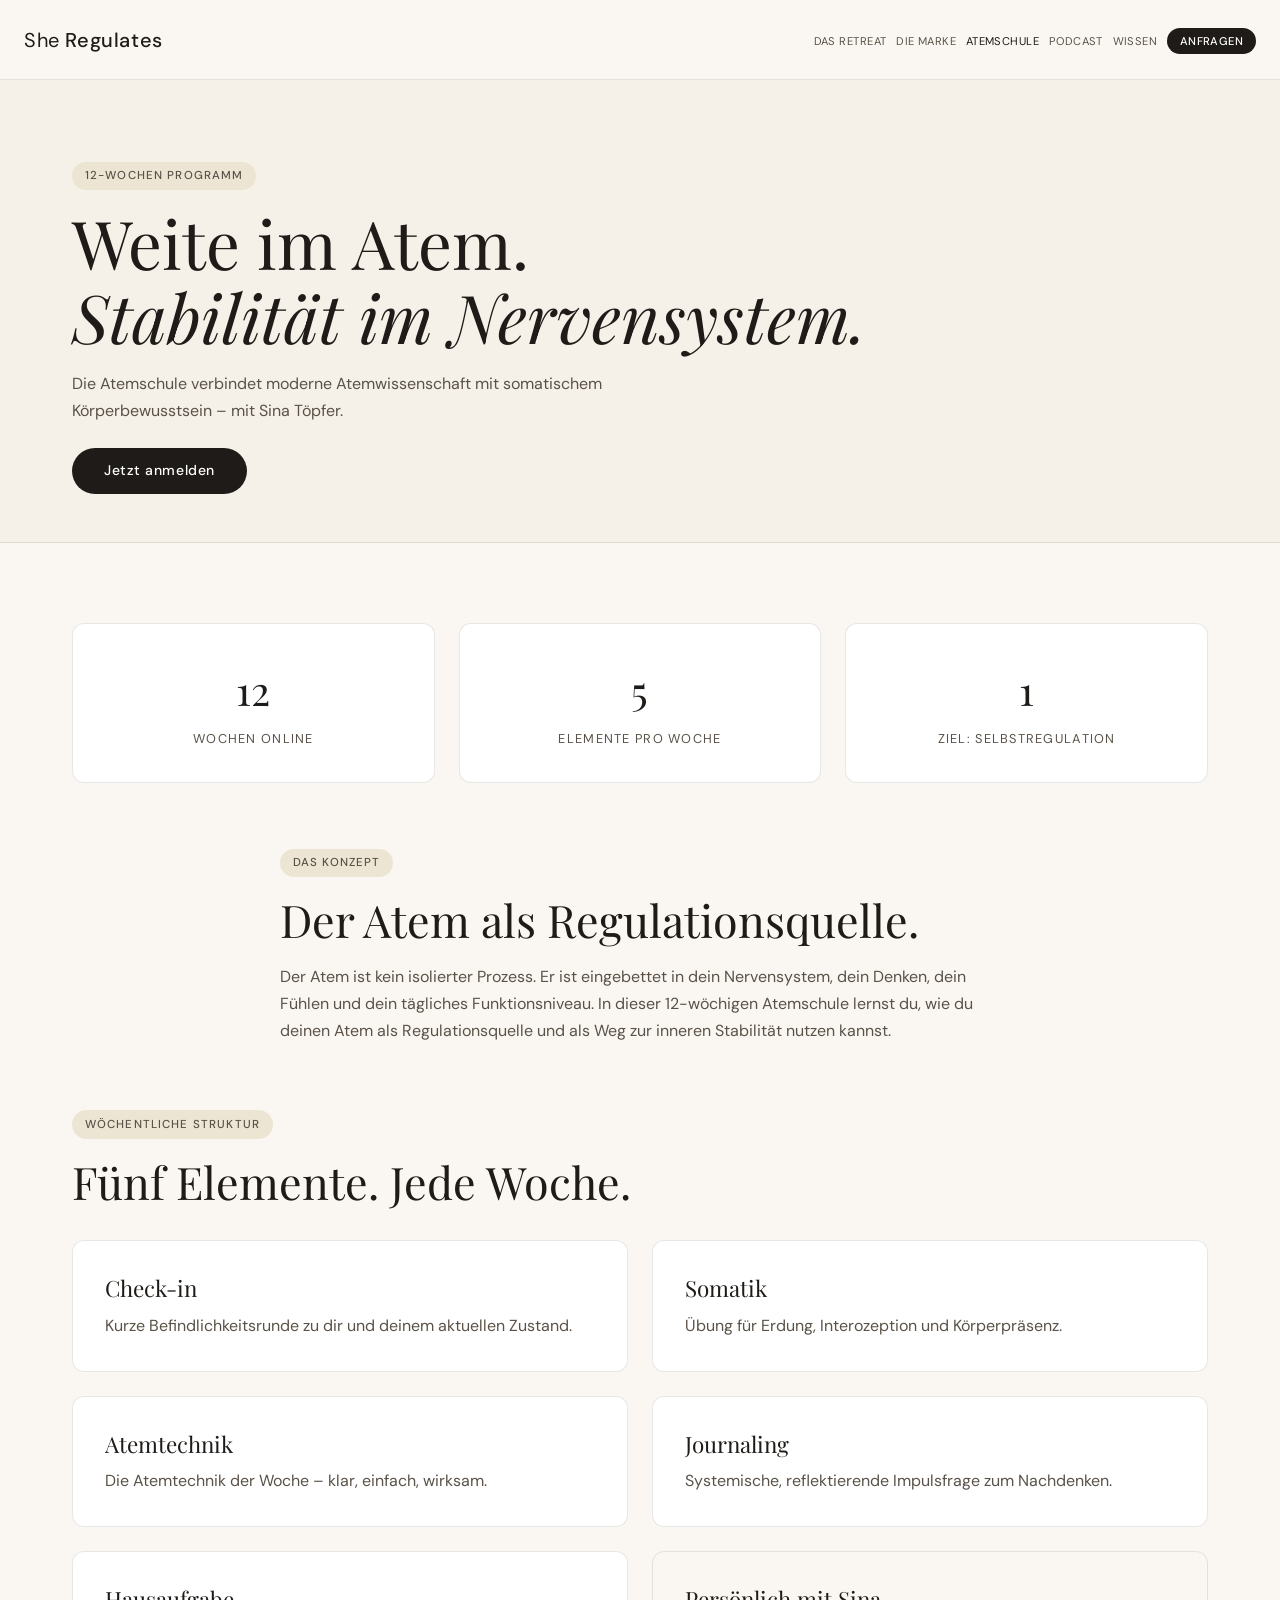
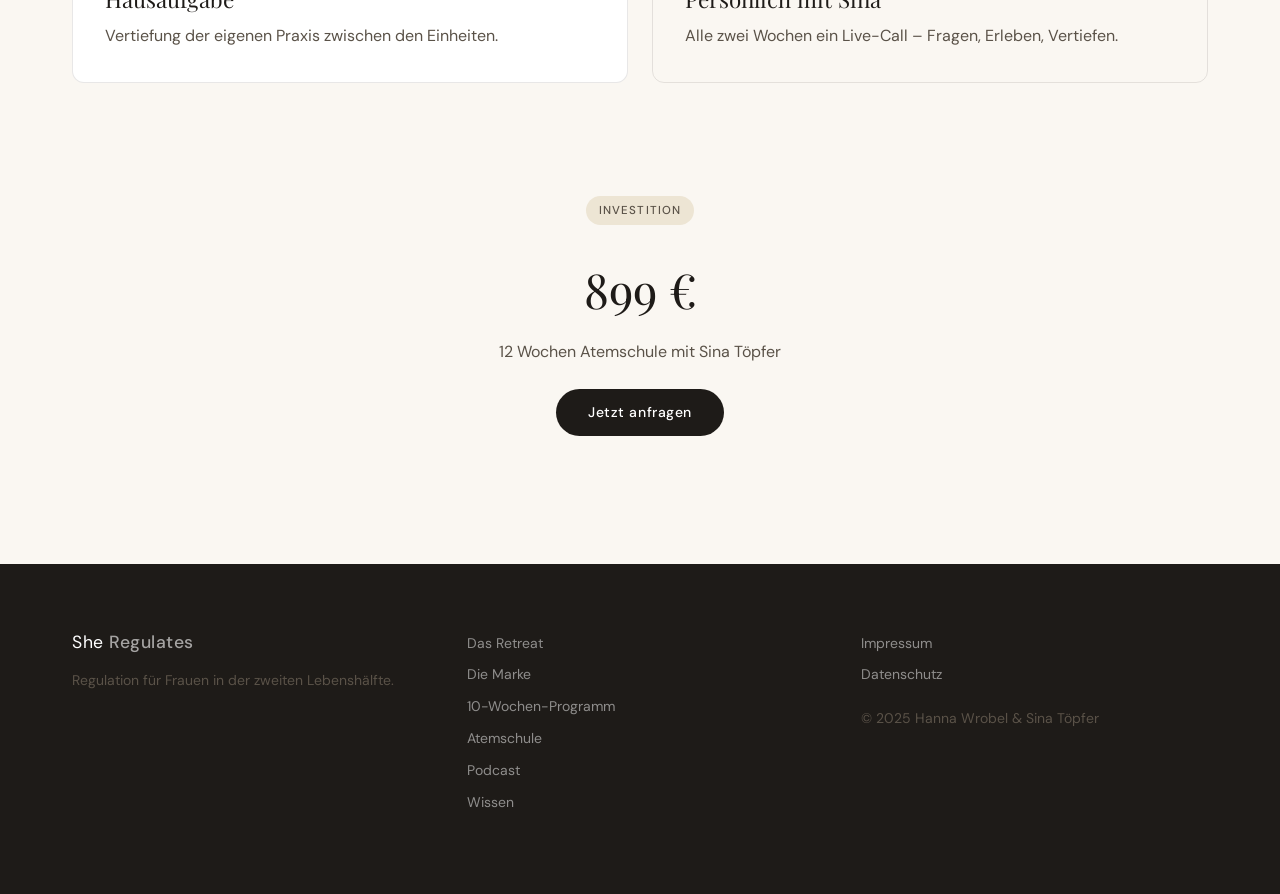
<file: atemschule.html>
<!DOCTYPE html>
<html lang="de">
<head>
<meta charset="UTF-8">
<meta name="viewport" content="width=device-width, initial-scale=1.0">
<title>Atemschule – She Regulates</title>
<link rel="preconnect" href="https://fonts.googleapis.com">
<link href="https://fonts.googleapis.com/css2?family=Playfair+Display:ital,wght@0,300;0,400;0,500;1,300;1,400&family=DM+Sans:wght@300;400;500&display=swap" rel="stylesheet">
<link rel="stylesheet" href="style.css">
</head>
<body>
<nav id="navbar">
  <div class="nav-inner">
    <a href="index.html" class="logo">She <span>Regulates</span></a>
    <ul class="nav-links">
      <li><a href="index.html">Das Retreat</a></li>
      <li><a href="marke.html">Die Marke</a></li>
      <li><a href="atemschule.html" class="active">Atemschule</a></li>
      <li><a href="podcast.html">Podcast</a></li>
      <li><a href="wissen.html">Wissen</a></li>
      <li><a href="index.html#anfragen" class="nav-cta">Anfragen</a></li>
    </ul>
    <button class="hamburger" id="hamburger" aria-label="Menü"><span></span><span></span><span></span></button>
  </div>
</nav>
<div class="mobile-menu" id="mobileMenu">  <a href="index.html">Das Retreat</a>  <a href="marke.html">Die Marke</a>  <a href="retreat-programm.html">Programm</a>  <a href="body-reset.html">Body Reset Code</a>  <a href="atemschule.html">Atemschule</a>  <a href="team.html">Das Team</a>  <a href="podcast.html">Podcast</a>  <a href="wissen.html">Wissen</a>  <a href="index.html#anfragen" class="btn btn-primary" style="margin-top:1rem">Anfragen</a></div>
<div class="page-hero"><div class="container"><span class="tag">12-Wochen Programm</span><h1>Weite im Atem.<br><em>Stabilität im Nervensystem.</em></h1><p style="max-width:560px;margin-top:1rem">Die Atemschule verbindet moderne Atemwissenschaft mit somatischem Körperbewusstsein – mit Sina Töpfer.</p><a href="index.html#anfragen" class="btn btn-primary" style="margin-top:1.5rem">Jetzt anmelden</a></div></div>
<section class="section"><div class="container">
  <div style="display:grid;grid-template-columns:1fr 1fr 1fr;gap:1.5rem;margin-bottom:4rem">
    <div class="card" style="text-align:center"><div style="font-size:2.5rem;font-family:var(--heading);font-weight:300;color:var(--text)">12</div><div style="font-size:.8rem;text-transform:uppercase;letter-spacing:.1em;color:var(--text-mid);margin-top:.25rem">Wochen Online</div></div>
    <div class="card" style="text-align:center"><div style="font-size:2.5rem;font-family:var(--heading);font-weight:300;color:var(--text)">5</div><div style="font-size:.8rem;text-transform:uppercase;letter-spacing:.1em;color:var(--text-mid);margin-top:.25rem">Elemente pro Woche</div></div>
    <div class="card" style="text-align:center"><div style="font-size:2.5rem;font-family:var(--heading);font-weight:300;color:var(--text)">1</div><div style="font-size:.8rem;text-transform:uppercase;letter-spacing:.1em;color:var(--text-mid);margin-top:.25rem">Ziel: Selbstregulation</div></div>
  </div>
  <div style="max-width:720px;margin:0 auto 4rem"><span class="tag">Das Konzept</span><h2>Der Atem als Regulationsquelle.</h2><p style="margin-top:1rem">Der Atem ist kein isolierter Prozess. Er ist eingebettet in dein Nervensystem, dein Denken, dein Fühlen und dein tägliches Funktionsniveau. In dieser 12-wöchigen Atemschule lernst du, wie du deinen Atem als Regulationsquelle und als Weg zur inneren Stabilität nutzen kannst.</p></div>
  <span class="tag">Wöchentliche Struktur</span><h2 style="margin-bottom:2rem">Fünf Elemente. Jede Woche.</h2>
  <div class="card-grid card-grid-2" style="margin-bottom:4rem">
    <div class="card"><h3>Check-in</h3><p style="margin-top:.5rem">Kurze Befindlichkeitsrunde zu dir und deinem aktuellen Zustand.</p></div>
    <div class="card"><h3>Somatik</h3><p style="margin-top:.5rem">Übung für Erdung, Interozeption und Körperpräsenz.</p></div>
    <div class="card"><h3>Atemtechnik</h3><p style="margin-top:.5rem">Die Atemtechnik der Woche – klar, einfach, wirksam.</p></div>
    <div class="card"><h3>Journaling</h3><p style="margin-top:.5rem">Systemische, reflektierende Impulsfrage zum Nachdenken.</p></div>
    <div class="card"><h3>Hausaufgabe</h3><p style="margin-top:.5rem">Vertiefung der eigenen Praxis zwischen den Einheiten.</p></div>
    <div class="card" style="background:var(--cream-dark)"><h3>Persönlich mit Sina</h3><p style="margin-top:.5rem">Alle zwei Wochen ein Live-Call – Fragen, Erleben, Vertiefen.</p></div>
  </div>
  <div style="text-align:center;background:var(--cream-dark);padding:3rem;border-radius:var(--radius)">
    <span class="tag">Investition</span>
    <div style="font-size:3rem;font-family:var(--heading);font-weight:300;margin:.5rem 0">899 €</div>
    <p>12 Wochen Atemschule mit Sina Töpfer</p>
    <a href="index.html#anfragen" class="btn btn-primary" style="margin-top:1.5rem">Jetzt anfragen</a>
  </div>
</div></section>
<footer><div class="container"><div class="footer-inner"><div><a href="index.html" class="logo">She <span>Regulates</span></a><p>Regulation für Frauen in der zweiten Lebenshälfte.</p></div><div class="footer-links"><a href="index.html">Das Retreat</a><a href="marke.html">Die Marke</a><a href="programm.html">10-Wochen-Programm</a><a href="atemschule.html">Atemschule</a><a href="podcast.html">Podcast</a><a href="wissen.html">Wissen</a></div><div class="footer-legal"><a href="impressum.html">Impressum</a><a href="datenschutz.html">Datenschutz</a><p style="margin-top:.75rem">© 2025 Hanna Wrobel &amp; Sina Töpfer</p></div></div></div></footer>
<script>
  const nb=document.getElementById('navbar');
  window.addEventListener('scroll',()=>nb.classList.toggle('scrolled',window.scrollY>40));
  const hb=document.getElementById('hamburger'),mm=document.getElementById('mobileMenu');
  hb.addEventListener('click',()=>{mm.classList.toggle('open');hb.classList.toggle('open');});
  mm.querySelectorAll('a').forEach(a=>a.addEventListener('click',()=>{mm.classList.remove('open');hb.classList.remove('open');}));
  
</script></body></html>
</file>
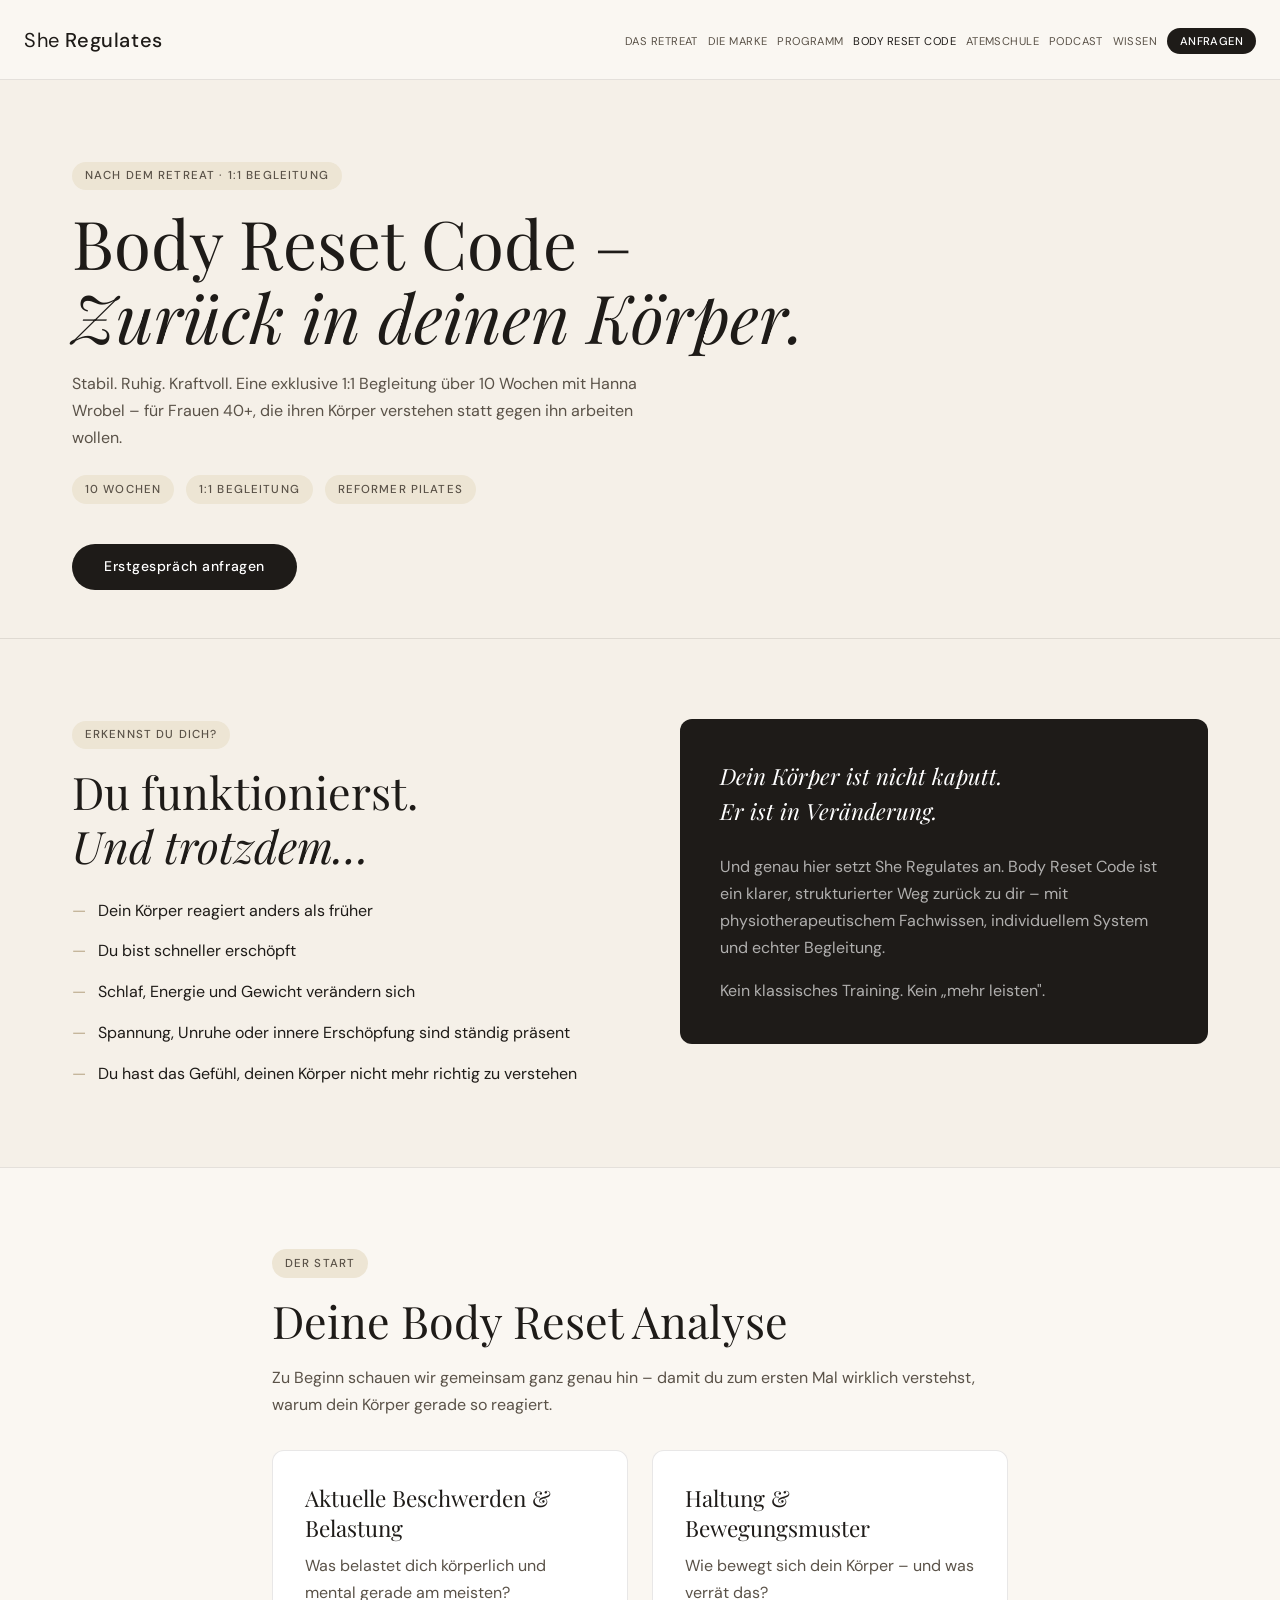
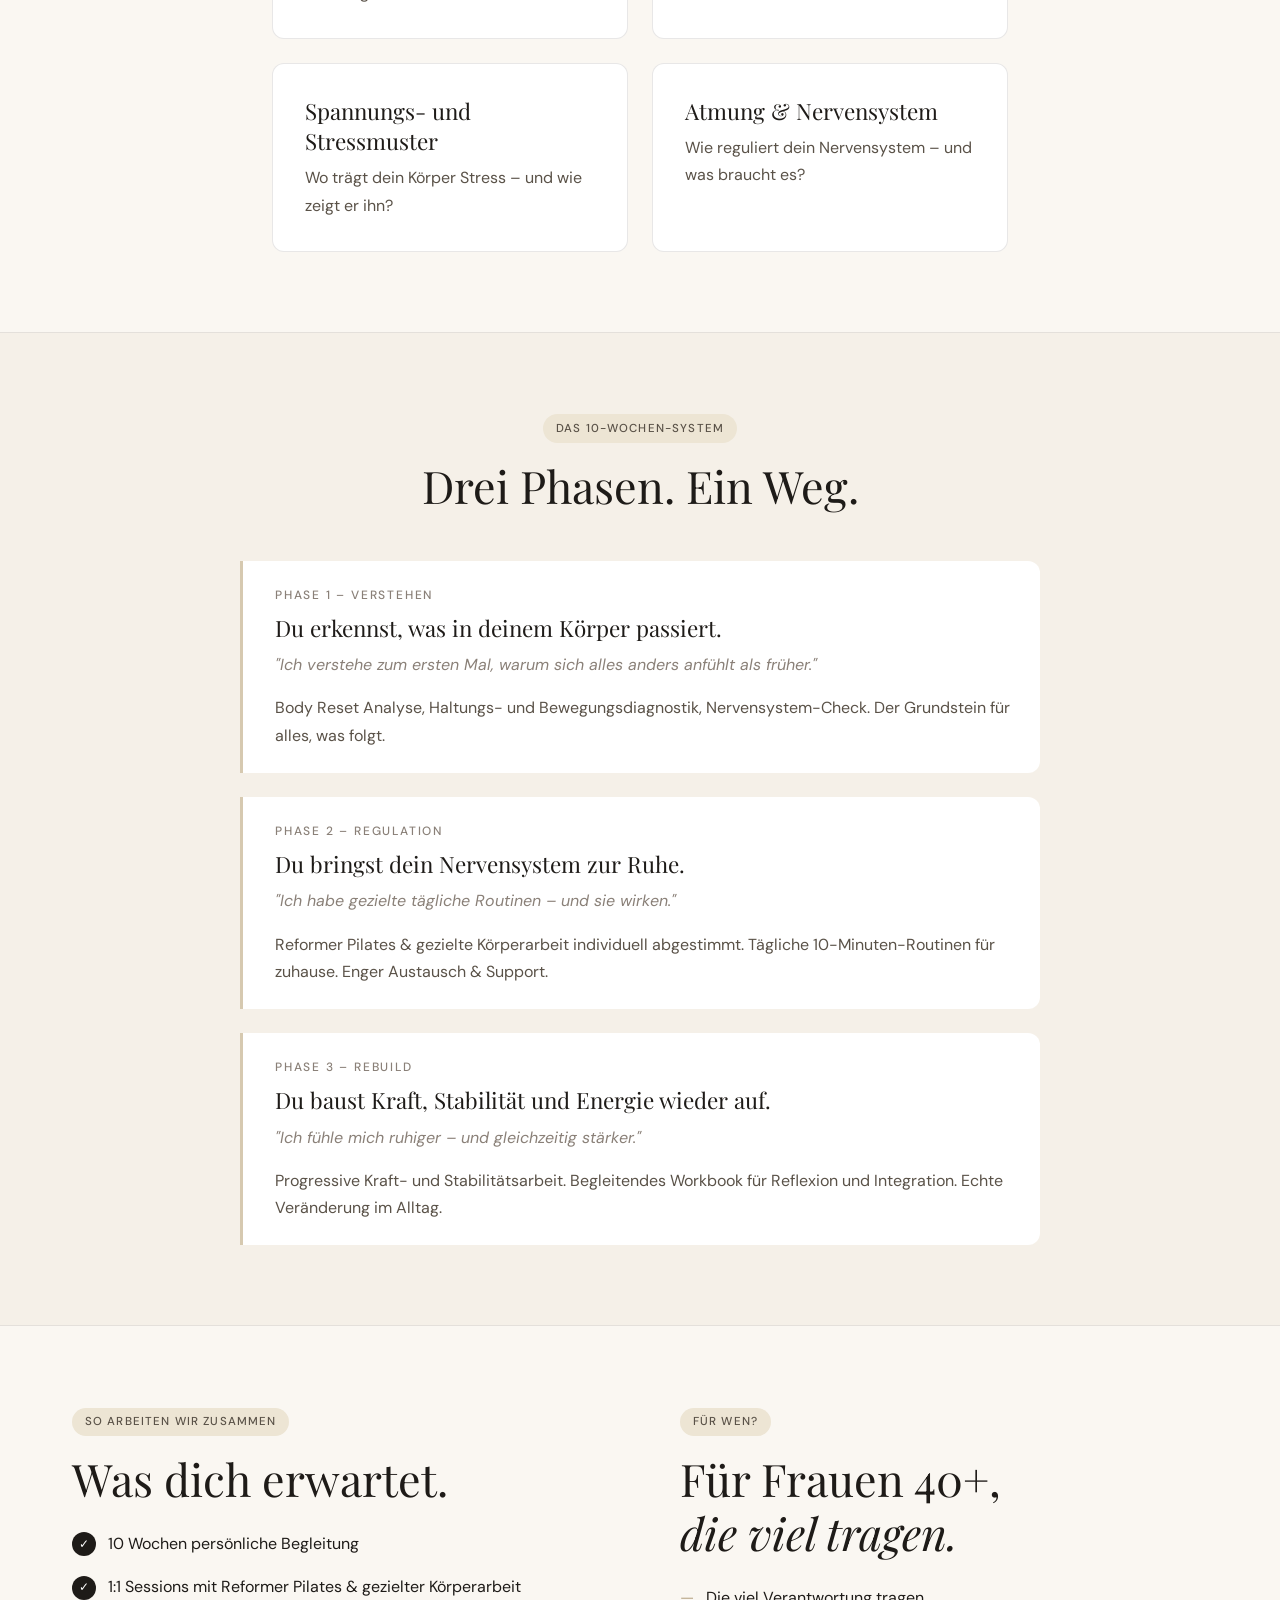
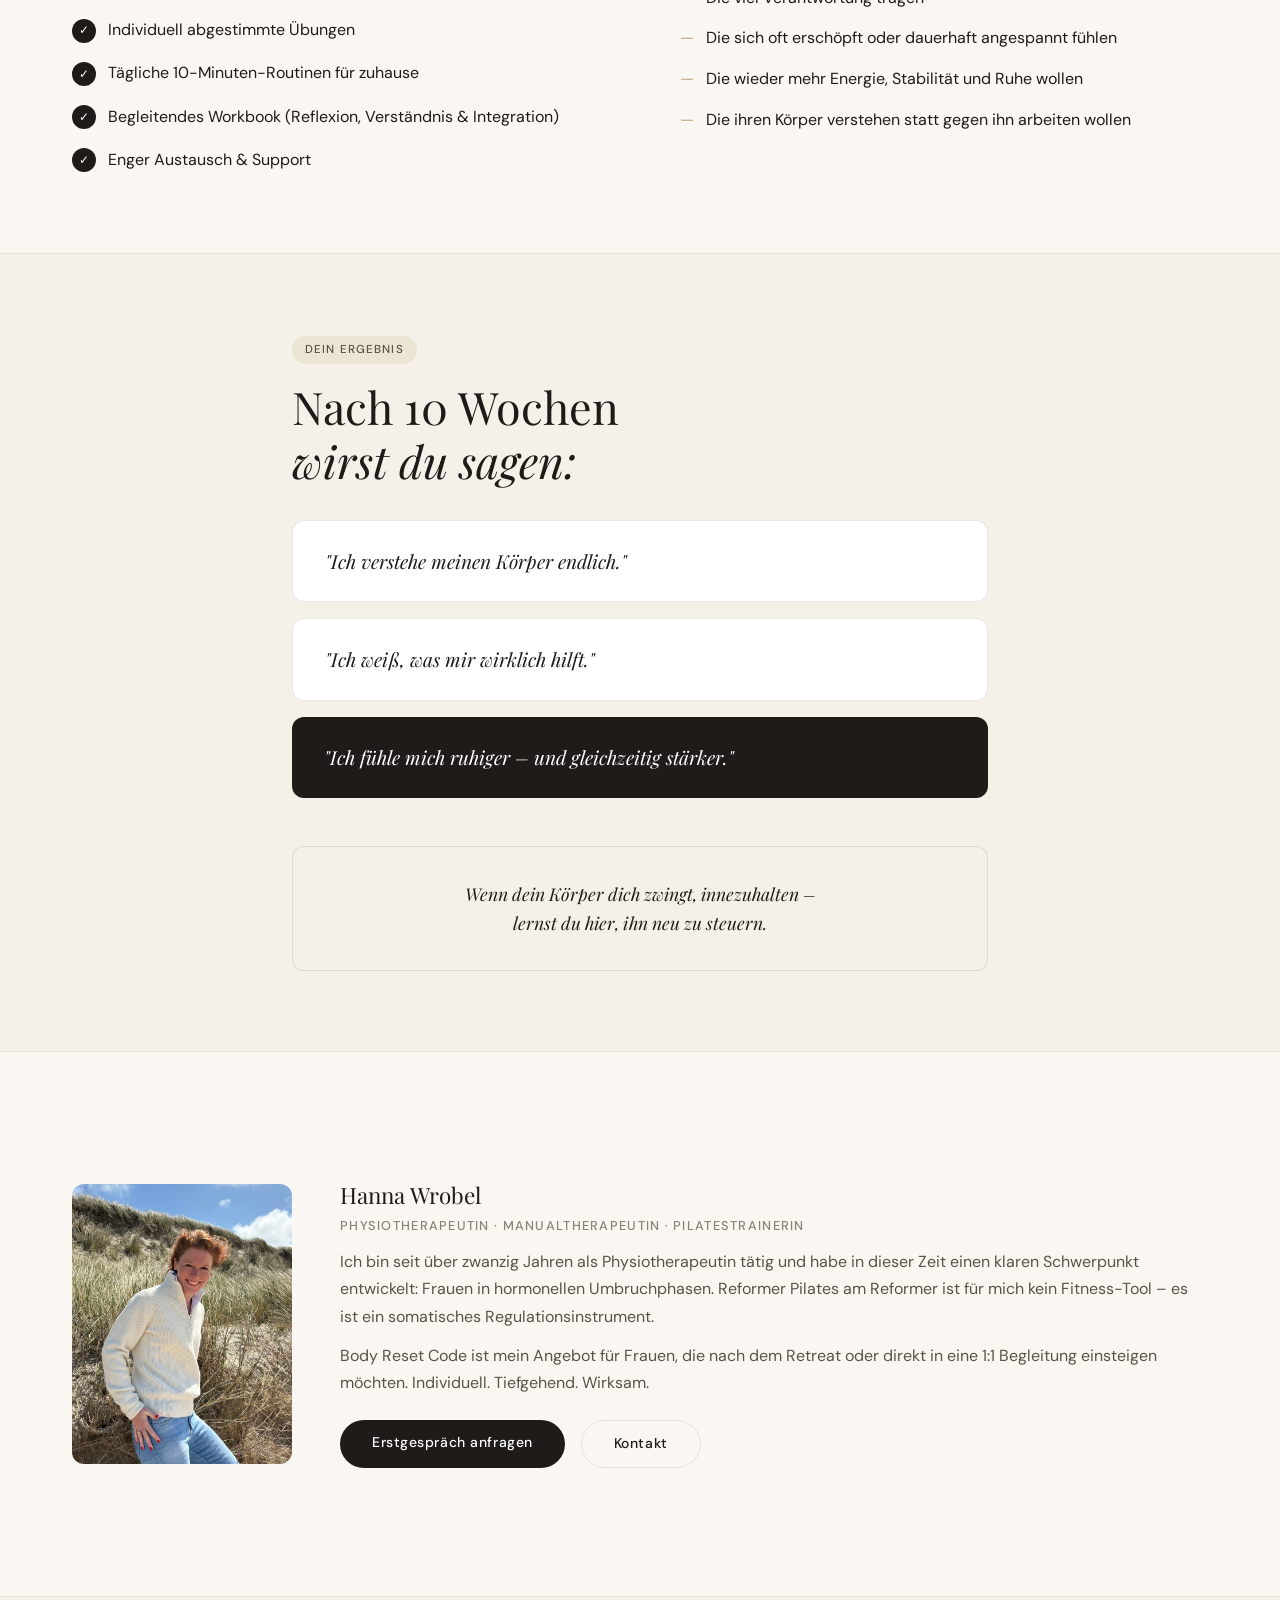
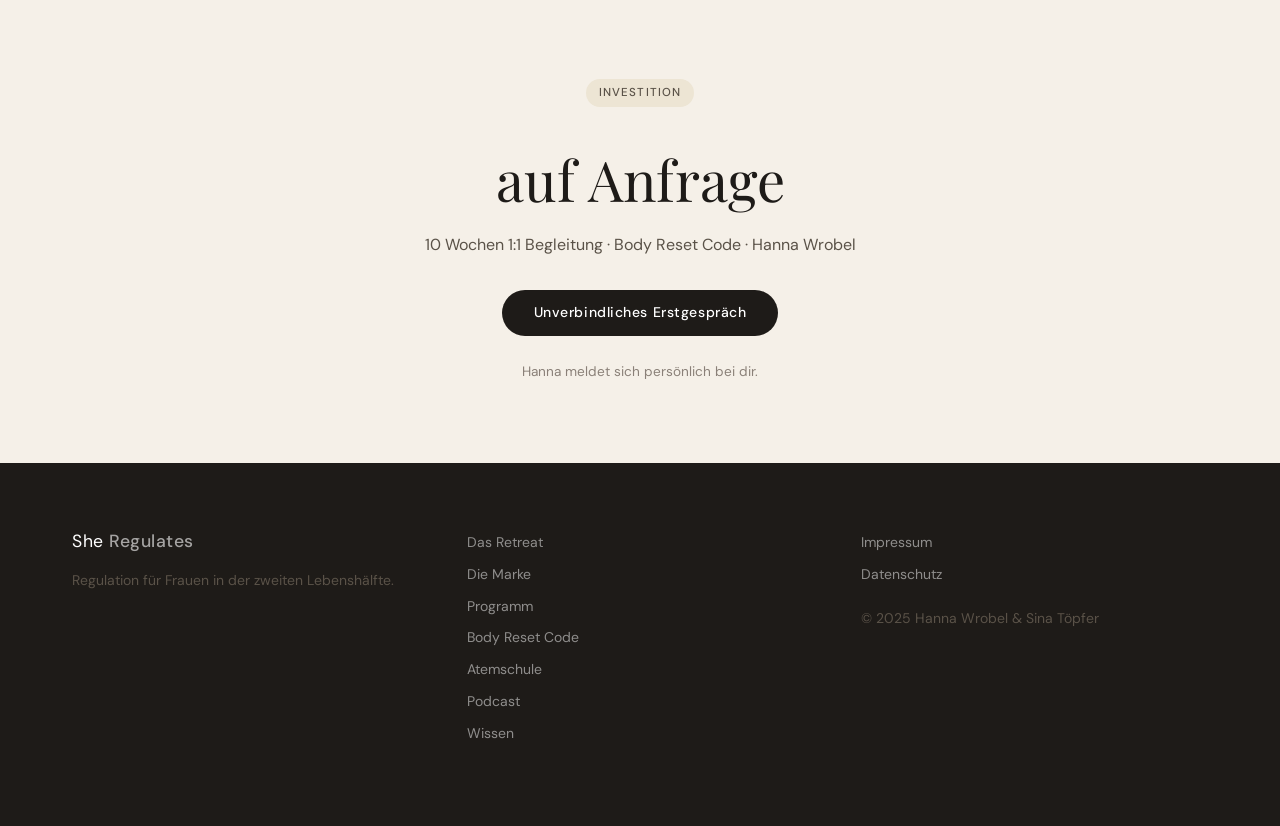
<file: body-reset.html>
<!DOCTYPE html>
<html lang="de">
<head>
<meta charset="UTF-8">
<meta name="viewport" content="width=device-width, initial-scale=1.0">
<title>Body Reset Code – She Regulates</title>
<link rel="preconnect" href="https://fonts.googleapis.com">
<link href="https://fonts.googleapis.com/css2?family=Playfair+Display:ital,wght@0,300;0,400;0,500;1,300;1,400&family=DM+Sans:wght@300;400;500&display=swap" rel="stylesheet">
<link rel="stylesheet" href="style.css">
</head>
<body>
<nav id="navbar">
  <div class="nav-inner">
    <a href="index.html" class="logo">She <span>Regulates</span></a>
    <ul class="nav-links">
      <li><a href="index.html">Das Retreat</a></li>
      <li><a href="marke.html">Die Marke</a></li>
      <li><a href="retreat-programm.html">Programm</a></li>
      <li><a href="body-reset.html" class="active">Body Reset Code</a></li>
      <li><a href="atemschule.html">Atemschule</a></li>
      <li><a href="podcast.html">Podcast</a></li>
      <li><a href="wissen.html">Wissen</a></li>
      <li><a href="index.html#anfragen" class="nav-cta">Anfragen</a></li>
    </ul>
    <button class="hamburger" id="hamburger" aria-label="Menü"><span></span><span></span><span></span></button>
  </div>
</nav>
<div class="mobile-menu" id="mobileMenu">  <a href="index.html">Das Retreat</a>  <a href="marke.html">Die Marke</a>  <a href="retreat-programm.html">Programm</a>  <a href="body-reset.html">Body Reset Code</a>  <a href="atemschule.html">Atemschule</a>  <a href="team.html">Das Team</a>  <a href="podcast.html">Podcast</a>  <a href="wissen.html">Wissen</a>  <a href="index.html#anfragen" class="btn btn-primary" style="margin-top:1rem">Anfragen</a></div>
<div class="page-hero">
  <div class="container">
    <span class="tag">Nach dem Retreat · 1:1 Begleitung</span>
    <h1>Body Reset Code –<br><em>Zurück in deinen Körper.</em></h1>
    <p style="max-width:600px;margin-top:1rem">Stabil. Ruhig. Kraftvoll. Eine exklusive 1:1 Begleitung über 10 Wochen mit Hanna Wrobel – für Frauen 40+, die ihren Körper verstehen statt gegen ihn arbeiten wollen.</p>
    <div style="display:flex;gap:.75rem;flex-wrap:wrap;margin-top:1.5rem">
      <span class="tag">10 Wochen</span>
      <span class="tag">1:1 Begleitung</span>
      <span class="tag">Reformer Pilates</span>
    </div>
    <a href="index.html#anfragen" class="btn btn-primary" style="margin-top:1.5rem">Erstgespräch anfragen</a>
  </div>
</div>

<!-- FÜHLT ES SICH SO AN -->
<section class="section" style="background:var(--beige-light)">
  <div class="container">
    <div style="display:grid;grid-template-columns:1fr 1fr;gap:5rem;align-items:start" class="vision-grid">
      <div>
        <span class="tag">Erkennst du dich?</span>
        <h2>Du funktionierst.<br><em>Und trotzdem…</em></h2>
        <ul style="list-style:none;margin-top:1.5rem;display:flex;flex-direction:column;gap:.85rem">
          <li style="display:flex;gap:.75rem"><span style="color:var(--beige-deep);font-weight:500;flex-shrink:0">—</span><span>Dein Körper reagiert anders als früher</span></li>
          <li style="display:flex;gap:.75rem"><span style="color:var(--beige-deep);font-weight:500;flex-shrink:0">—</span><span>Du bist schneller erschöpft</span></li>
          <li style="display:flex;gap:.75rem"><span style="color:var(--beige-deep);font-weight:500;flex-shrink:0">—</span><span>Schlaf, Energie und Gewicht verändern sich</span></li>
          <li style="display:flex;gap:.75rem"><span style="color:var(--beige-deep);font-weight:500;flex-shrink:0">—</span><span>Spannung, Unruhe oder innere Erschöpfung sind ständig präsent</span></li>
          <li style="display:flex;gap:.75rem"><span style="color:var(--beige-deep);font-weight:500;flex-shrink:0">—</span><span>Du hast das Gefühl, deinen Körper nicht mehr richtig zu verstehen</span></li>
        </ul>
      </div>
      <div style="background:var(--black);border-radius:var(--radius);padding:2.5rem">
        <p style="font-family:var(--heading);font-size:1.4rem;font-style:italic;color:#fff;line-height:1.55;margin-bottom:1.5rem">Dein Körper ist nicht kaputt.<br>Er ist in Veränderung.</p>
        <p style="color:rgba(255,255,255,.65);line-height:1.7">Und genau hier setzt She Regulates an. Body Reset Code ist ein klarer, strukturierter Weg zurück zu dir – mit physiotherapeutischem Fachwissen, individuellem System und echter Begleitung.</p>
        <p style="color:rgba(255,255,255,.65);margin-top:1rem">Kein klassisches Training. Kein „mehr leisten".</p>
      </div>
    </div>
  </div>
</section>

<div class="divider"></div>

<!-- START: ANALYSE -->
<section class="section">
  <div class="container" style="max-width:800px">
    <span class="tag">Der Start</span>
    <h2>Deine Body Reset Analyse</h2>
    <p style="margin-top:1rem">Zu Beginn schauen wir gemeinsam ganz genau hin – damit du zum ersten Mal wirklich verstehst, warum dein Körper gerade so reagiert.</p>
    <div class="card-grid card-grid-2" style="margin-top:2rem">
      <div class="card"><h3>Aktuelle Beschwerden &amp; Belastung</h3><p style="margin-top:.5rem">Was belastet dich körperlich und mental gerade am meisten?</p></div>
      <div class="card"><h3>Haltung &amp; Bewegungsmuster</h3><p style="margin-top:.5rem">Wie bewegt sich dein Körper – und was verrät das?</p></div>
      <div class="card"><h3>Spannungs- und Stressmuster</h3><p style="margin-top:.5rem">Wo trägt dein Körper Stress – und wie zeigt er ihn?</p></div>
      <div class="card"><h3>Atmung &amp; Nervensystem</h3><p style="margin-top:.5rem">Wie reguliert dein Nervensystem – und was braucht es?</p></div>
    </div>
  </div>
</section>

<div class="divider"></div>

<!-- 3 PHASEN -->
<section class="section" style="background:var(--beige-light)">
  <div class="container">
    <div style="text-align:center;margin-bottom:3rem">
      <span class="tag">Das 10-Wochen-System</span>
      <h2>Drei Phasen. Ein Weg.</h2>
    </div>
    <div style="display:flex;flex-direction:column;gap:1.5rem;max-width:800px;margin:0 auto">
      <div class="phase-card">
        <div class="phase-num">Phase 1 – Verstehen</div>
        <h3>Du erkennst, was in deinem Körper passiert.</h3>
        <p style="font-style:italic;margin:.5rem 0 1rem;color:var(--text-light)">"Ich verstehe zum ersten Mal, warum sich alles anders anfühlt als früher."</p>
        <p>Body Reset Analyse, Haltungs- und Bewegungsdiagnostik, Nervensystem-Check. Der Grundstein für alles, was folgt.</p>
      </div>
      <div class="phase-card">
        <div class="phase-num">Phase 2 – Regulation</div>
        <h3>Du bringst dein Nervensystem zur Ruhe.</h3>
        <p style="font-style:italic;margin:.5rem 0 1rem;color:var(--text-light)">"Ich habe gezielte tägliche Routinen – und sie wirken."</p>
        <p>Reformer Pilates &amp; gezielte Körperarbeit individuell abgestimmt. Tägliche 10-Minuten-Routinen für zuhause. Enger Austausch &amp; Support.</p>
      </div>
      <div class="phase-card">
        <div class="phase-num">Phase 3 – Rebuild</div>
        <h3>Du baust Kraft, Stabilität und Energie wieder auf.</h3>
        <p style="font-style:italic;margin:.5rem 0 1rem;color:var(--text-light)">"Ich fühle mich ruhiger – und gleichzeitig stärker."</p>
        <p>Progressive Kraft- und Stabilitätsarbeit. Begleitendes Workbook für Reflexion und Integration. Echte Veränderung im Alltag.</p>
      </div>
    </div>
  </div>
</section>

<div class="divider"></div>

<!-- SO ARBEITEN WIR -->
<section class="section">
  <div class="container">
    <div style="display:grid;grid-template-columns:1fr 1fr;gap:5rem;align-items:start" class="vision-grid">
      <div>
        <span class="tag">So arbeiten wir zusammen</span>
        <h2>Was dich erwartet.</h2>
        <ul style="list-style:none;margin-top:1.5rem;display:flex;flex-direction:column;gap:1rem">
          <li style="display:flex;gap:.75rem;align-items:flex-start"><span style="background:var(--black);color:#fff;border-radius:50%;width:24px;height:24px;display:flex;align-items:center;justify-content:center;font-size:.75rem;flex-shrink:0;margin-top:.15rem">✓</span><span>10 Wochen persönliche Begleitung</span></li>
          <li style="display:flex;gap:.75rem;align-items:flex-start"><span style="background:var(--black);color:#fff;border-radius:50%;width:24px;height:24px;display:flex;align-items:center;justify-content:center;font-size:.75rem;flex-shrink:0;margin-top:.15rem">✓</span><span>1:1 Sessions mit Reformer Pilates &amp; gezielter Körperarbeit</span></li>
          <li style="display:flex;gap:.75rem;align-items:flex-start"><span style="background:var(--black);color:#fff;border-radius:50%;width:24px;height:24px;display:flex;align-items:center;justify-content:center;font-size:.75rem;flex-shrink:0;margin-top:.15rem">✓</span><span>Individuell abgestimmte Übungen</span></li>
          <li style="display:flex;gap:.75rem;align-items:flex-start"><span style="background:var(--black);color:#fff;border-radius:50%;width:24px;height:24px;display:flex;align-items:center;justify-content:center;font-size:.75rem;flex-shrink:0;margin-top:.15rem">✓</span><span>Tägliche 10-Minuten-Routinen für zuhause</span></li>
          <li style="display:flex;gap:.75rem;align-items:flex-start"><span style="background:var(--black);color:#fff;border-radius:50%;width:24px;height:24px;display:flex;align-items:center;justify-content:center;font-size:.75rem;flex-shrink:0;margin-top:.15rem">✓</span><span>Begleitendes Workbook (Reflexion, Verständnis &amp; Integration)</span></li>
          <li style="display:flex;gap:.75rem;align-items:flex-start"><span style="background:var(--black);color:#fff;border-radius:50%;width:24px;height:24px;display:flex;align-items:center;justify-content:center;font-size:.75rem;flex-shrink:0;margin-top:.15rem">✓</span><span>Enger Austausch &amp; Support</span></li>
        </ul>
      </div>
      <div>
        <span class="tag">Für wen?</span>
        <h2>Für Frauen 40+,<br><em>die viel tragen.</em></h2>
        <ul style="list-style:none;margin-top:1.5rem;display:flex;flex-direction:column;gap:.85rem">
          <li style="display:flex;gap:.75rem"><span style="color:var(--beige-deep);font-weight:500;flex-shrink:0">—</span><span>Die viel Verantwortung tragen</span></li>
          <li style="display:flex;gap:.75rem"><span style="color:var(--beige-deep);font-weight:500;flex-shrink:0">—</span><span>Die sich oft erschöpft oder dauerhaft angespannt fühlen</span></li>
          <li style="display:flex;gap:.75rem"><span style="color:var(--beige-deep);font-weight:500;flex-shrink:0">—</span><span>Die wieder mehr Energie, Stabilität und Ruhe wollen</span></li>
          <li style="display:flex;gap:.75rem"><span style="color:var(--beige-deep);font-weight:500;flex-shrink:0">—</span><span>Die ihren Körper verstehen statt gegen ihn arbeiten wollen</span></li>
        </ul>
      </div>
    </div>
  </div>
</section>

<div class="divider"></div>

<!-- ERGEBNIS -->
<section class="section" style="background:var(--beige-light)">
  <div class="container" style="max-width:760px;margin:0 auto">
    <span class="tag">Dein Ergebnis</span>
    <h2>Nach 10 Wochen<br><em>wirst du sagen:</em></h2>
    <div style="display:flex;flex-direction:column;gap:1rem;margin-top:2rem">
      <div style="background:#fff;border-radius:var(--radius);padding:1.5rem 2rem;border:1px solid var(--border)">
        <p style="font-family:var(--heading);font-size:1.2rem;font-style:italic;color:var(--text)">"Ich verstehe meinen Körper endlich."</p>
      </div>
      <div style="background:#fff;border-radius:var(--radius);padding:1.5rem 2rem;border:1px solid var(--border)">
        <p style="font-family:var(--heading);font-size:1.2rem;font-style:italic;color:var(--text)">"Ich weiß, was mir wirklich hilft."</p>
      </div>
      <div style="background:var(--black);border-radius:var(--radius);padding:1.5rem 2rem">
        <p style="font-family:var(--heading);font-size:1.2rem;font-style:italic;color:#fff">"Ich fühle mich ruhiger – und gleichzeitig stärker."</p>
      </div>
    </div>
    <div style="margin-top:3rem;padding:2rem;background:var(--beige-light);border:1px solid var(--border);border-radius:var(--radius);text-align:center">
      <p style="font-family:var(--heading);font-size:1.1rem;color:var(--text);font-style:italic">Wenn dein Körper dich zwingt, innezuhalten –<br>lernst du hier, ihn neu zu steuern.</p>
    </div>
  </div>
</section>

<div class="divider"></div>

<!-- HANNA -->
<section class="section">
  <div class="container">
    <div class="person-card">
      <img src="hanna-team.jpg" alt="Hanna Wrobel" class="person-img" style="object-position:center 20%">
      <div class="person-info">
        <h3>Hanna Wrobel</h3>
        <p class="person-role">Physiotherapeutin · Manualtherapeutin · Pilatestrainerin</p>
        <p>Ich bin seit über zwanzig Jahren als Physiotherapeutin tätig und habe in dieser Zeit einen klaren Schwerpunkt entwickelt: Frauen in hormonellen Umbruchphasen. Reformer Pilates am Reformer ist für mich kein Fitness-Tool – es ist ein somatisches Regulationsinstrument.</p>
        <p>Body Reset Code ist mein Angebot für Frauen, die nach dem Retreat oder direkt in eine 1:1 Begleitung einsteigen möchten. Individuell. Tiefgehend. Wirksam.</p>
        <div style="display:flex;gap:1rem;flex-wrap:wrap;margin-top:1.5rem">
          <a href="index.html#anfragen" class="btn btn-primary">Erstgespräch anfragen</a>
          <a href="mailto:hanna.wrobel@pilatescompany.de" class="btn btn-outline">Kontakt</a>
        </div>
      </div>
    </div>
  </div>
</section>

<div class="divider"></div>

<!-- CTA -->
<section class="section" style="background:var(--beige-light)">
  <div class="container" style="text-align:center;max-width:580px;margin:0 auto">
    <span class="tag">Investition</span>
    <div style="font-size:3.5rem;font-family:var(--heading);font-weight:300;margin:.5rem 0 .25rem">auf Anfrage</div>
    <p style="margin-bottom:2rem">10 Wochen 1:1 Begleitung · Body Reset Code · Hanna Wrobel</p>
    <a href="index.html#anfragen" class="btn btn-primary">Unverbindliches Erstgespräch</a>
    <p style="margin-top:1.5rem;font-size:.85rem;color:var(--text-light)">Hanna meldet sich persönlich bei dir.</p>
  </div>
</section>
<footer><div class="container"><div class="footer-inner">
  <div><a href="index.html" class="logo">She <span>Regulates</span></a><p>Regulation für Frauen in der zweiten Lebenshälfte.</p></div>
  <div class="footer-links">
    <a href="index.html">Das Retreat</a>
    <a href="marke.html">Die Marke</a>
    <a href="retreat-programm.html">Programm</a>
    <a href="body-reset.html">Body Reset Code</a>
    <a href="atemschule.html">Atemschule</a>
    <a href="podcast.html">Podcast</a>
    <a href="wissen.html">Wissen</a>
  </div>
  <div class="footer-legal">
    <a href="impressum.html">Impressum</a>
    <a href="datenschutz.html">Datenschutz</a>
    <p style="margin-top:.75rem">© 2025 Hanna Wrobel &amp; Sina Töpfer</p>
  </div>
</div></div></footer>
<script>
  const nb=document.getElementById('navbar');
  window.addEventListener('scroll',()=>nb.classList.toggle('scrolled',window.scrollY>40));
  const hb=document.getElementById('hamburger'),mm=document.getElementById('mobileMenu');
  hb.addEventListener('click',()=>{mm.classList.toggle('open');hb.classList.toggle('open');});
  mm.querySelectorAll('a').forEach(a=>a.addEventListener('click',()=>{mm.classList.remove('open');hb.classList.remove('open');}));
  
</script></body></html>
</file>
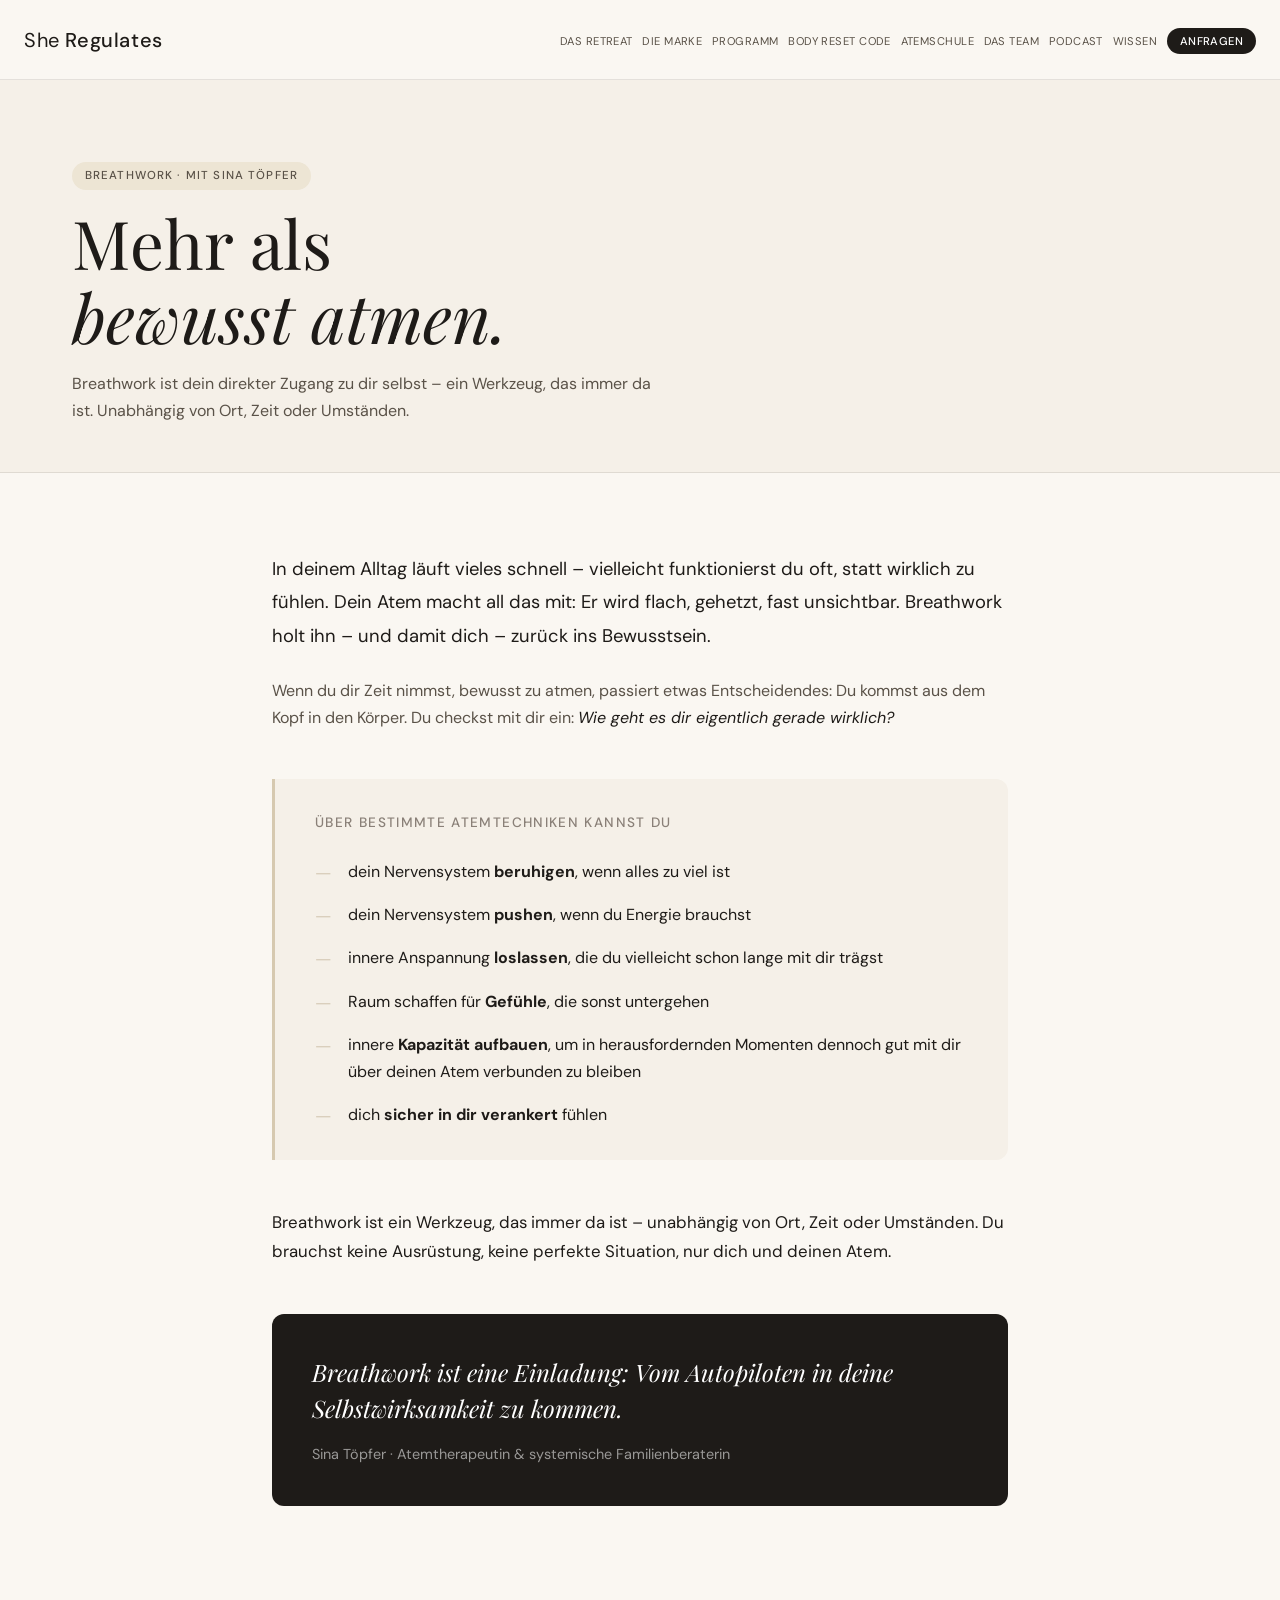
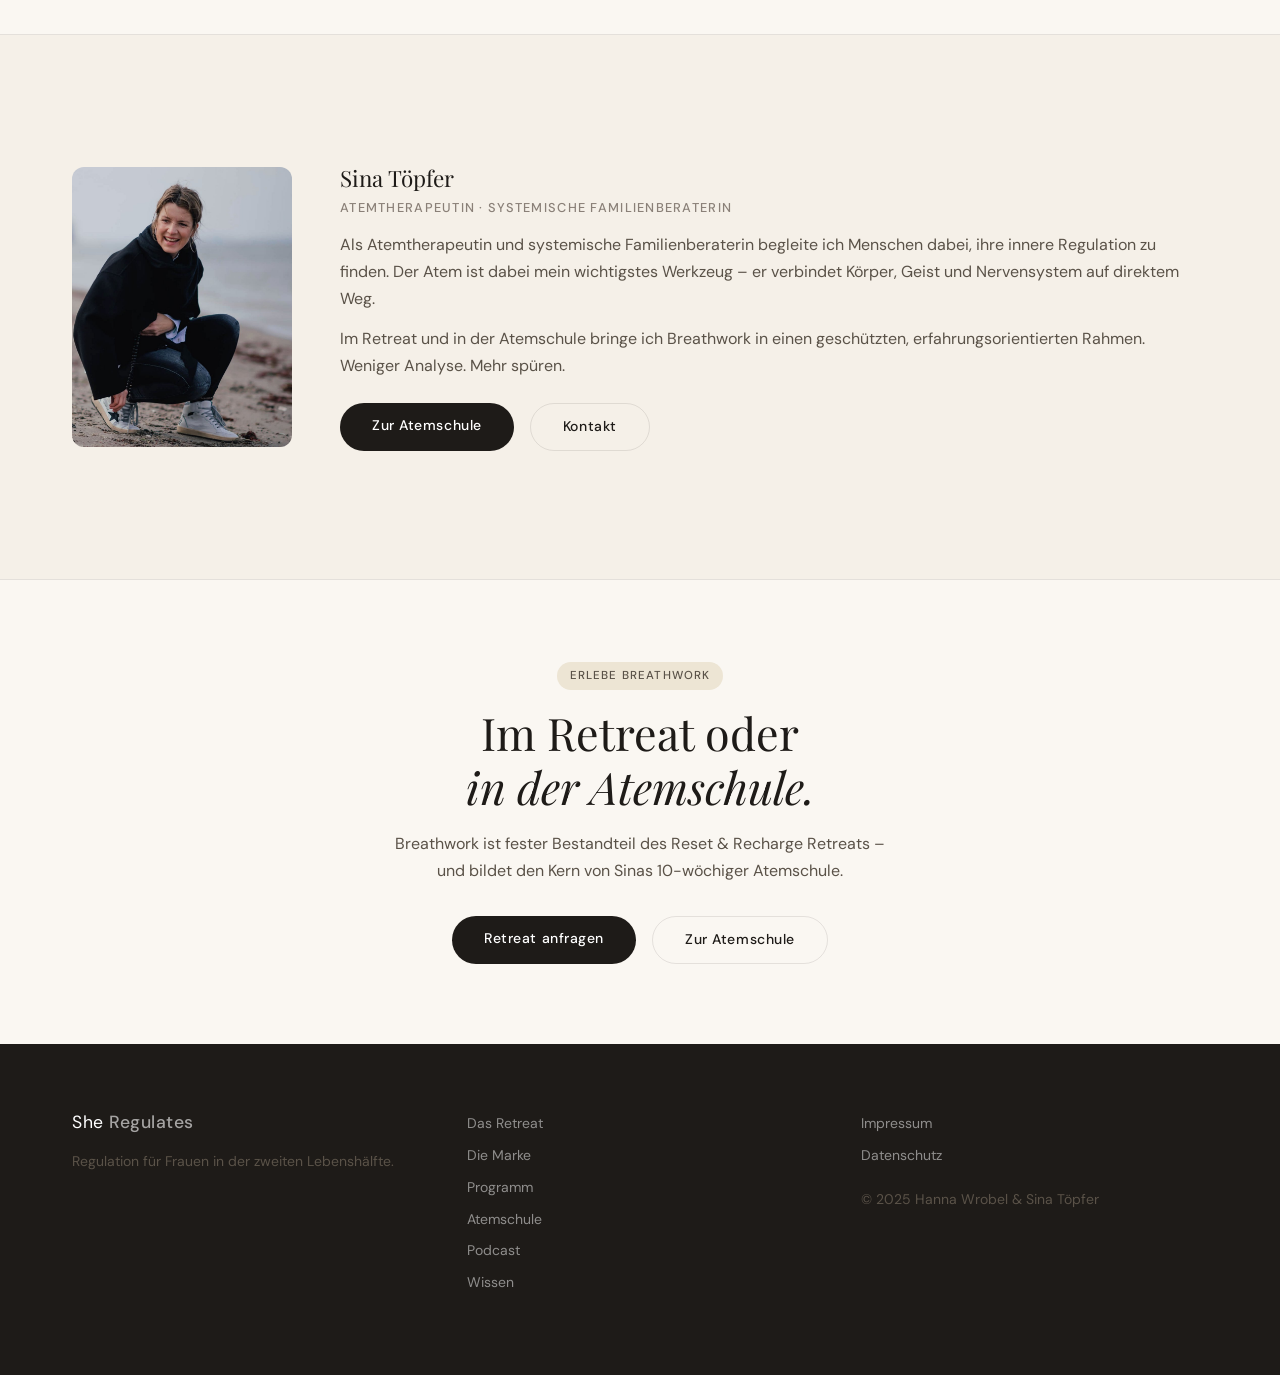
<file: breathwork.html>
<!DOCTYPE html>
<html lang="de">
<head>
<meta charset="UTF-8">
<meta name="viewport" content="width=device-width, initial-scale=1.0">
<title>Breathwork – She Regulates</title>
<link rel="preconnect" href="https://fonts.googleapis.com">
<link href="https://fonts.googleapis.com/css2?family=Playfair+Display:ital,wght@0,300;0,400;0,500;1,300;1,400&family=DM+Sans:wght@300;400;500&display=swap" rel="stylesheet">
<link rel="stylesheet" href="style.css">
</head>
<body>
<nav id="navbar">
  <div class="nav-inner">
    <a href="index.html" class="logo">She <span>Regulates</span></a>
    <ul class="nav-links">
      <li><a href="index.html">Das Retreat</a></li>
      <li><a href="marke.html">Die Marke</a></li>
      <li><a href="retreat-programm.html">Programm</a></li>
      <li><a href="body-reset.html">Body Reset Code</a></li>
      <li><a href="atemschule.html">Atemschule</a></li>
      <li><a href="team.html">Das Team</a></li>
      <li><a href="podcast.html">Podcast</a></li>
      <li><a href="wissen.html">Wissen</a></li>
      <li><a href="index.html#anfragen" class="nav-cta">Anfragen</a></li>
    </ul>
    <button class="hamburger" id="hamburger" aria-label="Menü"><span></span><span></span><span></span></button>
  </div>
</nav>
<div class="mobile-menu" id="mobileMenu">  <a href="index.html">Das Retreat</a>  <a href="marke.html">Die Marke</a>  <a href="retreat-programm.html">Programm</a>  <a href="body-reset.html">Body Reset Code</a>  <a href="atemschule.html">Atemschule</a>  <a href="team.html">Das Team</a>  <a href="podcast.html">Podcast</a>  <a href="wissen.html">Wissen</a>  <a href="index.html#anfragen" class="btn btn-primary" style="margin-top:1rem">Anfragen</a></div>
<div class="page-hero">
  <div class="container">
    <span class="tag">Breathwork · mit Sina Töpfer</span>
    <h1>Mehr als<br><em>bewusst atmen.</em></h1>
    <p style="max-width:600px;margin-top:1rem">Breathwork ist dein direkter Zugang zu dir selbst – ein Werkzeug, das immer da ist. Unabhängig von Ort, Zeit oder Umständen.</p>
  </div>
</div>

<section class="section">
  <div class="container" style="max-width:800px">

    <p style="font-size:1.15rem;color:var(--text);line-height:1.8">In deinem Alltag läuft vieles schnell – vielleicht funktionierst du oft, statt wirklich zu fühlen. Dein Atem macht all das mit: Er wird flach, gehetzt, fast unsichtbar. Breathwork holt ihn – und damit dich – zurück ins Bewusstsein.</p>

    <p style="margin-top:1.5rem">Wenn du dir Zeit nimmst, bewusst zu atmen, passiert etwas Entscheidendes: Du kommst aus dem Kopf in den Körper. Du checkst mit dir ein: <em style="color:var(--text)">Wie geht es dir eigentlich gerade wirklich?</em></p>

    <div style="margin:3rem 0;padding:2rem 2.5rem;background:var(--beige-light);border-left:3px solid var(--beige-dark);border-radius:0 var(--radius) var(--radius) 0">
      <p style="font-size:.85rem;font-weight:500;letter-spacing:.1em;text-transform:uppercase;color:var(--text-light);margin-bottom:1.5rem">Über bestimmte Atemtechniken kannst du</p>
      <ul style="list-style:none;display:flex;flex-direction:column;gap:1rem">
        <li style="display:flex;gap:1rem;align-items:flex-start"><span style="font-family:var(--heading);font-size:1.2rem;color:var(--beige-deep);flex-shrink:0;line-height:1.4">—</span><span>dein Nervensystem <strong>beruhigen</strong>, wenn alles zu viel ist</span></li>
        <li style="display:flex;gap:1rem;align-items:flex-start"><span style="font-family:var(--heading);font-size:1.2rem;color:var(--beige-deep);flex-shrink:0;line-height:1.4">—</span><span>dein Nervensystem <strong>pushen</strong>, wenn du Energie brauchst</span></li>
        <li style="display:flex;gap:1rem;align-items:flex-start"><span style="font-family:var(--heading);font-size:1.2rem;color:var(--beige-deep);flex-shrink:0;line-height:1.4">—</span><span>innere Anspannung <strong>loslassen</strong>, die du vielleicht schon lange mit dir trägst</span></li>
        <li style="display:flex;gap:1rem;align-items:flex-start"><span style="font-family:var(--heading);font-size:1.2rem;color:var(--beige-deep);flex-shrink:0;line-height:1.4">—</span><span>Raum schaffen für <strong>Gefühle</strong>, die sonst untergehen</span></li>
        <li style="display:flex;gap:1rem;align-items:flex-start"><span style="font-family:var(--heading);font-size:1.2rem;color:var(--beige-deep);flex-shrink:0;line-height:1.4">—</span><span>innere <strong>Kapazität aufbauen</strong>, um in herausfordernden Momenten dennoch gut mit dir über deinen Atem verbunden zu bleiben</span></li>
        <li style="display:flex;gap:1rem;align-items:flex-start"><span style="font-family:var(--heading);font-size:1.2rem;color:var(--beige-deep);flex-shrink:0;line-height:1.4">—</span><span>dich <strong>sicher in dir verankert</strong> fühlen</span></li>
      </ul>
    </div>

    <p style="font-size:1.05rem;color:var(--text)">Breathwork ist ein Werkzeug, das immer da ist – unabhängig von Ort, Zeit oder Umständen. Du brauchst keine Ausrüstung, keine perfekte Situation, nur dich und deinen Atem.</p>

    <div style="margin:3rem 0;background:var(--black);border-radius:var(--radius);padding:2.5rem">
      <p style="font-family:var(--heading);font-size:1.5rem;font-style:italic;color:#fff;line-height:1.5;margin-bottom:1rem">Breathwork ist eine Einladung: Vom Autopiloten in deine Selbstwirksamkeit zu kommen.</p>
      <p style="color:rgba(255,255,255,.55);font-size:.9rem">Sina Töpfer · Atemtherapeutin &amp; systemische Familienberaterin</p>
    </div>

  </div>
</section>

<div class="divider"></div>

<!-- SINA -->
<section class="section" style="background:var(--beige-light)">
  <div class="container">
    <div class="person-card">
      <img src="Sina_Bild.png" alt="Sina Töpfer" class="person-img">
      <div class="person-info">
        <h3>Sina Töpfer</h3>
        <p class="person-role">Atemtherapeutin · Systemische Familienberaterin</p>
        <p>Als Atemtherapeutin und systemische Familienberaterin begleite ich Menschen dabei, ihre innere Regulation zu finden. Der Atem ist dabei mein wichtigstes Werkzeug – er verbindet Körper, Geist und Nervensystem auf direktem Weg.</p>
        <p>Im Retreat und in der Atemschule bringe ich Breathwork in einen geschützten, erfahrungsorientierten Rahmen. Weniger Analyse. Mehr spüren.</p>
        <div style="display:flex;gap:1rem;flex-wrap:wrap;margin-top:1.5rem">
          <a href="atemschule.html" class="btn btn-primary">Zur Atemschule</a>
          <a href="mailto:toepfer@systemischefamilienberaterin.de" class="btn btn-outline">Kontakt</a>
        </div>
      </div>
    </div>
  </div>
</section>

<div class="divider"></div>

<!-- CTA -->
<section class="section">
  <div class="container" style="text-align:center;max-width:580px;margin:0 auto">
    <span class="tag">Erlebe Breathwork</span>
    <h2>Im Retreat oder<br><em>in der Atemschule.</em></h2>
    <p style="margin:1rem 0 2rem">Breathwork ist fester Bestandteil des Reset &amp; Recharge Retreats – und bildet den Kern von Sinas 10-wöchiger Atemschule.</p>
    <div style="display:flex;gap:1rem;justify-content:center;flex-wrap:wrap">
      <a href="index.html#anfragen" class="btn btn-primary">Retreat anfragen</a>
      <a href="atemschule.html" class="btn btn-outline">Zur Atemschule</a>
    </div>
  </div>
</section>
<footer><div class="container"><div class="footer-inner">
  <div><a href="index.html" class="logo">She <span>Regulates</span></a><p>Regulation für Frauen in der zweiten Lebenshälfte.</p></div>
  <div class="footer-links">
    <a href="index.html">Das Retreat</a>
    <a href="marke.html">Die Marke</a>
    <a href="retreat-programm.html">Programm</a>
    <a href="atemschule.html">Atemschule</a>
    <a href="podcast.html">Podcast</a>
    <a href="wissen.html">Wissen</a>
  </div>
  <div class="footer-legal">
    <a href="impressum.html">Impressum</a>
    <a href="datenschutz.html">Datenschutz</a>
    <p style="margin-top:.75rem">© 2025 Hanna Wrobel &amp; Sina Töpfer</p>
  </div>
</div></div></footer>
<script>
  const nb=document.getElementById('navbar');
  window.addEventListener('scroll',()=>nb.classList.toggle('scrolled',window.scrollY>40));
  const hb=document.getElementById('hamburger'),mm=document.getElementById('mobileMenu');
  hb.addEventListener('click',()=>{mm.classList.toggle('open');hb.classList.toggle('open');});
  mm.querySelectorAll('a').forEach(a=>a.addEventListener('click',()=>{mm.classList.remove('open');hb.classList.remove('open');}));
  
</script></body></html>
</file>
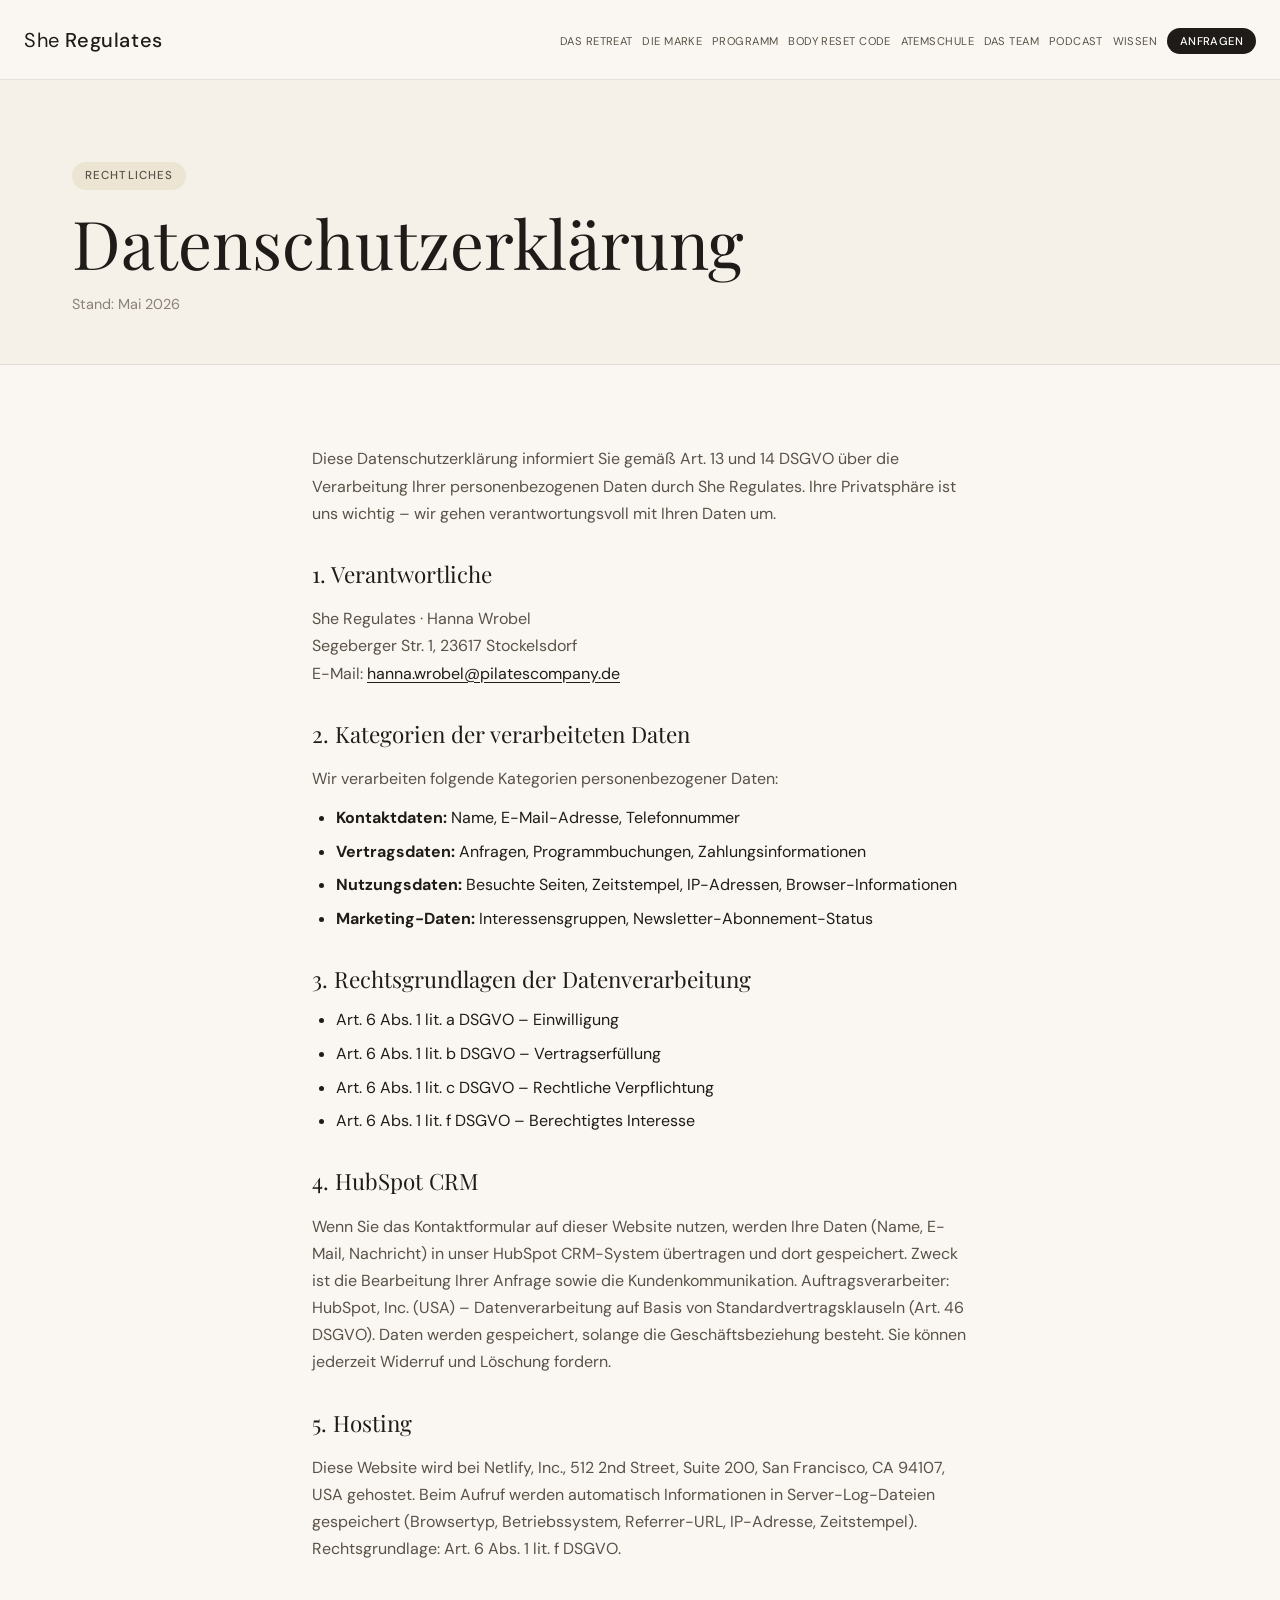
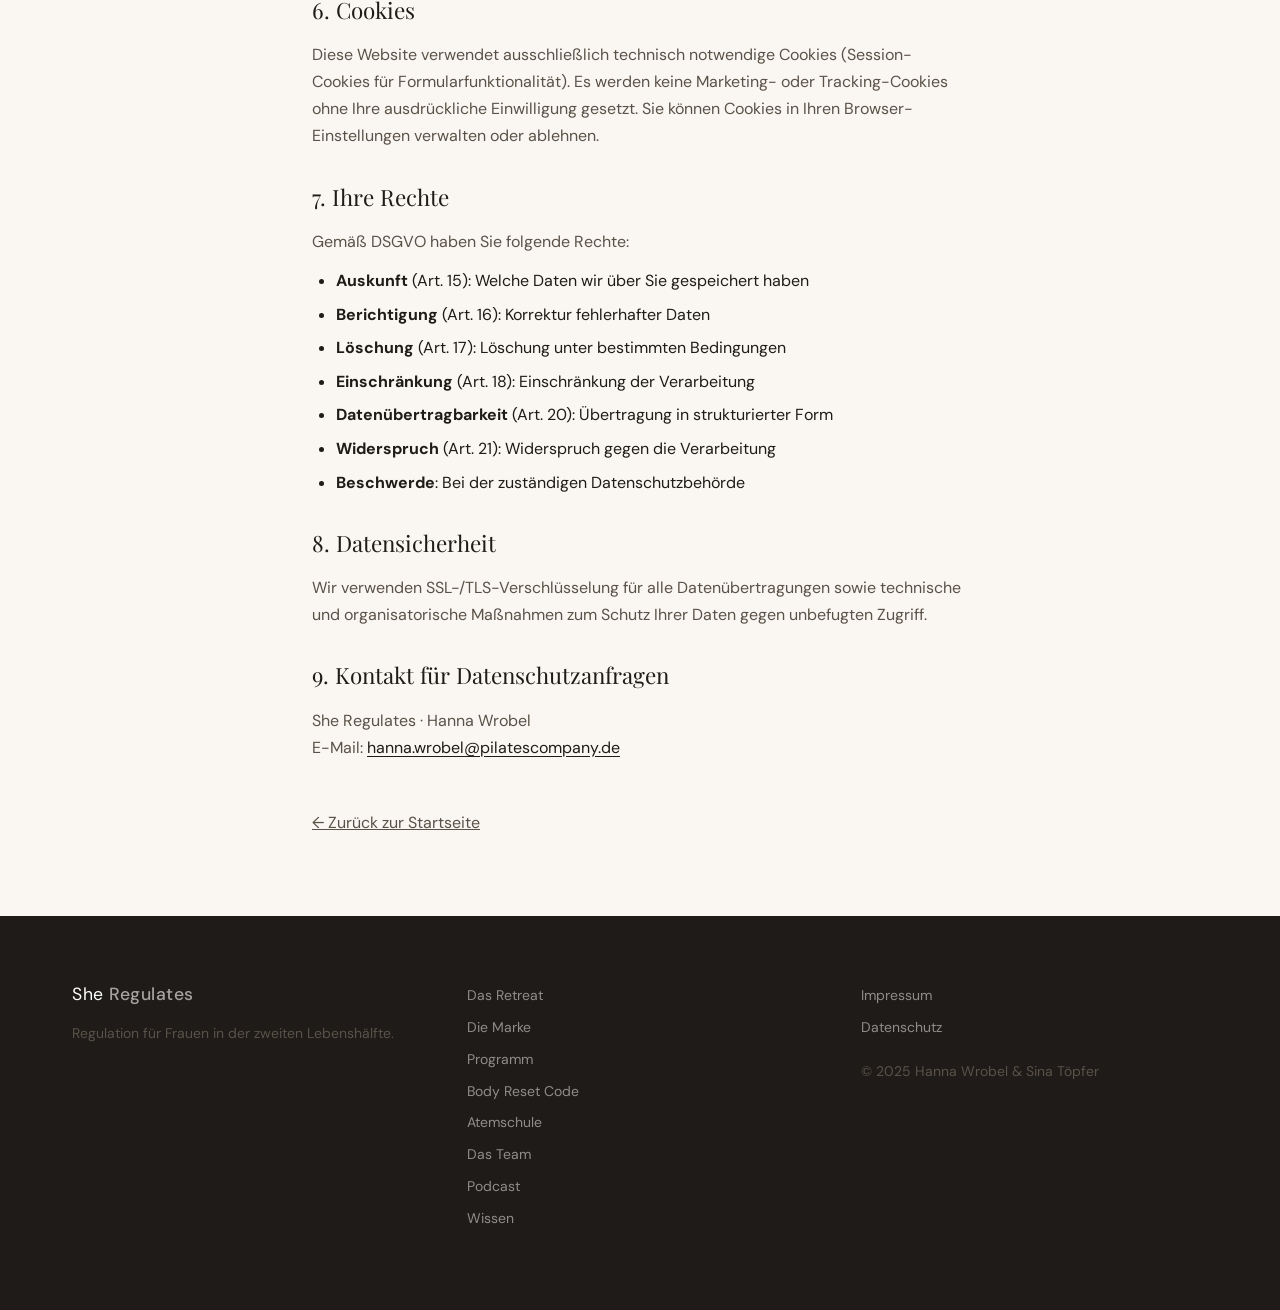
<file: datenschutz.html>
<!DOCTYPE html>
<html lang="de">
<head>
<meta charset="UTF-8">
<meta name="viewport" content="width=device-width, initial-scale=1.0">
<title>Datenschutzerklärung – She Regulates</title>
<link rel="preconnect" href="https://fonts.googleapis.com">
<link href="https://fonts.googleapis.com/css2?family=Playfair+Display:ital,wght@0,300;0,400;0,500;1,300;1,400&family=DM+Sans:wght@300;400;500&display=swap" rel="stylesheet">
<link rel="stylesheet" href="style.css">
</head>
<body>
<nav id="navbar">
  <div class="nav-inner">
    <a href="index.html" class="logo">She <span>Regulates</span></a>
    <ul class="nav-links">
      <li><a href="index.html">Das Retreat</a></li>
      <li><a href="marke.html">Die Marke</a></li>
      <li><a href="retreat-programm.html">Programm</a></li>
      <li><a href="body-reset.html">Body Reset Code</a></li>
      <li><a href="atemschule.html">Atemschule</a></li>
      <li><a href="team.html">Das Team</a></li>
      <li><a href="podcast.html">Podcast</a></li>
      <li><a href="wissen.html">Wissen</a></li>
      <li><a href="index.html#anfragen" class="nav-cta">Anfragen</a></li>
    </ul>
    <button class="hamburger" id="hamburger" aria-label="Menü"><span></span><span></span><span></span></button>
  </div>
</nav>
<div class="mobile-menu" id="mobileMenu">  <a href="index.html">Das Retreat</a>  <a href="marke.html">Die Marke</a>  <a href="retreat-programm.html">Programm</a>  <a href="body-reset.html">Body Reset Code</a>  <a href="atemschule.html">Atemschule</a>  <a href="team.html">Das Team</a>  <a href="podcast.html">Podcast</a>  <a href="wissen.html">Wissen</a>  <a href="index.html#anfragen" class="btn btn-primary" style="margin-top:1rem">Anfragen</a></div>
<div class="page-hero">
  <div class="container">
    <span class="tag">Rechtliches</span>
    <h1>Datenschutz&shy;erklärung</h1>
    <p style="margin-top:.75rem;color:var(--text-light);font-size:.9rem">Stand: Mai 2026</p>
  </div>
</div>
<section class="section">
  <div class="container" style="max-width:720px">

    <p>Diese Datenschutzerklärung informiert Sie gemäß Art. 13 und 14 DSGVO über die Verarbeitung Ihrer personenbezogenen Daten durch She Regulates. Ihre Privatsphäre ist uns wichtig – wir gehen verantwortungsvoll mit Ihren Daten um.</p>

    <h3 style="margin-top:2rem">1. Verantwortliche</h3>
    <p style="margin-top:1rem">
      She Regulates · Hanna Wrobel<br>
      Segeberger Str. 1, 23617 Stockelsdorf<br>
      E-Mail: <a href="mailto:hanna.wrobel@pilatescompany.de" style="color:var(--text);text-decoration:underline;text-underline-offset:3px">hanna.wrobel@pilatescompany.de</a>
    </p>

    <h3 style="margin-top:2rem">2. Kategorien der verarbeiteten Daten</h3>
    <p style="margin-top:1rem">Wir verarbeiten folgende Kategorien personenbezogener Daten:</p>
    <ul style="margin-top:.75rem;padding-left:1.5rem;display:flex;flex-direction:column;gap:.4rem">
      <li><strong>Kontaktdaten:</strong> Name, E-Mail-Adresse, Telefonnummer</li>
      <li><strong>Vertragsdaten:</strong> Anfragen, Programmbuchungen, Zahlungsinformationen</li>
      <li><strong>Nutzungsdaten:</strong> Besuchte Seiten, Zeitstempel, IP-Adressen, Browser-Informationen</li>
      <li><strong>Marketing-Daten:</strong> Interessensgruppen, Newsletter-Abonnement-Status</li>
    </ul>

    <h3 style="margin-top:2rem">3. Rechtsgrundlagen der Datenverarbeitung</h3>
    <ul style="margin-top:.75rem;padding-left:1.5rem;display:flex;flex-direction:column;gap:.4rem">
      <li>Art. 6 Abs. 1 lit. a DSGVO – Einwilligung</li>
      <li>Art. 6 Abs. 1 lit. b DSGVO – Vertragserfüllung</li>
      <li>Art. 6 Abs. 1 lit. c DSGVO – Rechtliche Verpflichtung</li>
      <li>Art. 6 Abs. 1 lit. f DSGVO – Berechtigtes Interesse</li>
    </ul>

    <h3 style="margin-top:2rem">4. HubSpot CRM</h3>
    <p style="margin-top:1rem">Wenn Sie das Kontaktformular auf dieser Website nutzen, werden Ihre Daten (Name, E-Mail, Nachricht) in unser HubSpot CRM-System übertragen und dort gespeichert. Zweck ist die Bearbeitung Ihrer Anfrage sowie die Kundenkommunikation. Auftragsverarbeiter: HubSpot, Inc. (USA) – Datenverarbeitung auf Basis von Standardvertragsklauseln (Art. 46 DSGVO). Daten werden gespeichert, solange die Geschäftsbeziehung besteht. Sie können jederzeit Widerruf und Löschung fordern.</p>

    <h3 style="margin-top:2rem">5. Hosting</h3>
    <p style="margin-top:1rem">Diese Website wird bei Netlify, Inc., 512 2nd Street, Suite 200, San Francisco, CA 94107, USA gehostet. Beim Aufruf werden automatisch Informationen in Server-Log-Dateien gespeichert (Browsertyp, Betriebssystem, Referrer-URL, IP-Adresse, Zeitstempel). Rechtsgrundlage: Art. 6 Abs. 1 lit. f DSGVO.</p>

    <h3 style="margin-top:2rem">6. Cookies</h3>
    <p style="margin-top:1rem">Diese Website verwendet ausschließlich technisch notwendige Cookies (Session-Cookies für Formularfunktionalität). Es werden keine Marketing- oder Tracking-Cookies ohne Ihre ausdrückliche Einwilligung gesetzt. Sie können Cookies in Ihren Browser-Einstellungen verwalten oder ablehnen.</p>

    <h3 style="margin-top:2rem">7. Ihre Rechte</h3>
    <p style="margin-top:1rem">Gemäß DSGVO haben Sie folgende Rechte:</p>
    <ul style="margin-top:.75rem;padding-left:1.5rem;display:flex;flex-direction:column;gap:.4rem">
      <li><strong>Auskunft</strong> (Art. 15): Welche Daten wir über Sie gespeichert haben</li>
      <li><strong>Berichtigung</strong> (Art. 16): Korrektur fehlerhafter Daten</li>
      <li><strong>Löschung</strong> (Art. 17): Löschung unter bestimmten Bedingungen</li>
      <li><strong>Einschränkung</strong> (Art. 18): Einschränkung der Verarbeitung</li>
      <li><strong>Datenübertragbarkeit</strong> (Art. 20): Übertragung in strukturierter Form</li>
      <li><strong>Widerspruch</strong> (Art. 21): Widerspruch gegen die Verarbeitung</li>
      <li><strong>Beschwerde</strong>: Bei der zuständigen Datenschutzbehörde</li>
    </ul>

    <h3 style="margin-top:2rem">8. Datensicherheit</h3>
    <p style="margin-top:1rem">Wir verwenden SSL-/TLS-Verschlüsselung für alle Datenübertragungen sowie technische und organisatorische Maßnahmen zum Schutz Ihrer Daten gegen unbefugten Zugriff.</p>

    <h3 style="margin-top:2rem">9. Kontakt für Datenschutzanfragen</h3>
    <p style="margin-top:1rem">
      She Regulates · Hanna Wrobel<br>
      E-Mail: <a href="mailto:hanna.wrobel@pilatescompany.de" style="color:var(--text);text-decoration:underline;text-underline-offset:3px">hanna.wrobel@pilatescompany.de</a>
    </p>

    <p style="margin-top:3rem"><a href="index.html" style="color:var(--text-mid)">← Zurück zur Startseite</a></p>
  </div>
</section>
<footer><div class="container"><div class="footer-inner">
  <div><a href="index.html" class="logo">She <span>Regulates</span></a><p>Regulation für Frauen in der zweiten Lebenshälfte.</p></div>
  <div class="footer-links">
    <a href="index.html">Das Retreat</a><a href="marke.html">Die Marke</a>
    <a href="retreat-programm.html">Programm</a><a href="body-reset.html">Body Reset Code</a>
    <a href="atemschule.html">Atemschule</a><a href="team.html">Das Team</a>
    <a href="podcast.html">Podcast</a><a href="wissen.html">Wissen</a>
  </div>
  <div class="footer-legal">
    <a href="impressum.html">Impressum</a>
    <a href="datenschutz.html">Datenschutz</a>
    <p style="margin-top:.75rem">© 2025 Hanna Wrobel &amp; Sina Töpfer</p>
  </div>
</div></div></footer>
<script>
  const nb=document.getElementById('navbar');
  window.addEventListener('scroll',()=>nb.classList.toggle('scrolled',window.scrollY>40));
  const hb=document.getElementById('hamburger'),mm=document.getElementById('mobileMenu');
  hb.addEventListener('click',()=>{mm.classList.toggle('open');hb.classList.toggle('open');});
  mm.querySelectorAll('a').forEach(a=>a.addEventListener('click',()=>{mm.classList.remove('open');hb.classList.remove('open');}));
  
</script></body></html>
</file>
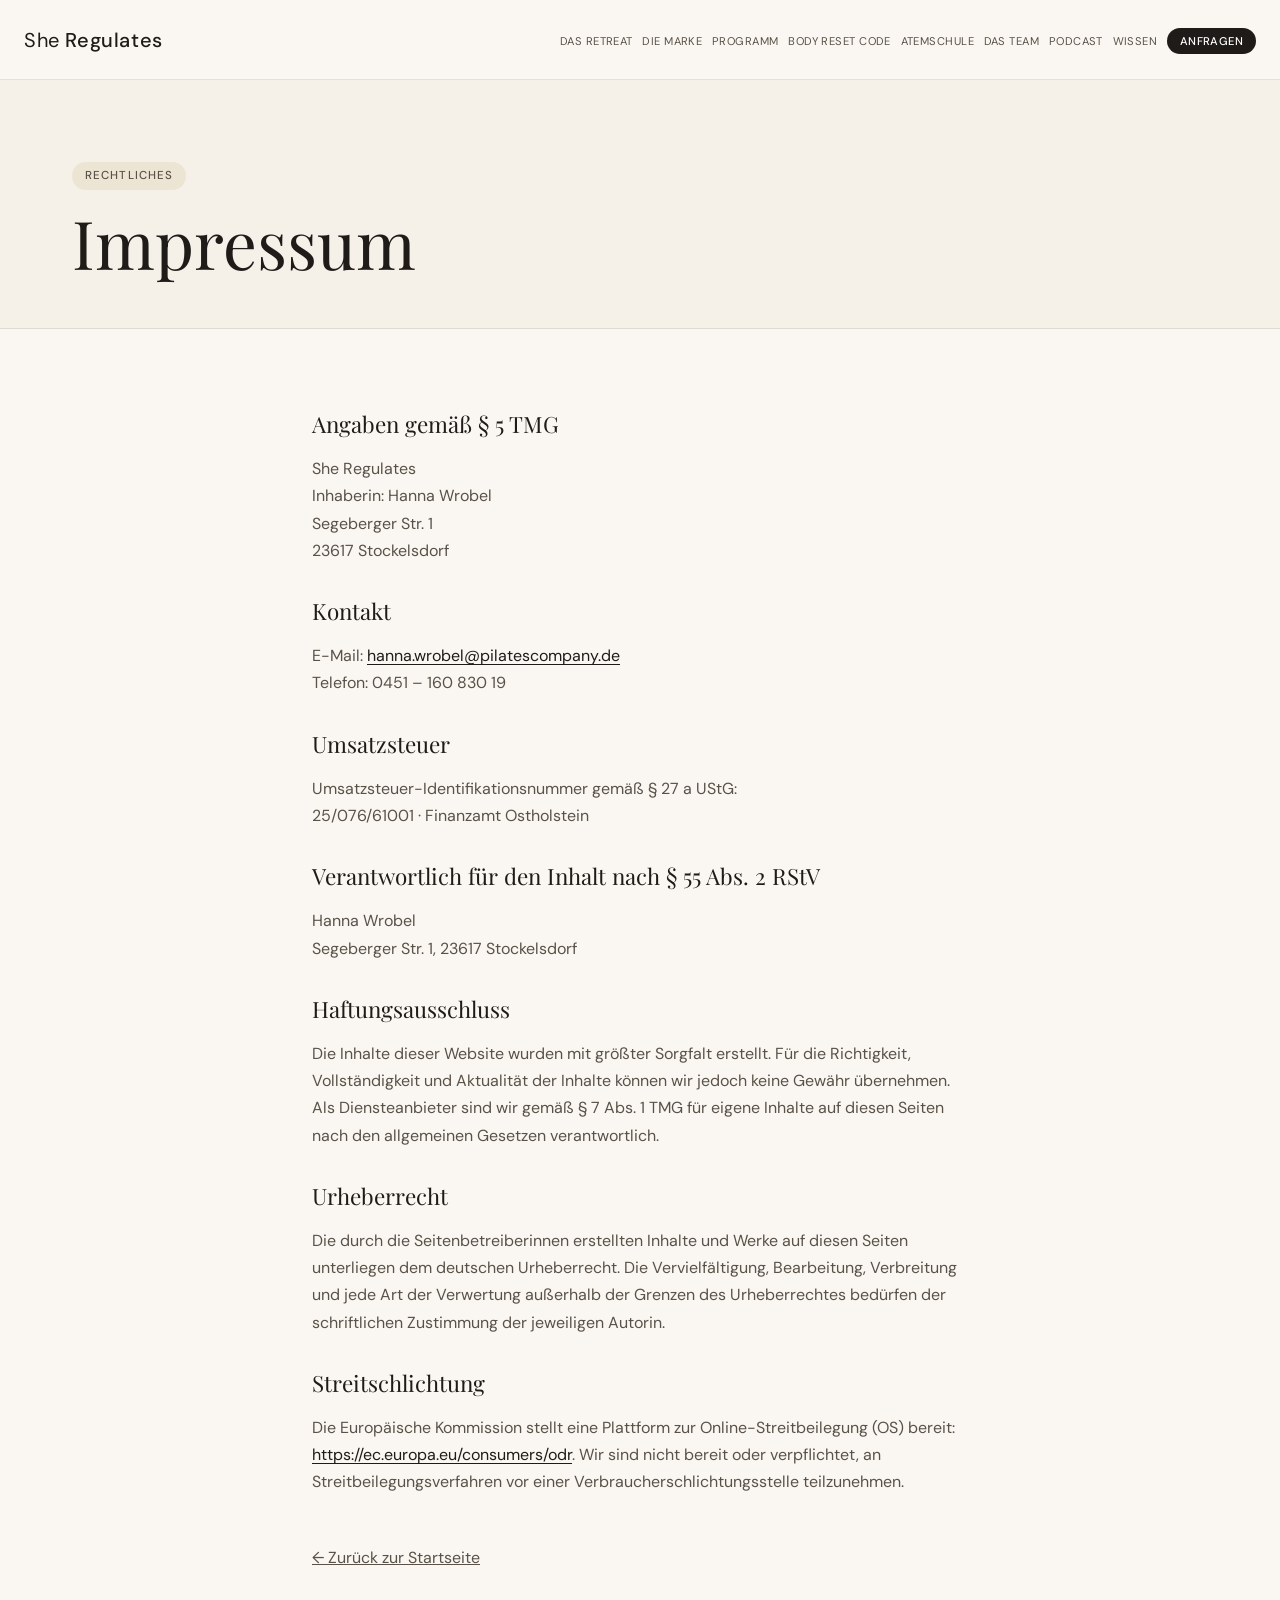
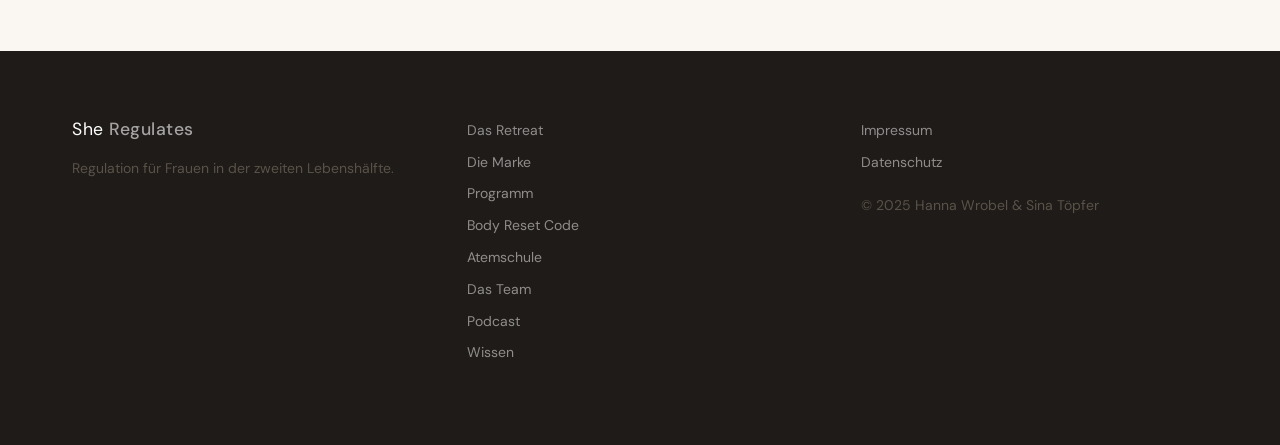
<file: impressum.html>
<!DOCTYPE html>
<html lang="de">
<head>
<meta charset="UTF-8">
<meta name="viewport" content="width=device-width, initial-scale=1.0">
<title>Impressum – She Regulates</title>
<link rel="preconnect" href="https://fonts.googleapis.com">
<link href="https://fonts.googleapis.com/css2?family=Playfair+Display:ital,wght@0,300;0,400;0,500;1,300;1,400&family=DM+Sans:wght@300;400;500&display=swap" rel="stylesheet">
<link rel="stylesheet" href="style.css">
</head>
<body>
<nav id="navbar">
  <div class="nav-inner">
    <a href="index.html" class="logo">She <span>Regulates</span></a>
    <ul class="nav-links">
      <li><a href="index.html">Das Retreat</a></li>
      <li><a href="marke.html">Die Marke</a></li>
      <li><a href="retreat-programm.html">Programm</a></li>
      <li><a href="body-reset.html">Body Reset Code</a></li>
      <li><a href="atemschule.html">Atemschule</a></li>
      <li><a href="team.html">Das Team</a></li>
      <li><a href="podcast.html">Podcast</a></li>
      <li><a href="wissen.html">Wissen</a></li>
      <li><a href="index.html#anfragen" class="nav-cta">Anfragen</a></li>
    </ul>
    <button class="hamburger" id="hamburger" aria-label="Menü"><span></span><span></span><span></span></button>
  </div>
</nav>
<div class="mobile-menu" id="mobileMenu">  <a href="index.html">Das Retreat</a>  <a href="marke.html">Die Marke</a>  <a href="retreat-programm.html">Programm</a>  <a href="body-reset.html">Body Reset Code</a>  <a href="atemschule.html">Atemschule</a>  <a href="team.html">Das Team</a>  <a href="podcast.html">Podcast</a>  <a href="wissen.html">Wissen</a>  <a href="index.html#anfragen" class="btn btn-primary" style="margin-top:1rem">Anfragen</a></div>
<div class="page-hero">
  <div class="container">
    <span class="tag">Rechtliches</span>
    <h1>Impressum</h1>
  </div>
</div>
<section class="section">
  <div class="container" style="max-width:720px">

    <h3>Angaben gemäß § 5 TMG</h3>
    <p style="margin-top:1rem">
      She Regulates<br>
      Inhaberin: Hanna Wrobel<br>
      Segeberger Str. 1<br>
      23617 Stockelsdorf
    </p>

    <h3 style="margin-top:2rem">Kontakt</h3>
    <p style="margin-top:1rem">
      E-Mail: <a href="mailto:hanna.wrobel@pilatescompany.de" style="color:var(--text);text-decoration:underline;text-underline-offset:3px">hanna.wrobel@pilatescompany.de</a><br>
      Telefon: 0451 – 160 830 19
    </p>

    <h3 style="margin-top:2rem">Umsatzsteuer</h3>
    <p style="margin-top:1rem">Umsatzsteuer-Identifikationsnummer gemäß § 27 a UStG:<br>25/076/61001 · Finanzamt Ostholstein</p>

    <h3 style="margin-top:2rem">Verantwortlich für den Inhalt nach § 55 Abs. 2 RStV</h3>
    <p style="margin-top:1rem">Hanna Wrobel<br>Segeberger Str. 1, 23617 Stockelsdorf</p>

    <h3 style="margin-top:2rem">Haftungsausschluss</h3>
    <p style="margin-top:1rem">Die Inhalte dieser Website wurden mit größter Sorgfalt erstellt. Für die Richtigkeit, Vollständigkeit und Aktualität der Inhalte können wir jedoch keine Gewähr übernehmen. Als Diensteanbieter sind wir gemäß § 7 Abs. 1 TMG für eigene Inhalte auf diesen Seiten nach den allgemeinen Gesetzen verantwortlich.</p>

    <h3 style="margin-top:2rem">Urheberrecht</h3>
    <p style="margin-top:1rem">Die durch die Seitenbetreiberinnen erstellten Inhalte und Werke auf diesen Seiten unterliegen dem deutschen Urheberrecht. Die Vervielfältigung, Bearbeitung, Verbreitung und jede Art der Verwertung außerhalb der Grenzen des Urheberrechtes bedürfen der schriftlichen Zustimmung der jeweiligen Autorin.</p>

    <h3 style="margin-top:2rem">Streitschlichtung</h3>
    <p style="margin-top:1rem">Die Europäische Kommission stellt eine Plattform zur Online-Streitbeilegung (OS) bereit: <a href="https://ec.europa.eu/consumers/odr" target="_blank" rel="noopener" style="color:var(--text);text-decoration:underline;text-underline-offset:3px">https://ec.europa.eu/consumers/odr</a>. Wir sind nicht bereit oder verpflichtet, an Streitbeilegungsverfahren vor einer Verbraucherschlichtungsstelle teilzunehmen.</p>

    <p style="margin-top:3rem"><a href="index.html" style="color:var(--text-mid)">← Zurück zur Startseite</a></p>
  </div>
</section>
<footer><div class="container"><div class="footer-inner">
  <div><a href="index.html" class="logo">She <span>Regulates</span></a><p>Regulation für Frauen in der zweiten Lebenshälfte.</p></div>
  <div class="footer-links">
    <a href="index.html">Das Retreat</a><a href="marke.html">Die Marke</a>
    <a href="retreat-programm.html">Programm</a><a href="body-reset.html">Body Reset Code</a>
    <a href="atemschule.html">Atemschule</a><a href="team.html">Das Team</a>
    <a href="podcast.html">Podcast</a><a href="wissen.html">Wissen</a>
  </div>
  <div class="footer-legal">
    <a href="impressum.html">Impressum</a>
    <a href="datenschutz.html">Datenschutz</a>
    <p style="margin-top:.75rem">© 2025 Hanna Wrobel &amp; Sina Töpfer</p>
  </div>
</div></div></footer>
<script>
  const nb=document.getElementById('navbar');
  window.addEventListener('scroll',()=>nb.classList.toggle('scrolled',window.scrollY>40));
  const hb=document.getElementById('hamburger'),mm=document.getElementById('mobileMenu');
  hb.addEventListener('click',()=>{mm.classList.toggle('open');hb.classList.toggle('open');});
  mm.querySelectorAll('a').forEach(a=>a.addEventListener('click',()=>{mm.classList.remove('open');hb.classList.remove('open');}));
  
</script></body></html>
</file>
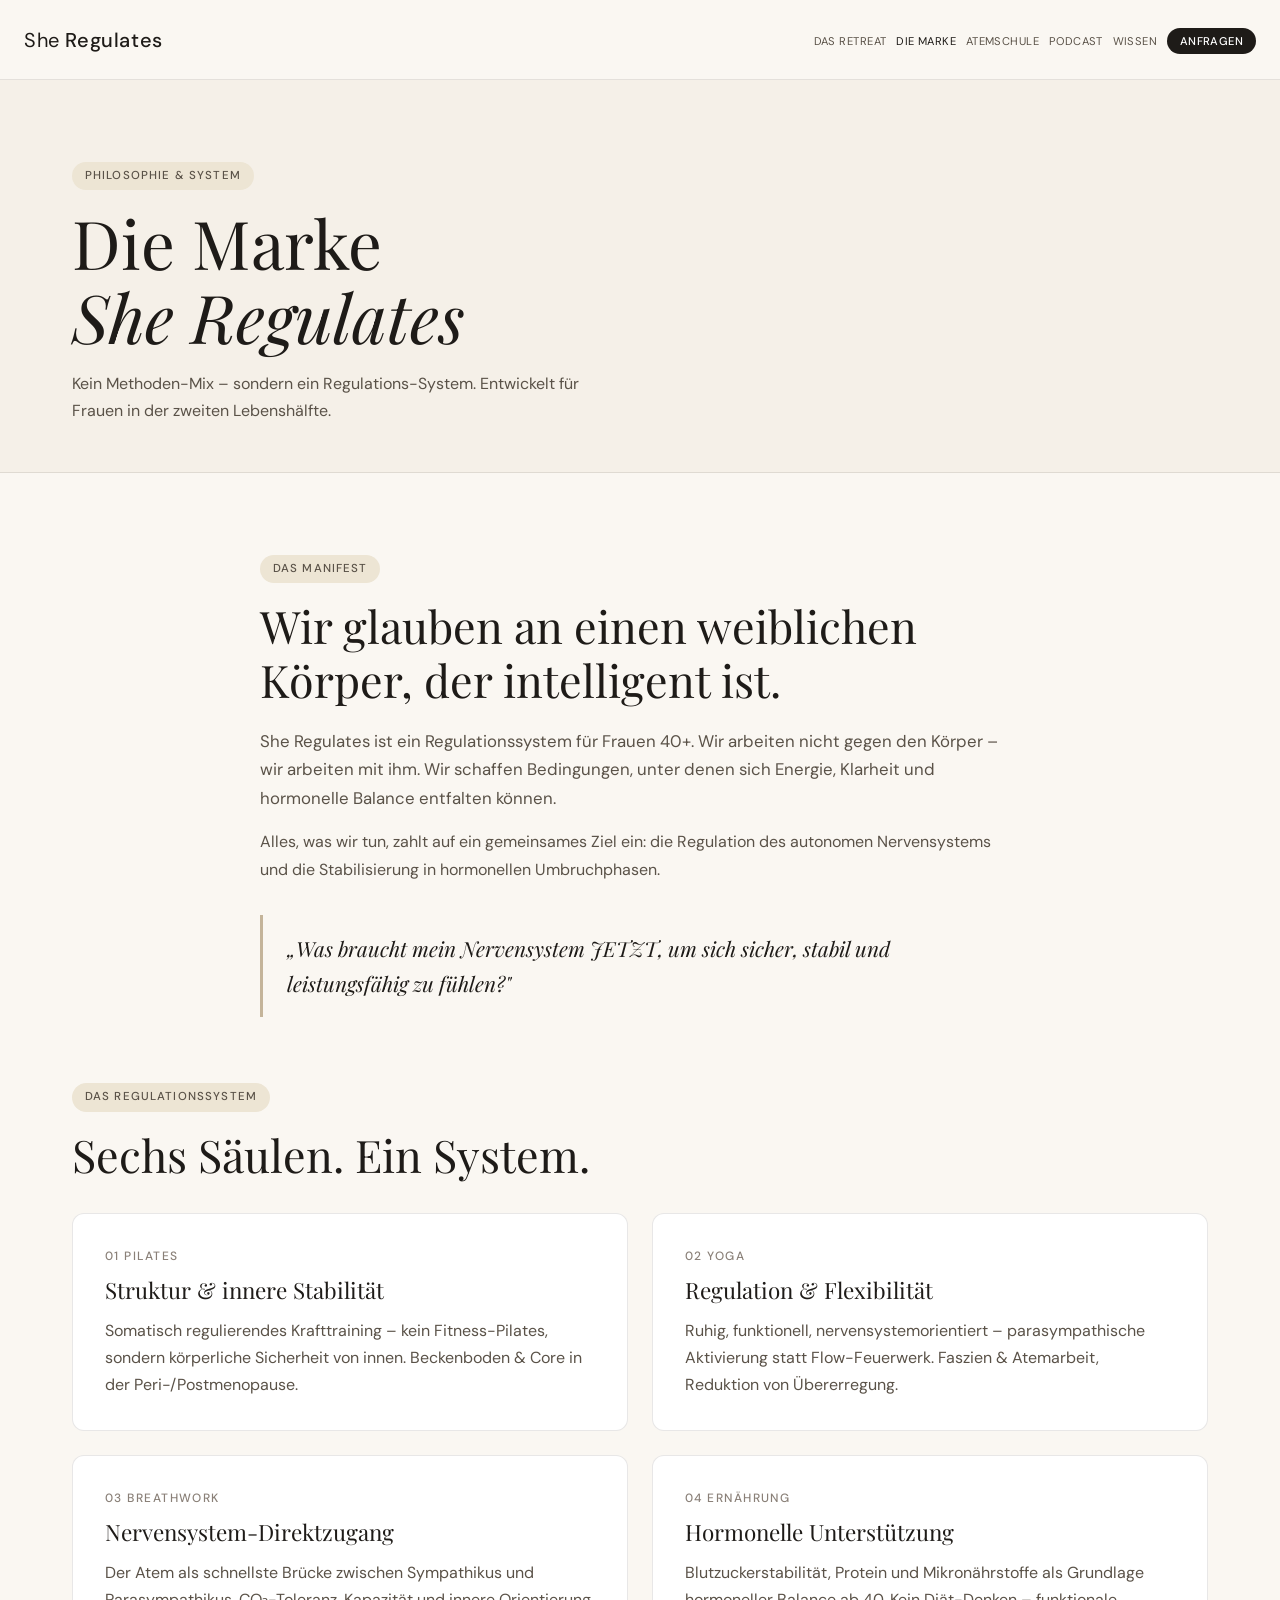
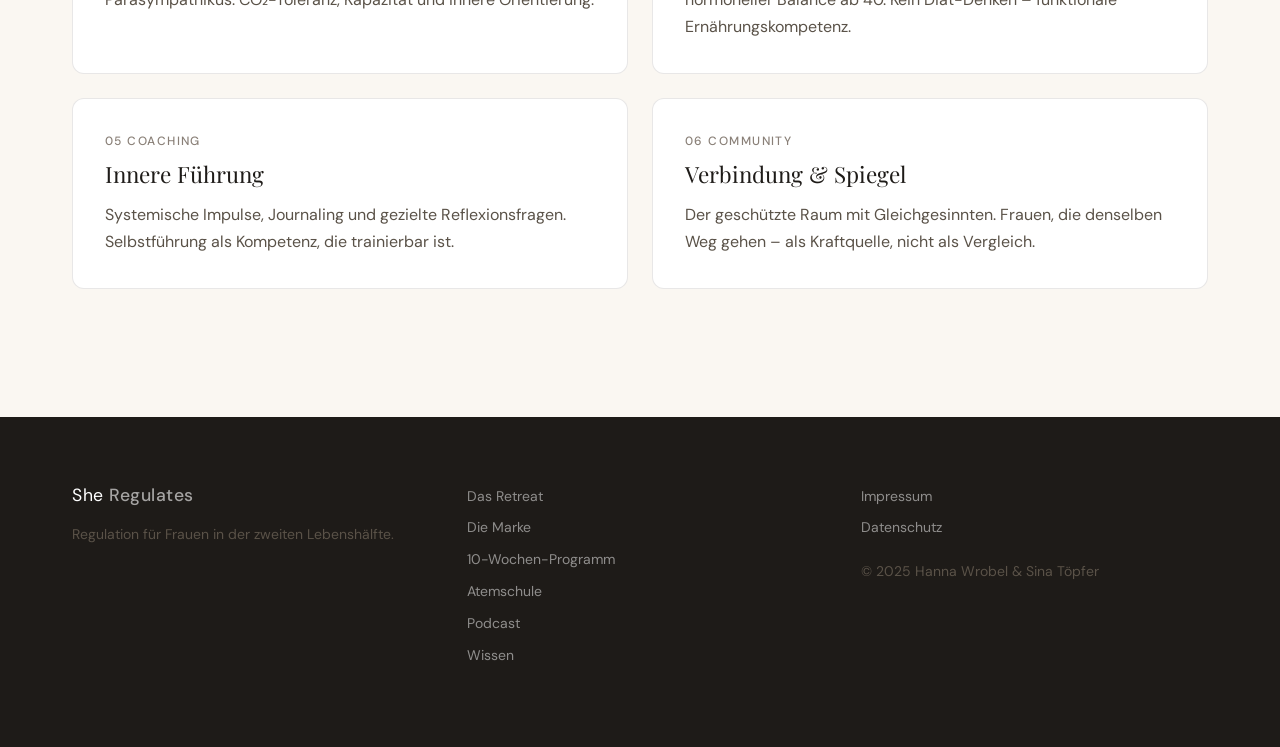
<file: marke.html>
<!DOCTYPE html>
<html lang="de">
<head>
<meta charset="UTF-8">
<meta name="viewport" content="width=device-width, initial-scale=1.0">
<title>Die Marke – She Regulates</title>
<link rel="preconnect" href="https://fonts.googleapis.com">
<link href="https://fonts.googleapis.com/css2?family=Playfair+Display:ital,wght@0,300;0,400;0,500;1,300;1,400&family=DM+Sans:wght@300;400;500&display=swap" rel="stylesheet">
<link rel="stylesheet" href="style.css">
</head>
<body>
<nav id="navbar">
  <div class="nav-inner">
    <a href="index.html" class="logo">She <span>Regulates</span></a>
    <ul class="nav-links">
      <li><a href="index.html">Das Retreat</a></li>
      <li><a href="marke.html" class="active">Die Marke</a></li>
      <li><a href="atemschule.html">Atemschule</a></li>
      <li><a href="podcast.html">Podcast</a></li>
      <li><a href="wissen.html">Wissen</a></li>
      <li><a href="index.html#anfragen" class="nav-cta">Anfragen</a></li>
    </ul>
    <button class="hamburger" id="hamburger" aria-label="Menü"><span></span><span></span><span></span></button>
  </div>
</nav>
<div class="mobile-menu" id="mobileMenu">  <a href="index.html">Das Retreat</a>  <a href="marke.html">Die Marke</a>  <a href="retreat-programm.html">Programm</a>  <a href="body-reset.html">Body Reset Code</a>  <a href="atemschule.html">Atemschule</a>  <a href="team.html">Das Team</a>  <a href="podcast.html">Podcast</a>  <a href="wissen.html">Wissen</a>  <a href="index.html#anfragen" class="btn btn-primary" style="margin-top:1rem">Anfragen</a></div>
<div class="page-hero"><div class="container"><span class="tag">Philosophie &amp; System</span><h1>Die Marke<br><em>She Regulates</em></h1><p style="max-width:560px;margin-top:1rem">Kein Methoden-Mix – sondern ein Regulations-System. Entwickelt für Frauen in der zweiten Lebenshälfte.</p></div></div>
<section class="section"><div class="container">
  <div style="max-width:760px;margin:0 auto 4rem">
    <span class="tag">Das Manifest</span>
    <h2>Wir glauben an einen weiblichen Körper, der intelligent ist.</h2>
    <p style="margin-top:1.25rem;font-size:1.05rem">She Regulates ist ein Regulationssystem für Frauen 40+. Wir arbeiten nicht gegen den Körper – wir arbeiten mit ihm. Wir schaffen Bedingungen, unter denen sich Energie, Klarheit und hormonelle Balance entfalten können.</p>
    <p style="margin-top:1rem">Alles, was wir tun, zahlt auf ein gemeinsames Ziel ein: die Regulation des autonomen Nervensystems und die Stabilisierung in hormonellen Umbruchphasen.</p>
    <blockquote style="border-left:3px solid var(--beige-deep);padding:1rem 1.5rem;margin:2rem 0;font-family:var(--heading);font-size:1.3rem;font-style:italic;color:var(--text)">„Was braucht mein Nervensystem JETZT, um sich sicher, stabil und leistungsfähig zu fühlen?"</blockquote>
  </div>
  <div style="margin-bottom:3rem"><span class="tag">Das Regulationssystem</span><h2 style="margin-bottom:2rem">Sechs Säulen. Ein System.</h2>
  <div class="card-grid card-grid-2">
    <div class="card"><div style="font-size:.75rem;font-weight:500;letter-spacing:.12em;text-transform:uppercase;color:var(--text-light);margin-bottom:.5rem">01 Pilates</div><h3>Struktur &amp; innere Stabilität</h3><p style="margin-top:.75rem">Somatisch regulierendes Krafttraining – kein Fitness-Pilates, sondern körperliche Sicherheit von innen. Beckenboden &amp; Core in der Peri-/Postmenopause.</p></div>
    <div class="card"><div style="font-size:.75rem;font-weight:500;letter-spacing:.12em;text-transform:uppercase;color:var(--text-light);margin-bottom:.5rem">02 Yoga</div><h3>Regulation &amp; Flexibilität</h3><p style="margin-top:.75rem">Ruhig, funktionell, nervensystemorientiert – parasympathische Aktivierung statt Flow-Feuerwerk. Faszien &amp; Atemarbeit, Reduktion von Übererregung.</p></div>
    <div class="card"><div style="font-size:.75rem;font-weight:500;letter-spacing:.12em;text-transform:uppercase;color:var(--text-light);margin-bottom:.5rem">03 Breathwork</div><h3>Nervensystem-Direktzugang</h3><p style="margin-top:.75rem">Der Atem als schnellste Brücke zwischen Sympathikus und Parasympathikus. CO₂-Toleranz, Kapazität und innere Orientierung.</p></div>
    <div class="card"><div style="font-size:.75rem;font-weight:500;letter-spacing:.12em;text-transform:uppercase;color:var(--text-light);margin-bottom:.5rem">04 Ernährung</div><h3>Hormonelle Unterstützung</h3><p style="margin-top:.75rem">Blutzuckerstabilität, Protein und Mikronährstoffe als Grundlage hormoneller Balance ab 40. Kein Diät-Denken – funktionale Ernährungskompetenz.</p></div>
    <div class="card"><div style="font-size:.75rem;font-weight:500;letter-spacing:.12em;text-transform:uppercase;color:var(--text-light);margin-bottom:.5rem">05 Coaching</div><h3>Innere Führung</h3><p style="margin-top:.75rem">Systemische Impulse, Journaling und gezielte Reflexionsfragen. Selbstführung als Kompetenz, die trainierbar ist.</p></div>
    <div class="card"><div style="font-size:.75rem;font-weight:500;letter-spacing:.12em;text-transform:uppercase;color:var(--text-light);margin-bottom:.5rem">06 Community</div><h3>Verbindung &amp; Spiegel</h3><p style="margin-top:.75rem">Der geschützte Raum mit Gleichgesinnten. Frauen, die denselben Weg gehen – als Kraftquelle, nicht als Vergleich.</p></div>
  </div></div>
</div></section>
<footer><div class="container"><div class="footer-inner"><div><a href="index.html" class="logo">She <span>Regulates</span></a><p>Regulation für Frauen in der zweiten Lebenshälfte.</p></div><div class="footer-links"><a href="index.html">Das Retreat</a><a href="marke.html">Die Marke</a><a href="programm.html">10-Wochen-Programm</a><a href="atemschule.html">Atemschule</a><a href="podcast.html">Podcast</a><a href="wissen.html">Wissen</a></div><div class="footer-legal"><a href="impressum.html">Impressum</a><a href="datenschutz.html">Datenschutz</a><p style="margin-top:.75rem">© 2025 Hanna Wrobel &amp; Sina Töpfer</p></div></div></div></footer>
<script>
  const nb=document.getElementById('navbar');
  window.addEventListener('scroll',()=>nb.classList.toggle('scrolled',window.scrollY>40));
  const hb=document.getElementById('hamburger'),mm=document.getElementById('mobileMenu');
  hb.addEventListener('click',()=>{mm.classList.toggle('open');hb.classList.toggle('open');});
  mm.querySelectorAll('a').forEach(a=>a.addEventListener('click',()=>{mm.classList.remove('open');hb.classList.remove('open');}));
  
</script></body></html>
</file>
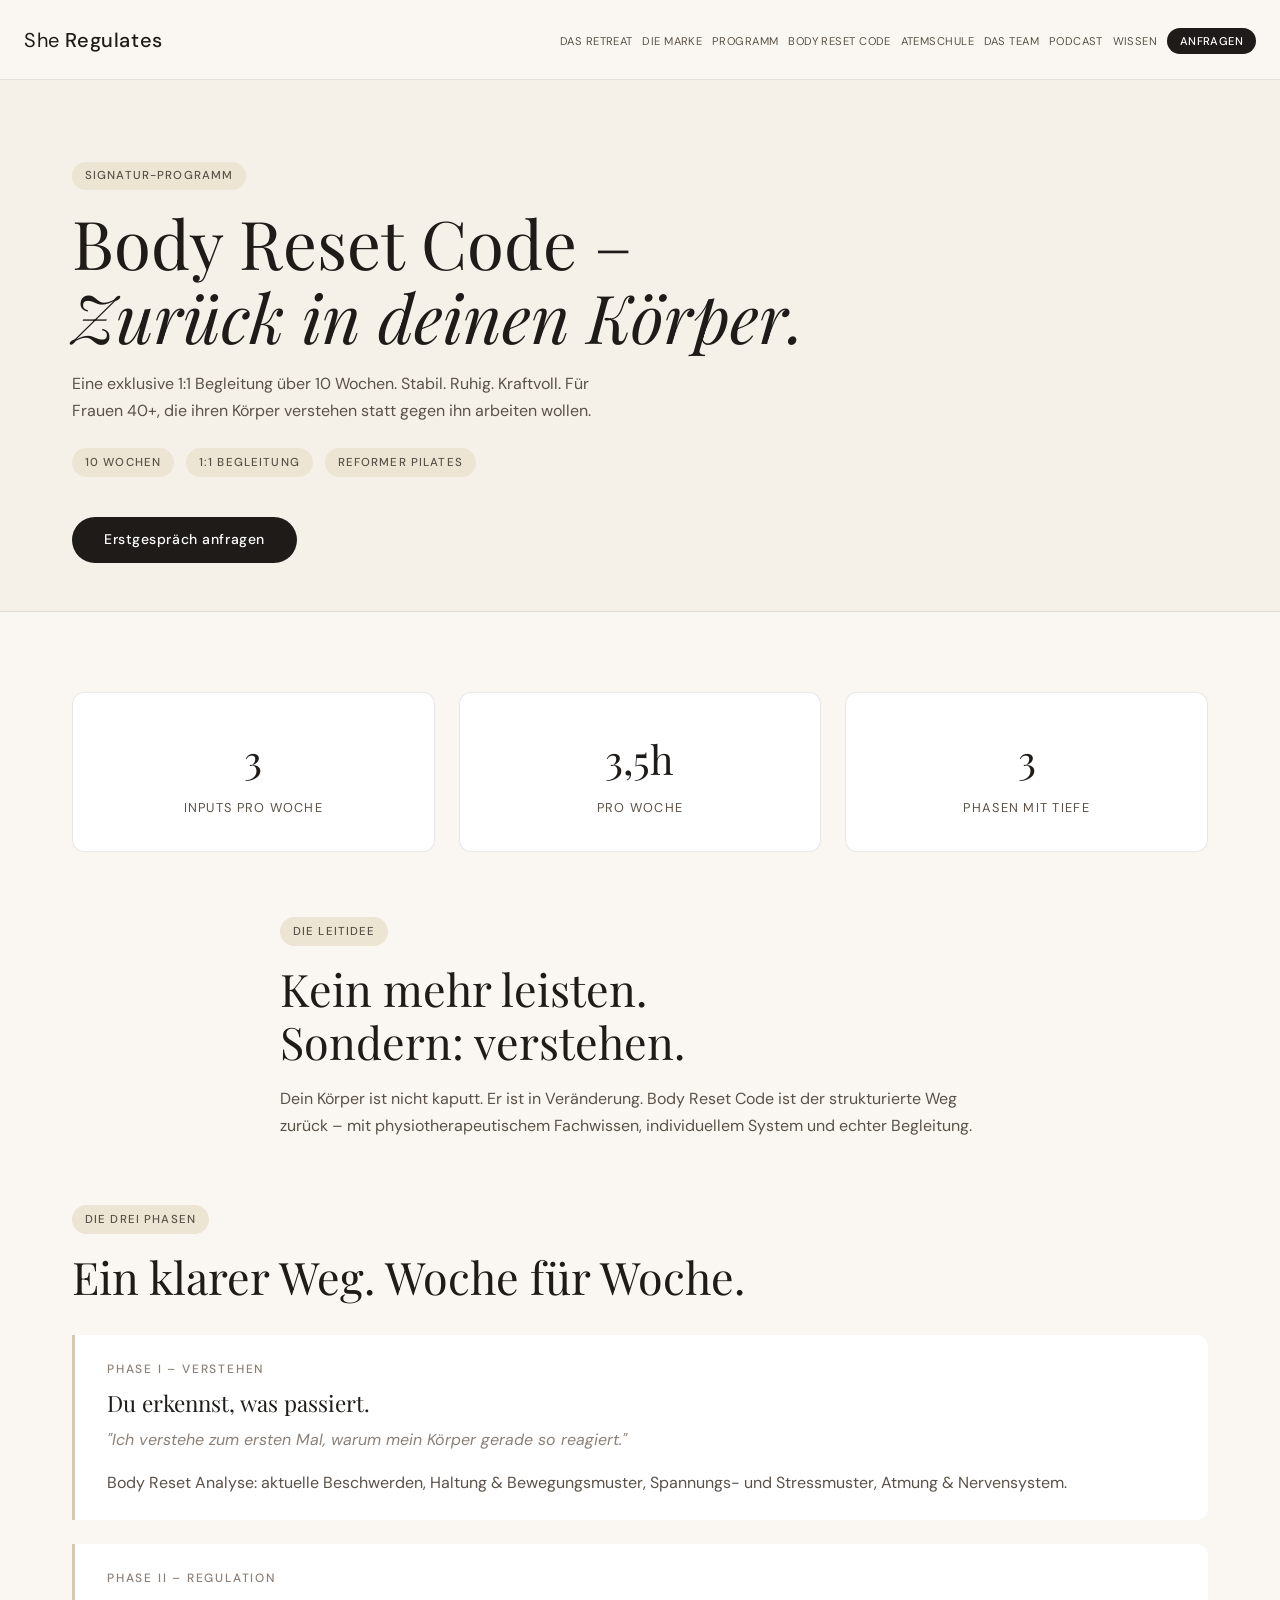
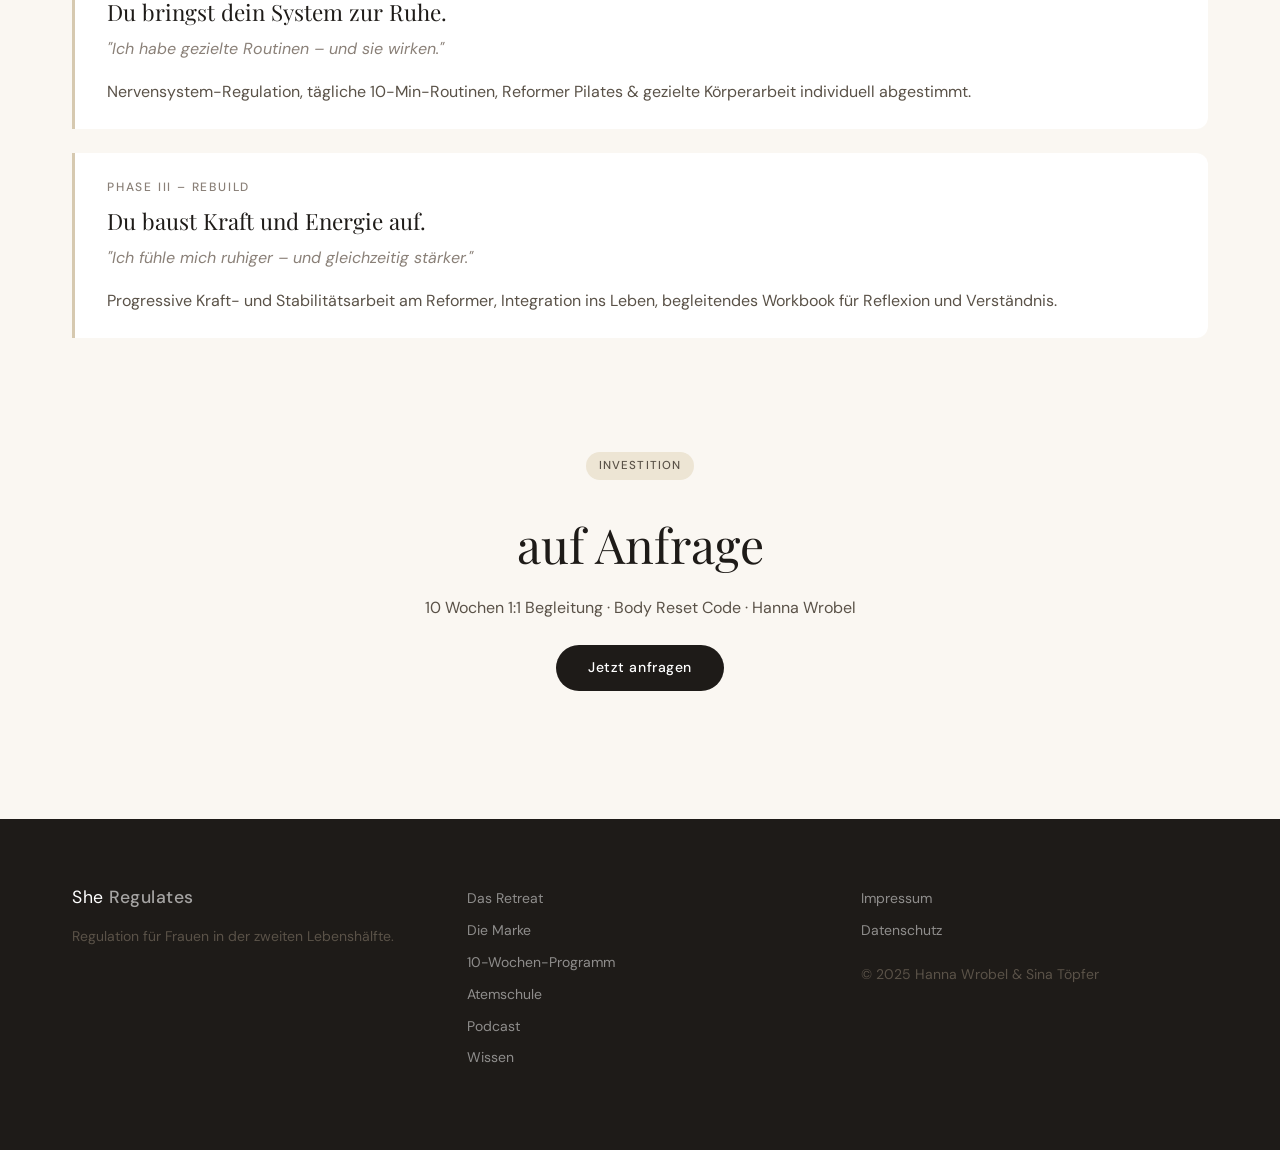
<file: programm.html>
<!DOCTYPE html>
<html lang="de">
<head>
<meta charset="UTF-8">
<meta name="viewport" content="width=device-width, initial-scale=1.0">
<title>10-Wochen-Programm – She Regulates</title>
<link rel="preconnect" href="https://fonts.googleapis.com">
<link href="https://fonts.googleapis.com/css2?family=Playfair+Display:ital,wght@0,300;0,400;0,500;1,300;1,400&family=DM+Sans:wght@300;400;500&display=swap" rel="stylesheet">
<link rel="stylesheet" href="style.css">
</head>
<body>
<nav id="navbar">
  <div class="nav-inner">
    <a href="index.html" class="logo">She <span>Regulates</span></a>
    <ul class="nav-links">
      <li><a href="index.html">Das Retreat</a></li>
      <li><a href="marke.html">Die Marke</a></li>
      <li><a href="retreat-programm.html">Programm</a></li>
      <li><a href="body-reset.html">Body Reset Code</a></li>
      <li><a href="atemschule.html">Atemschule</a></li>
      <li><a href="team.html">Das Team</a></li>
      <li><a href="podcast.html">Podcast</a></li>
      <li><a href="wissen.html">Wissen</a></li>
      <li><a href="index.html#anfragen" class="nav-cta">Anfragen</a></li>
    </ul>
    <button class="hamburger" id="hamburger" aria-label="Menü"><span></span><span></span><span></span></button>
  </div>
</nav>
<div class="mobile-menu" id="mobileMenu">  <a href="index.html">Das Retreat</a>  <a href="marke.html">Die Marke</a>  <a href="retreat-programm.html">Programm</a>  <a href="body-reset.html">Body Reset Code</a>  <a href="atemschule.html">Atemschule</a>  <a href="team.html">Das Team</a>  <a href="podcast.html">Podcast</a>  <a href="wissen.html">Wissen</a>  <a href="index.html#anfragen" class="btn btn-primary" style="margin-top:1rem">Anfragen</a></div>
<div class="page-hero"><div class="container"><span class="tag">Signatur-Programm</span><h1>Body Reset Code –<br><em>Zurück in deinen Körper.</em></h1><p style="max-width:560px;margin-top:1rem">Eine exklusive 1:1 Begleitung über 10 Wochen. Stabil. Ruhig. Kraftvoll. Für Frauen 40+, die ihren Körper verstehen statt gegen ihn arbeiten wollen.</p><div style="display:flex;gap:.75rem;flex-wrap:wrap;margin-top:1.5rem"><span class="tag">10 Wochen</span><span class="tag">1:1 Begleitung</span><span class="tag">Reformer Pilates</span></div><a href="index.html#anfragen" class="btn btn-primary" style="margin-top:1.5rem">Erstgespräch anfragen</a></div></div>
<section class="section"><div class="container">
  <div style="display:grid;grid-template-columns:1fr 1fr 1fr;gap:1.5rem;margin-bottom:4rem">
    <div class="card" style="text-align:center"><div style="font-size:2.5rem;font-family:var(--heading);font-weight:300;color:var(--text)">3</div><div style="font-size:.8rem;text-transform:uppercase;letter-spacing:.1em;color:var(--text-mid);margin-top:.25rem">Inputs pro Woche</div></div>
    <div class="card" style="text-align:center"><div style="font-size:2.5rem;font-family:var(--heading);font-weight:300;color:var(--text)">3,5h</div><div style="font-size:.8rem;text-transform:uppercase;letter-spacing:.1em;color:var(--text-mid);margin-top:.25rem">pro Woche</div></div>
    <div class="card" style="text-align:center"><div style="font-size:2.5rem;font-family:var(--heading);font-weight:300;color:var(--text)">3</div><div style="font-size:.8rem;text-transform:uppercase;letter-spacing:.1em;color:var(--text-mid);margin-top:.25rem">Phasen mit Tiefe</div></div>
  </div>
  <div style="max-width:720px;margin:0 auto 4rem"><span class="tag">Die Leitidee</span><h2>Kein mehr leisten.<br>Sondern: verstehen.</h2><p style="margin-top:1rem">Dein Körper ist nicht kaputt. Er ist in Veränderung. Body Reset Code ist der strukturierte Weg zurück – mit physiotherapeutischem Fachwissen, individuellem System und echter Begleitung.</p></div>
  <span class="tag">Die drei Phasen</span><h2 style="margin-bottom:2rem">Ein klarer Weg. Woche für Woche.</h2>
  <div style="display:flex;flex-direction:column;gap:1.5rem">
    <div class="phase-card"><div class="phase-num">Phase I – Verstehen</div><h3>Du erkennst, was passiert.</h3><p style="font-style:italic;margin:.5rem 0 1rem;color:var(--text-light)">"Ich verstehe zum ersten Mal, warum mein Körper gerade so reagiert."</p><p>Body Reset Analyse: aktuelle Beschwerden, Haltung &amp; Bewegungsmuster, Spannungs- und Stressmuster, Atmung &amp; Nervensystem.</p></div>
    <div class="phase-card"><div class="phase-num">Phase II – Regulation</div><h3>Du bringst dein System zur Ruhe.</h3><p style="font-style:italic;margin:.5rem 0 1rem;color:var(--text-light)">"Ich habe gezielte Routinen – und sie wirken."</p><p>Nervensystem-Regulation, tägliche 10-Min-Routinen, Reformer Pilates &amp; gezielte Körperarbeit individuell abgestimmt.</p></div>
    <div class="phase-card"><div class="phase-num">Phase III – Rebuild</div><h3>Du baust Kraft und Energie auf.</h3><p style="font-style:italic;margin:.5rem 0 1rem;color:var(--text-light)">"Ich fühle mich ruhiger – und gleichzeitig stärker."</p><p>Progressive Kraft- und Stabilitätsarbeit am Reformer, Integration ins Leben, begleitendes Workbook für Reflexion und Verständnis.</p></div>
  </div>
  <div style="margin-top:4rem;text-align:center;background:var(--cream-dark);padding:3rem;border-radius:var(--radius)">
    <span class="tag">Investition</span><div style="font-size:3rem;font-family:var(--heading);font-weight:300;margin:.5rem 0">auf Anfrage</div>
    <p>10 Wochen 1:1 Begleitung · Body Reset Code · Hanna Wrobel</p>
    <a href="index.html#anfragen" class="btn btn-primary" style="margin-top:1.5rem">Jetzt anfragen</a>
  </div>
</div></section>
<footer><div class="container"><div class="footer-inner"><div><a href="index.html" class="logo">She <span>Regulates</span></a><p>Regulation für Frauen in der zweiten Lebenshälfte.</p></div><div class="footer-links"><a href="index.html">Das Retreat</a><a href="marke.html">Die Marke</a><a href="programm.html">10-Wochen-Programm</a><a href="atemschule.html">Atemschule</a><a href="podcast.html">Podcast</a><a href="wissen.html">Wissen</a></div><div class="footer-legal"><a href="impressum.html">Impressum</a><a href="datenschutz.html">Datenschutz</a><p style="margin-top:.75rem">© 2025 Hanna Wrobel &amp; Sina Töpfer</p></div></div></div></footer>
<script>
  const nb=document.getElementById('navbar');
  window.addEventListener('scroll',()=>nb.classList.toggle('scrolled',window.scrollY>40));
  const hb=document.getElementById('hamburger'),mm=document.getElementById('mobileMenu');
  hb.addEventListener('click',()=>{mm.classList.toggle('open');hb.classList.toggle('open');});
  mm.querySelectorAll('a').forEach(a=>a.addEventListener('click',()=>{mm.classList.remove('open');hb.classList.remove('open');}));
  
</script></body></html>
</file>
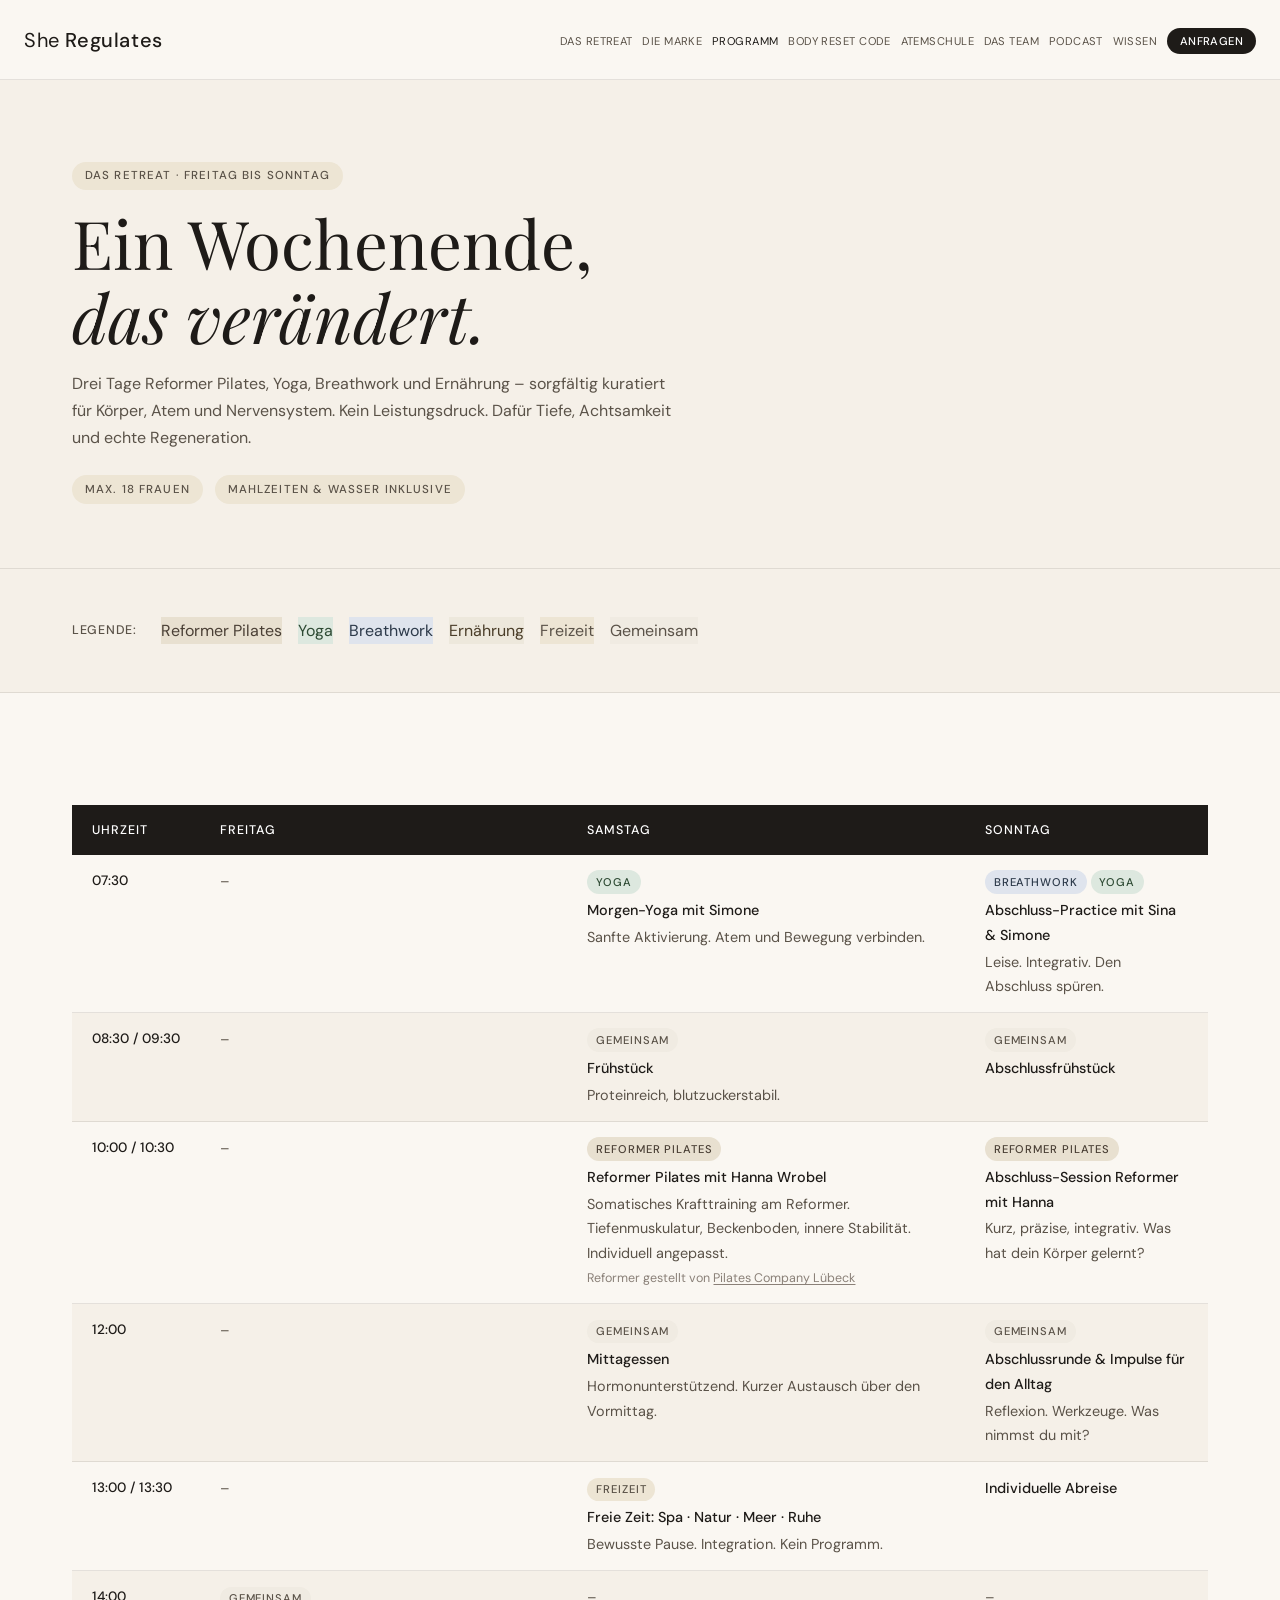
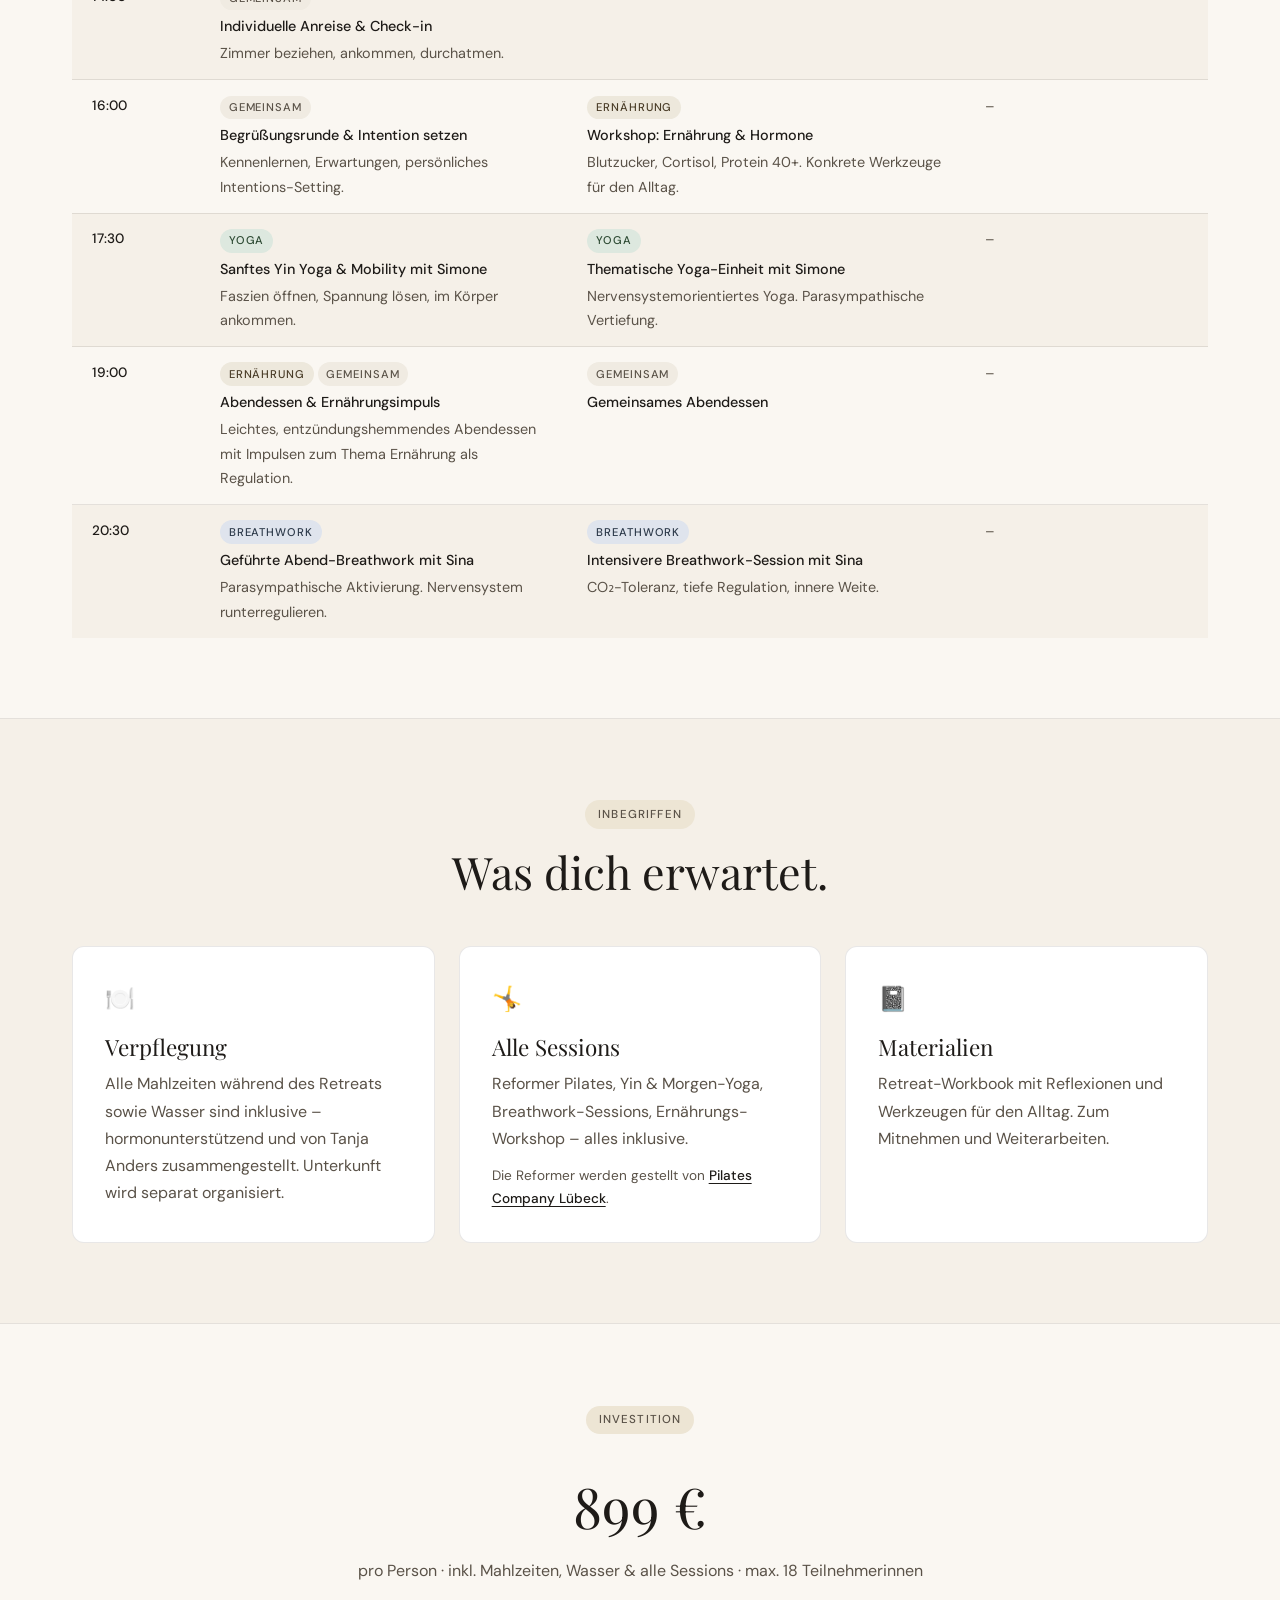
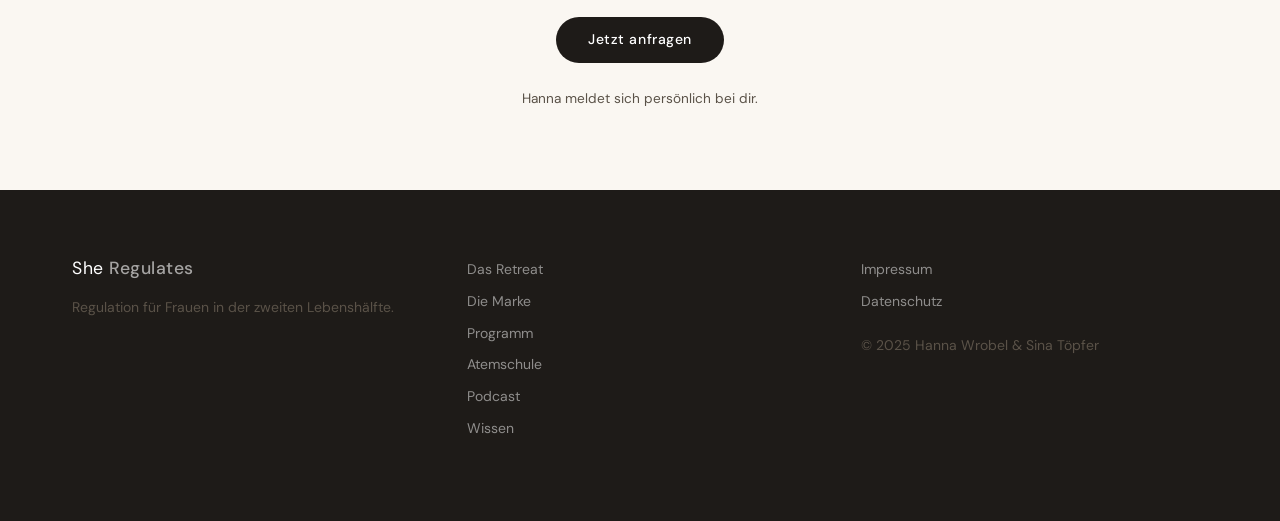
<file: retreat-programm.html>
<!DOCTYPE html>
<html lang="de">
<head>
<meta charset="UTF-8">
<meta name="viewport" content="width=device-width, initial-scale=1.0">
<title>Das Retreat-Programm – She Regulates</title>
<link rel="preconnect" href="https://fonts.googleapis.com">
<link href="https://fonts.googleapis.com/css2?family=Playfair+Display:ital,wght@0,300;0,400;0,500;1,300;1,400&family=DM+Sans:wght@300;400;500&display=swap" rel="stylesheet">
<link rel="stylesheet" href="style.css">
</head>
<body>
<nav id="navbar">
  <div class="nav-inner">
    <a href="index.html" class="logo">She <span>Regulates</span></a>
    <ul class="nav-links">
      <li><a href="index.html">Das Retreat</a></li>
      <li><a href="marke.html">Die Marke</a></li>
      <li><a href="retreat-programm.html" class="active">Programm</a></li>
      <li><a href="body-reset.html">Body Reset Code</a></li>
      <li><a href="atemschule.html">Atemschule</a></li>
      <li><a href="team.html">Das Team</a></li>
      <li><a href="podcast.html">Podcast</a></li>
      <li><a href="wissen.html">Wissen</a></li>
      <li><a href="index.html#anfragen" class="nav-cta">Anfragen</a></li>
    </ul>
    <button class="hamburger" id="hamburger" aria-label="Menü"><span></span><span></span><span></span></button>
  </div>
</nav>
<div class="mobile-menu" id="mobileMenu">  <a href="index.html">Das Retreat</a>  <a href="marke.html">Die Marke</a>  <a href="retreat-programm.html">Programm</a>  <a href="body-reset.html">Body Reset Code</a>  <a href="atemschule.html">Atemschule</a>  <a href="team.html">Das Team</a>  <a href="podcast.html">Podcast</a>  <a href="wissen.html">Wissen</a>  <a href="index.html#anfragen" class="btn btn-primary" style="margin-top:1rem">Anfragen</a></div>
<div class="page-hero">
  <div class="container">
    <span class="tag">Das Retreat · Freitag bis Sonntag</span>
    <h1>Ein Wochenende,<br><em>das verändert.</em></h1>
    <p style="max-width:600px;margin-top:1rem">Drei Tage Reformer Pilates, Yoga, Breathwork und Ernährung – sorgfältig kuratiert für Körper, Atem und Nervensystem. Kein Leistungsdruck. Dafür Tiefe, Achtsamkeit und echte Regeneration.</p>
    <div style="display:flex;gap:.75rem;flex-wrap:wrap;margin-top:1.5rem">
      <span class="tag">Max. 18 Frauen</span>
      <span class="tag">Mahlzeiten &amp; Wasser inklusive</span>
    </div>
  </div>
</div>

<!-- LEGENDE -->
<section class="section-sm" style="background:var(--beige-light);border-bottom:1px solid var(--border)">
  <div class="container">
    <div style="display:flex;gap:1rem;flex-wrap:wrap;align-items:center">
      <span style="font-size:.78rem;font-weight:500;color:var(--text-mid);text-transform:uppercase;letter-spacing:.06em;margin-right:.5rem">Legende:</span>
      <span class="discipline disc-pilates">Reformer Pilates</span>
      <span class="discipline disc-yoga">Yoga</span>
      <span class="discipline disc-breath">Breathwork</span>
      <span class="discipline disc-ernaehr">Ernährung</span>
      <span class="discipline disc-frei">Freizeit</span>
      <span class="discipline disc-gemeins">Gemeinsam</span>
    </div>
  </div>
</section>

<!-- TIMETABLE -->
<section class="section">
  <div class="container">
    <div style="overflow-x:auto">
    <table class="timetable">
      <thead>
        <tr>
          <th>Uhrzeit</th>
          <th>Freitag</th>
          <th>Samstag</th>
          <th>Sonntag</th>
        </tr>
      </thead>
      <tbody>

        <!-- MORGEN -->
        <tr>
          <td class="time">07:30</td>
          <td>–</td>
          <td>
            <span class="discipline disc-yoga">Yoga</span>
            <strong>Morgen-Yoga mit Simone</strong>
            Sanfte Aktivierung. Atem und Bewegung verbinden.
          </td>
          <td>
            <span class="discipline disc-breath">Breathwork</span>
            <span class="discipline disc-yoga">Yoga</span>
            <strong>Abschluss-Practice mit Sina &amp; Simone</strong>
            Leise. Integrativ. Den Abschluss spüren.
          </td>
        </tr>

        <tr>
          <td class="time">08:30 / 09:30</td>
          <td>–</td>
          <td>
            <span class="discipline disc-gemeins">Gemeinsam</span>
            <strong>Frühstück</strong>
            Proteinreich, blutzuckerstabil.
          </td>
          <td>
            <span class="discipline disc-gemeins">Gemeinsam</span>
            <strong>Abschlussfrühstück</strong>
          </td>
        </tr>

        <!-- VORMITTAG -->
        <tr>
          <td class="time">10:00 / 10:30</td>
          <td>–</td>
          <td>
            <span class="discipline disc-pilates">Reformer Pilates</span>
            <strong>Reformer Pilates mit Hanna Wrobel</strong>
            Somatisches Krafttraining am Reformer. Tiefenmuskulatur, Beckenboden, innere Stabilität. Individuell angepasst.<br>
            <span style="font-size:.78rem;color:var(--text-light)">Reformer gestellt von <a href="https://www.pilatescompany.de" target="_blank" rel="noopener" style="color:var(--text-light);text-decoration:underline;text-underline-offset:2px">Pilates Company Lübeck</a></span>
          </td>
          <td>
            <span class="discipline disc-pilates">Reformer Pilates</span>
            <strong>Abschluss-Session Reformer mit Hanna</strong>
            Kurz, präzise, integrativ. Was hat dein Körper gelernt?
          </td>
        </tr>

        <tr>
          <td class="time">12:00</td>
          <td>–</td>
          <td>
            <span class="discipline disc-gemeins">Gemeinsam</span>
            <strong>Mittagessen</strong>
            Hormonunterstützend. Kurzer Austausch über den Vormittag.
          </td>
          <td>
            <span class="discipline disc-gemeins">Gemeinsam</span>
            <strong>Abschlussrunde &amp; Impulse für den Alltag</strong>
            Reflexion. Werkzeuge. Was nimmst du mit?
          </td>
        </tr>

        <!-- NACHMITTAG -->
        <tr>
          <td class="time">13:00 / 13:30</td>
          <td>–</td>
          <td>
            <span class="discipline disc-frei">Freizeit</span>
            <strong>Freie Zeit: Spa · Natur · Meer · Ruhe</strong>
            Bewusste Pause. Integration. Kein Programm.
          </td>
          <td>
            <strong>Individuelle Abreise</strong>
          </td>
        </tr>

        <tr>
          <td class="time">14:00</td>
          <td>
            <span class="discipline disc-gemeins">Gemeinsam</span>
            <strong>Individuelle Anreise &amp; Check-in</strong>
            Zimmer beziehen, ankommen, durchatmen.
          </td>
          <td>–</td>
          <td>–</td>
        </tr>

        <tr>
          <td class="time">16:00</td>
          <td>
            <span class="discipline disc-gemeins">Gemeinsam</span>
            <strong>Begrüßungsrunde &amp; Intention setzen</strong>
            Kennenlernen, Erwartungen, persönliches Intentions-Setting.
          </td>
          <td>
            <span class="discipline disc-ernaehr">Ernährung</span>
            <strong>Workshop: Ernährung &amp; Hormone</strong>
            Blutzucker, Cortisol, Protein 40+. Konkrete Werkzeuge für den Alltag.
          </td>
          <td>–</td>
        </tr>

        <!-- ABEND -->
        <tr>
          <td class="time">17:30</td>
          <td>
            <span class="discipline disc-yoga">Yoga</span>
            <strong>Sanftes Yin Yoga &amp; Mobility mit Simone</strong>
            Faszien öffnen, Spannung lösen, im Körper ankommen.
          </td>
          <td>
            <span class="discipline disc-yoga">Yoga</span>
            <strong>Thematische Yoga-Einheit mit Simone</strong>
            Nervensystemorientiertes Yoga. Parasympathische Vertiefung.
          </td>
          <td>–</td>
        </tr>

        <tr>
          <td class="time">19:00</td>
          <td>
            <span class="discipline disc-ernaehr">Ernährung</span>
            <span class="discipline disc-gemeins">Gemeinsam</span>
            <strong>Abendessen &amp; Ernährungsimpuls</strong>
            Leichtes, entzündungshemmendes Abendessen mit Impulsen zum Thema Ernährung als Regulation.
          </td>
          <td>
            <span class="discipline disc-gemeins">Gemeinsam</span>
            <strong>Gemeinsames Abendessen</strong>
          </td>
          <td>–</td>
        </tr>

        <tr>
          <td class="time">20:30</td>
          <td>
            <span class="discipline disc-breath">Breathwork</span>
            <strong>Geführte Abend-Breathwork mit Sina</strong>
            Parasympathische Aktivierung. Nervensystem runterregulieren.
          </td>
          <td>
            <span class="discipline disc-breath">Breathwork</span>
            <strong>Intensivere Breathwork-Session mit Sina</strong>
            CO₂-Toleranz, tiefe Regulation, innere Weite.
          </td>
          <td>–</td>
        </tr>

      </tbody>
    </table>
    </div>
  </div>
</section>

</section>

<div class="divider"></div>

<!-- WAS INBEGRIFFEN -->
<section class="section" style="background:var(--beige-light)">
  <div class="container">
    <div style="text-align:center;margin-bottom:3rem">
      <span class="tag">Inbegriffen</span>
      <h2>Was dich erwartet.</h2>
    </div>
    <div class="card-grid card-grid-3">
      <div class="card">
        <div style="font-size:1.5rem;margin-bottom:.75rem">🍽️</div>
        <h3>Verpflegung</h3>
        <p style="margin-top:.5rem">Alle Mahlzeiten während des Retreats sowie Wasser sind inklusive – hormonunterstützend und von Tanja Anders zusammengestellt. Unterkunft wird separat organisiert.</p>
      </div>
      <div class="card">
        <div style="font-size:1.5rem;margin-bottom:.75rem">🤸</div>
        <h3>Alle Sessions</h3>
        <p style="margin-top:.5rem">Reformer Pilates, Yin &amp; Morgen-Yoga, Breathwork-Sessions, Ernährungs-Workshop – alles inklusive.</p>
        <p style="margin-top:.75rem;font-size:.85rem">Die Reformer werden gestellt von <a href="https://www.pilatescompany.de" target="_blank" rel="noopener" style="color:var(--text);font-weight:500;text-decoration:underline;text-underline-offset:3px">Pilates Company Lübeck</a>.</p>
      </div>
      <div class="card">
        <div style="font-size:1.5rem;margin-bottom:.75rem">📓</div>
        <h3>Materialien</h3>
        <p style="margin-top:.5rem">Retreat-Workbook mit Reflexionen und Werkzeugen für den Alltag. Zum Mitnehmen und Weiterarbeiten.</p>
      </div>
    </div>
  </div>
</section>

<div class="divider"></div>

<!-- CTA -->
<section class="section">
  <div class="container" style="text-align:center;max-width:640px;margin:0 auto">
    <span class="tag">Investition</span>
    <div style="font-size:3.5rem;font-family:var(--heading);font-weight:300;margin:.5rem 0 .25rem">899 €</div>
    <p style="margin-bottom:2rem">pro Person · inkl. Mahlzeiten, Wasser &amp; alle Sessions · max. 18 Teilnehmerinnen</p>
    <a href="index.html#anfragen" class="btn btn-primary">Jetzt anfragen</a>
    <p style="margin-top:1.5rem;font-size:.85rem">Hanna meldet sich persönlich bei dir.</p>
  </div>
</section>
<footer><div class="container"><div class="footer-inner">
  <div><a href="index.html" class="logo">She <span>Regulates</span></a><p>Regulation für Frauen in der zweiten Lebenshälfte.</p></div>
  <div class="footer-links">
    <a href="index.html">Das Retreat</a>
    <a href="marke.html">Die Marke</a>
    <a href="retreat-programm.html">Programm</a>
    <a href="atemschule.html">Atemschule</a>
    <a href="podcast.html">Podcast</a>
    <a href="wissen.html">Wissen</a>
  </div>
  <div class="footer-legal">
    <a href="impressum.html">Impressum</a>
    <a href="datenschutz.html">Datenschutz</a>
    <p style="margin-top:.75rem">© 2025 Hanna Wrobel &amp; Sina Töpfer</p>
  </div>
</div></div></footer>
<script>
  const nb=document.getElementById('navbar');
  window.addEventListener('scroll',()=>nb.classList.toggle('scrolled',window.scrollY>40));
  const hb=document.getElementById('hamburger'),mm=document.getElementById('mobileMenu');
  hb.addEventListener('click',()=>{mm.classList.toggle('open');hb.classList.toggle('open');});
  mm.querySelectorAll('a').forEach(a=>a.addEventListener('click',()=>{mm.classList.remove('open');hb.classList.remove('open');}));
  
</script></body></html>
</file>
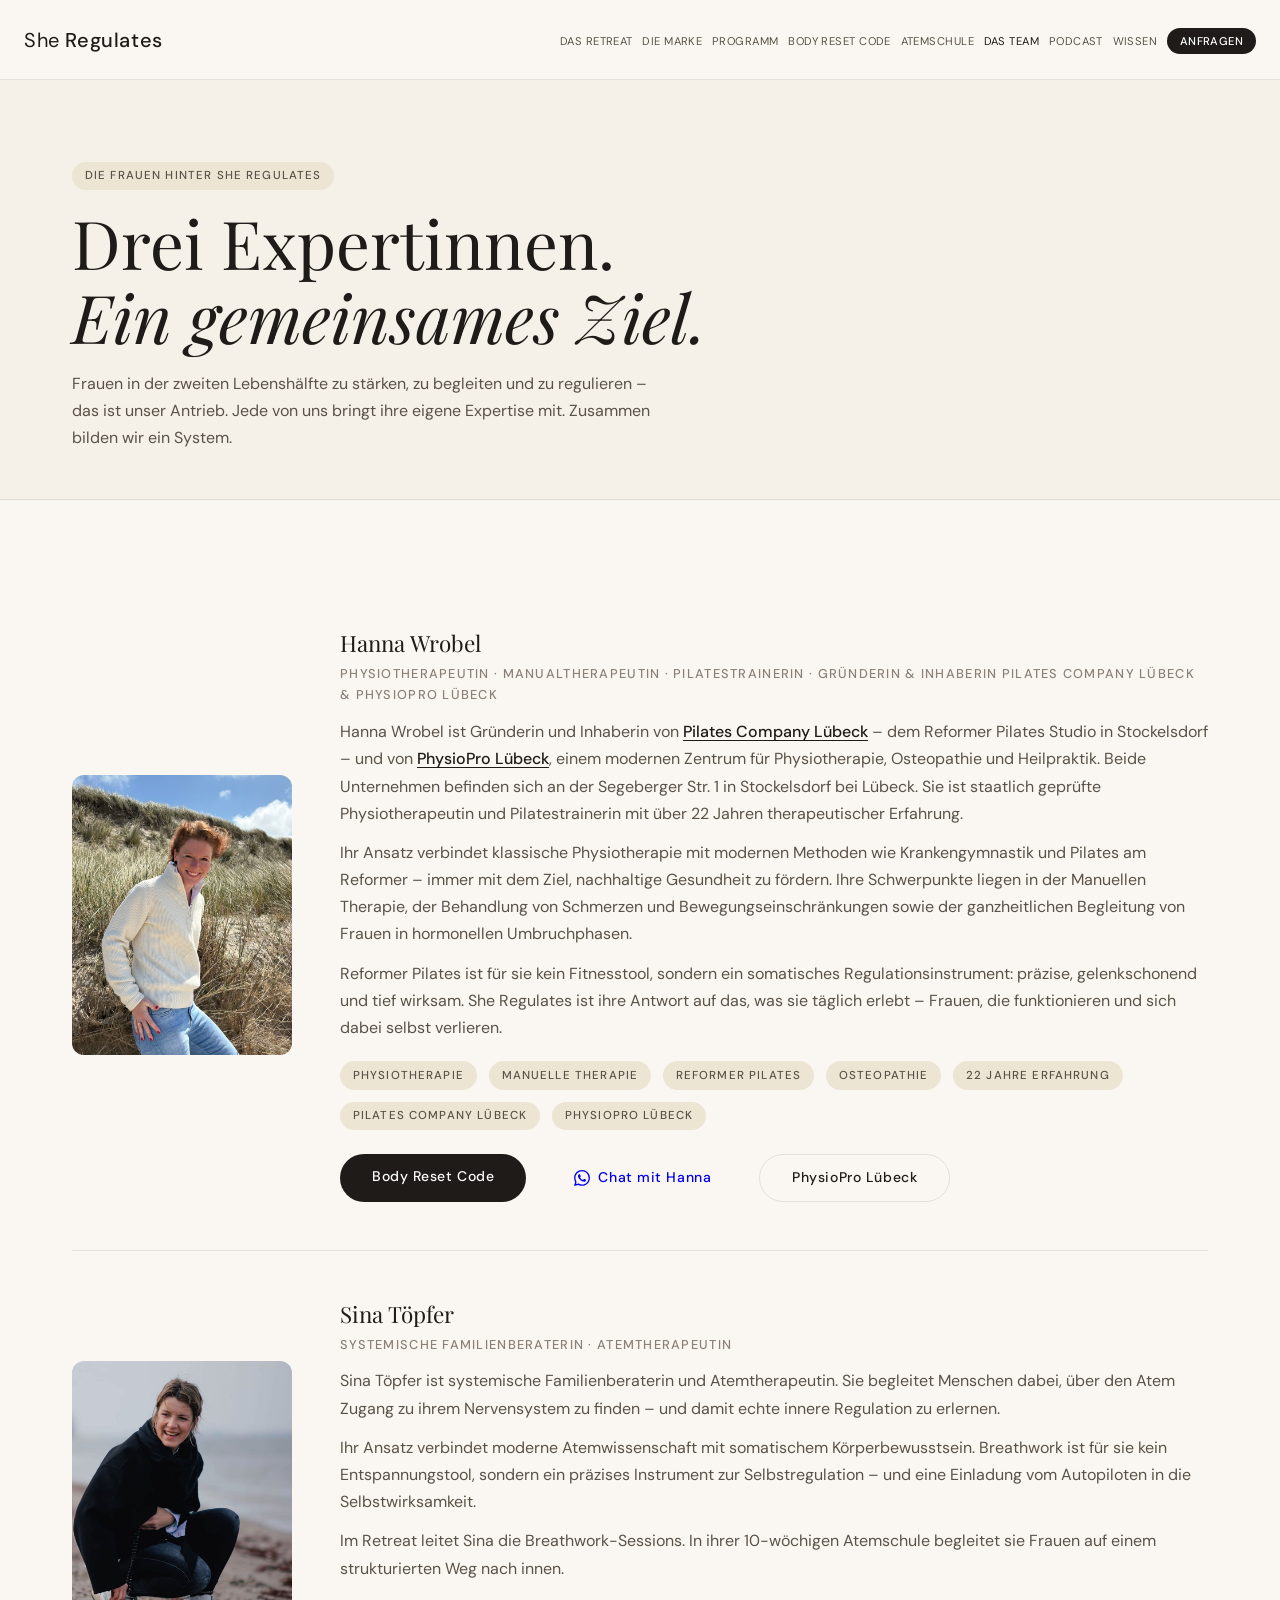
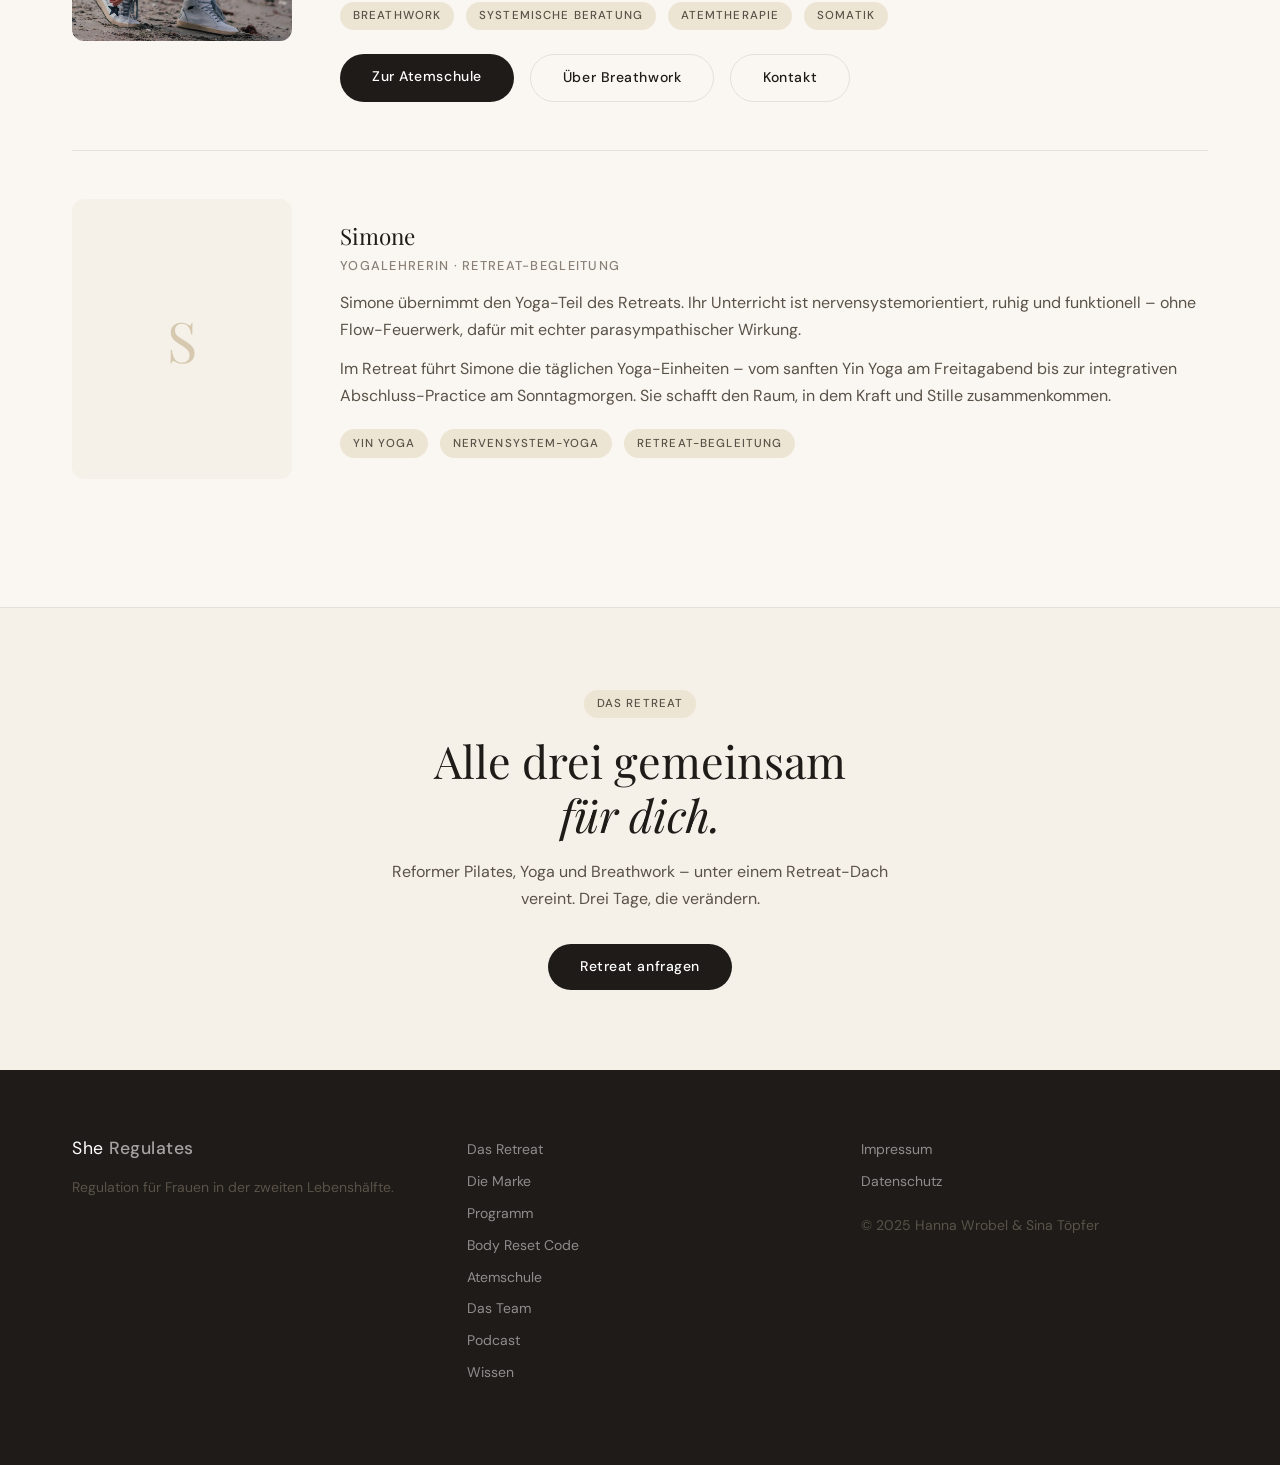
<file: team.html>
<!DOCTYPE html>
<html lang="de">
<head>
<meta charset="UTF-8">
<meta name="viewport" content="width=device-width, initial-scale=1.0">
<title>Das Team – She Regulates</title>
<link rel="preconnect" href="https://fonts.googleapis.com">
<link href="https://fonts.googleapis.com/css2?family=Playfair+Display:ital,wght@0,300;0,400;0,500;1,300;1,400&family=DM+Sans:wght@300;400;500&display=swap" rel="stylesheet">
<link rel="stylesheet" href="style.css">
</head>
<body>
<nav id="navbar">
  <div class="nav-inner">
    <a href="index.html" class="logo">She <span>Regulates</span></a>
    <ul class="nav-links">
      <li><a href="index.html">Das Retreat</a></li>
      <li><a href="marke.html">Die Marke</a></li>
      <li><a href="retreat-programm.html">Programm</a></li>
      <li><a href="body-reset.html">Body Reset Code</a></li>
      <li><a href="atemschule.html">Atemschule</a></li>
      <li><a href="team.html" class="active">Das Team</a></li>
      <li><a href="podcast.html">Podcast</a></li>
      <li><a href="wissen.html">Wissen</a></li>
      <li><a href="index.html#anfragen" class="nav-cta">Anfragen</a></li>
    </ul>
    <button class="hamburger" id="hamburger" aria-label="Menü"><span></span><span></span><span></span></button>
  </div>
</nav>
<div class="mobile-menu" id="mobileMenu">  <a href="index.html">Das Retreat</a>  <a href="marke.html">Die Marke</a>  <a href="retreat-programm.html">Programm</a>  <a href="body-reset.html">Body Reset Code</a>  <a href="atemschule.html">Atemschule</a>  <a href="team.html">Das Team</a>  <a href="podcast.html">Podcast</a>  <a href="wissen.html">Wissen</a>  <a href="index.html#anfragen" class="btn btn-primary" style="margin-top:1rem">Anfragen</a></div>
<div class="page-hero">
  <div class="container">
    <span class="tag">Die Frauen hinter She Regulates</span>
    <h1>Drei Expertinnen.<br><em>Ein gemeinsames Ziel.</em></h1>
    <p style="max-width:600px;margin-top:1rem">Frauen in der zweiten Lebenshälfte zu stärken, zu begleiten und zu regulieren – das ist unser Antrieb. Jede von uns bringt ihre eigene Expertise mit. Zusammen bilden wir ein System.</p>
  </div>
</div>

<section class="section">
  <div class="container">

    <!-- HANNA -->
    <div class="person-card">
      <img src="hanna-team.jpg" alt="Hanna Wrobel" class="person-img" style="object-position:center 20%">
      <div class="person-info">
        <h3>Hanna Wrobel</h3>
        <p class="person-role">Physiotherapeutin · Manualtherapeutin · Pilatestrainerin · Gründerin &amp; Inhaberin Pilates Company Lübeck &amp; PhysioPro Lübeck</p>
        <p>Hanna Wrobel ist Gründerin und Inhaberin von <a href="https://www.pilatescompany.de" target="_blank" rel="noopener" style="color:var(--text);font-weight:500;text-decoration:underline;text-underline-offset:3px">Pilates Company Lübeck</a> – dem Reformer Pilates Studio in Stockelsdorf – und von <a href="https://www.physioproluebeck.de" target="_blank" rel="noopener" style="color:var(--text);font-weight:500;text-decoration:underline;text-underline-offset:3px">PhysioPro Lübeck</a>, einem modernen Zentrum für Physiotherapie, Osteopathie und Heilpraktik. Beide Unternehmen befinden sich an der Segeberger Str. 1 in Stockelsdorf bei Lübeck. Sie ist staatlich geprüfte Physiotherapeutin und Pilatestrainerin mit über 22 Jahren therapeutischer Erfahrung.</p>
        <p style="margin-top:.75rem">Ihr Ansatz verbindet klassische Physiotherapie mit modernen Methoden wie Krankengymnastik und Pilates am Reformer – immer mit dem Ziel, nachhaltige Gesundheit zu fördern. Ihre Schwerpunkte liegen in der Manuellen Therapie, der Behandlung von Schmerzen und Bewegungseinschränkungen sowie der ganzheitlichen Begleitung von Frauen in hormonellen Umbruchphasen.</p>
        <p style="margin-top:.75rem">Reformer Pilates ist für sie kein Fitnesstool, sondern ein somatisches Regulationsinstrument: präzise, gelenkschonend und tief wirksam. She Regulates ist ihre Antwort auf das, was sie täglich erlebt – Frauen, die funktionieren und sich dabei selbst verlieren.</p>
        <div style="display:flex;gap:.75rem;flex-wrap:wrap;margin-top:1.25rem">
          <span class="tag" style="margin-bottom:0">Physiotherapie</span>
          <span class="tag" style="margin-bottom:0">Manuelle Therapie</span>
          <span class="tag" style="margin-bottom:0">Reformer Pilates</span>
          <span class="tag" style="margin-bottom:0">Osteopathie</span>
          <span class="tag" style="margin-bottom:0">22 Jahre Erfahrung</span>
          <span class="tag" style="margin-bottom:0">Pilates Company Lübeck</span>
          <span class="tag" style="margin-bottom:0">PhysioPro Lübeck</span>
        </div>
        <div style="display:flex;gap:1rem;flex-wrap:wrap;margin-top:1.5rem">
          <a href="body-reset.html" class="btn btn-primary">Body Reset Code</a>
          <a href="https://wa.me/4917623339367" target="_blank" rel="noopener" class="btn btn-dark" style="display:inline-flex;align-items:center;gap:.5rem">
            <svg width="16" height="16" viewBox="0 0 24 24" fill="currentColor"><path d="M17.472 14.382c-.297-.149-1.758-.867-2.03-.967-.273-.099-.471-.148-.67.15-.197.297-.767.966-.94 1.164-.173.199-.347.223-.644.075-.297-.15-1.255-.463-2.39-1.475-.883-.788-1.48-1.761-1.653-2.059-.173-.297-.018-.458.13-.606.134-.133.298-.347.446-.52.149-.174.198-.298.298-.497.099-.198.05-.371-.025-.52-.075-.149-.669-1.612-.916-2.207-.242-.579-.487-.5-.669-.51-.173-.008-.371-.01-.57-.01-.198 0-.52.074-.792.372-.272.297-1.04 1.016-1.04 2.479 0 1.462 1.065 2.875 1.213 3.074.149.198 2.096 3.2 5.077 4.487.709.306 1.262.489 1.694.625.712.227 1.36.195 1.871.118.571-.085 1.758-.719 2.006-1.413.248-.694.248-1.289.173-1.413-.074-.124-.272-.198-.57-.347m-5.421 7.403h-.004a9.87 9.87 0 01-5.031-1.378l-.361-.214-3.741.982.998-3.648-.235-.374a9.86 9.86 0 01-1.51-5.26c.001-5.45 4.436-9.884 9.888-9.884 2.64 0 5.122 1.03 6.988 2.898a9.825 9.825 0 012.893 6.994c-.003 5.45-4.437 9.884-9.885 9.884m8.413-18.297A11.815 11.815 0 0012.05 0C5.495 0 .16 5.335.157 11.892c0 2.096.547 4.142 1.588 5.945L.057 24l6.305-1.654a11.882 11.882 0 005.683 1.448h.005c6.554 0 11.89-5.335 11.893-11.893a11.821 11.821 0 00-3.48-8.413z"/></svg>
            Chat mit Hanna
          </a>
          <a href="https://www.physioproluebeck.de" target="_blank" rel="noopener" class="btn btn-outline">PhysioPro Lübeck</a>
        </div>
      </div>
    </div>

    <!-- SINA -->
    <div class="person-card">
      <img src="Sina_Bild.png" alt="Sina Töpfer" class="person-img">
      <div class="person-info">
        <h3>Sina Töpfer</h3>
        <p class="person-role">Systemische Familienberaterin · Atemtherapeutin</p>
        <p>Sina Töpfer ist systemische Familienberaterin und Atemtherapeutin. Sie begleitet Menschen dabei, über den Atem Zugang zu ihrem Nervensystem zu finden – und damit echte innere Regulation zu erlernen.</p>
        <p style="margin-top:.75rem">Ihr Ansatz verbindet moderne Atemwissenschaft mit somatischem Körperbewusstsein. Breathwork ist für sie kein Entspannungstool, sondern ein präzises Instrument zur Selbstregulation – und eine Einladung vom Autopiloten in die Selbstwirksamkeit.</p>
        <p style="margin-top:.75rem">Im Retreat leitet Sina die Breathwork-Sessions. In ihrer 10-wöchigen Atemschule begleitet sie Frauen auf einem strukturierten Weg nach innen.</p>
        <div style="display:flex;gap:.75rem;flex-wrap:wrap;margin-top:1.25rem">
          <span class="tag" style="margin-bottom:0">Breathwork</span>
          <span class="tag" style="margin-bottom:0">Systemische Beratung</span>
          <span class="tag" style="margin-bottom:0">Atemtherapie</span>
          <span class="tag" style="margin-bottom:0">Somatik</span>
        </div>
        <div style="display:flex;gap:1rem;flex-wrap:wrap;margin-top:1.5rem">
          <a href="atemschule.html" class="btn btn-primary">Zur Atemschule</a>
          <a href="breathwork.html" class="btn btn-outline">Über Breathwork</a>
          <a href="mailto:toepfer@systemischefamilienberaterin.de" class="btn btn-outline">Kontakt</a>
        </div>
      </div>
    </div>

    <!-- SIMONE -->
    <div class="person-card">
      <div class="person-img" style="background:var(--beige-light);border-radius:var(--radius);display:flex;align-items:center;justify-content:center;flex-shrink:0;width:220px;height:280px">
        <span style="font-family:var(--heading);font-size:3.5rem;color:var(--beige-dark)">S</span>
      </div>
      <div class="person-info">
        <h3>Simone</h3>
        <p class="person-role">Yogalehrerin · Retreat-Begleitung</p>
        <p>Simone übernimmt den Yoga-Teil des Retreats. Ihr Unterricht ist nervensystemorientiert, ruhig und funktionell – ohne Flow-Feuerwerk, dafür mit echter parasympathischer Wirkung.</p>
        <p style="margin-top:.75rem">Im Retreat führt Simone die täglichen Yoga-Einheiten – vom sanften Yin Yoga am Freitagabend bis zur integrativen Abschluss-Practice am Sonntagmorgen. Sie schafft den Raum, in dem Kraft und Stille zusammenkommen.</p>
        <div style="display:flex;gap:.75rem;flex-wrap:wrap;margin-top:1.25rem">
          <span class="tag" style="margin-bottom:0">Yin Yoga</span>
          <span class="tag" style="margin-bottom:0">Nervensystem-Yoga</span>
          <span class="tag" style="margin-bottom:0">Retreat-Begleitung</span>
        </div>
      </div>
    </div>

  </div>
</section>

<div class="divider"></div>

<section class="section" style="background:var(--beige-light)">
  <div class="container" style="text-align:center;max-width:580px;margin:0 auto">
    <span class="tag">Das Retreat</span>
    <h2>Alle drei gemeinsam<br><em>für dich.</em></h2>
    <p style="margin:1rem 0 2rem">Reformer Pilates, Yoga und Breathwork – unter einem Retreat-Dach vereint. Drei Tage, die verändern.</p>
    <a href="index.html#anfragen" class="btn btn-primary">Retreat anfragen</a>
  </div>
</section>
<footer><div class="container"><div class="footer-inner">
  <div><a href="index.html" class="logo">She <span>Regulates</span></a><p>Regulation für Frauen in der zweiten Lebenshälfte.</p></div>
  <div class="footer-links">
    <a href="index.html">Das Retreat</a>
    <a href="marke.html">Die Marke</a>
    <a href="retreat-programm.html">Programm</a>
    <a href="body-reset.html">Body Reset Code</a>
    <a href="atemschule.html">Atemschule</a>
    <a href="team.html">Das Team</a>
    <a href="podcast.html">Podcast</a>
    <a href="wissen.html">Wissen</a>
  </div>
  <div class="footer-legal">
    <a href="impressum.html">Impressum</a>
    <a href="datenschutz.html">Datenschutz</a>
    <p style="margin-top:.75rem">© 2025 Hanna Wrobel &amp; Sina Töpfer</p>
  </div>
</div></div></footer>
<script>
  const nb=document.getElementById('navbar');
  window.addEventListener('scroll',()=>nb.classList.toggle('scrolled',window.scrollY>40));
  const hb=document.getElementById('hamburger'),mm=document.getElementById('mobileMenu');
  hb.addEventListener('click',()=>{mm.classList.toggle('open');hb.classList.toggle('open');});
  mm.querySelectorAll('a').forEach(a=>a.addEventListener('click',()=>{mm.classList.remove('open');hb.classList.remove('open');}));
  
</script></body></html>
</file>
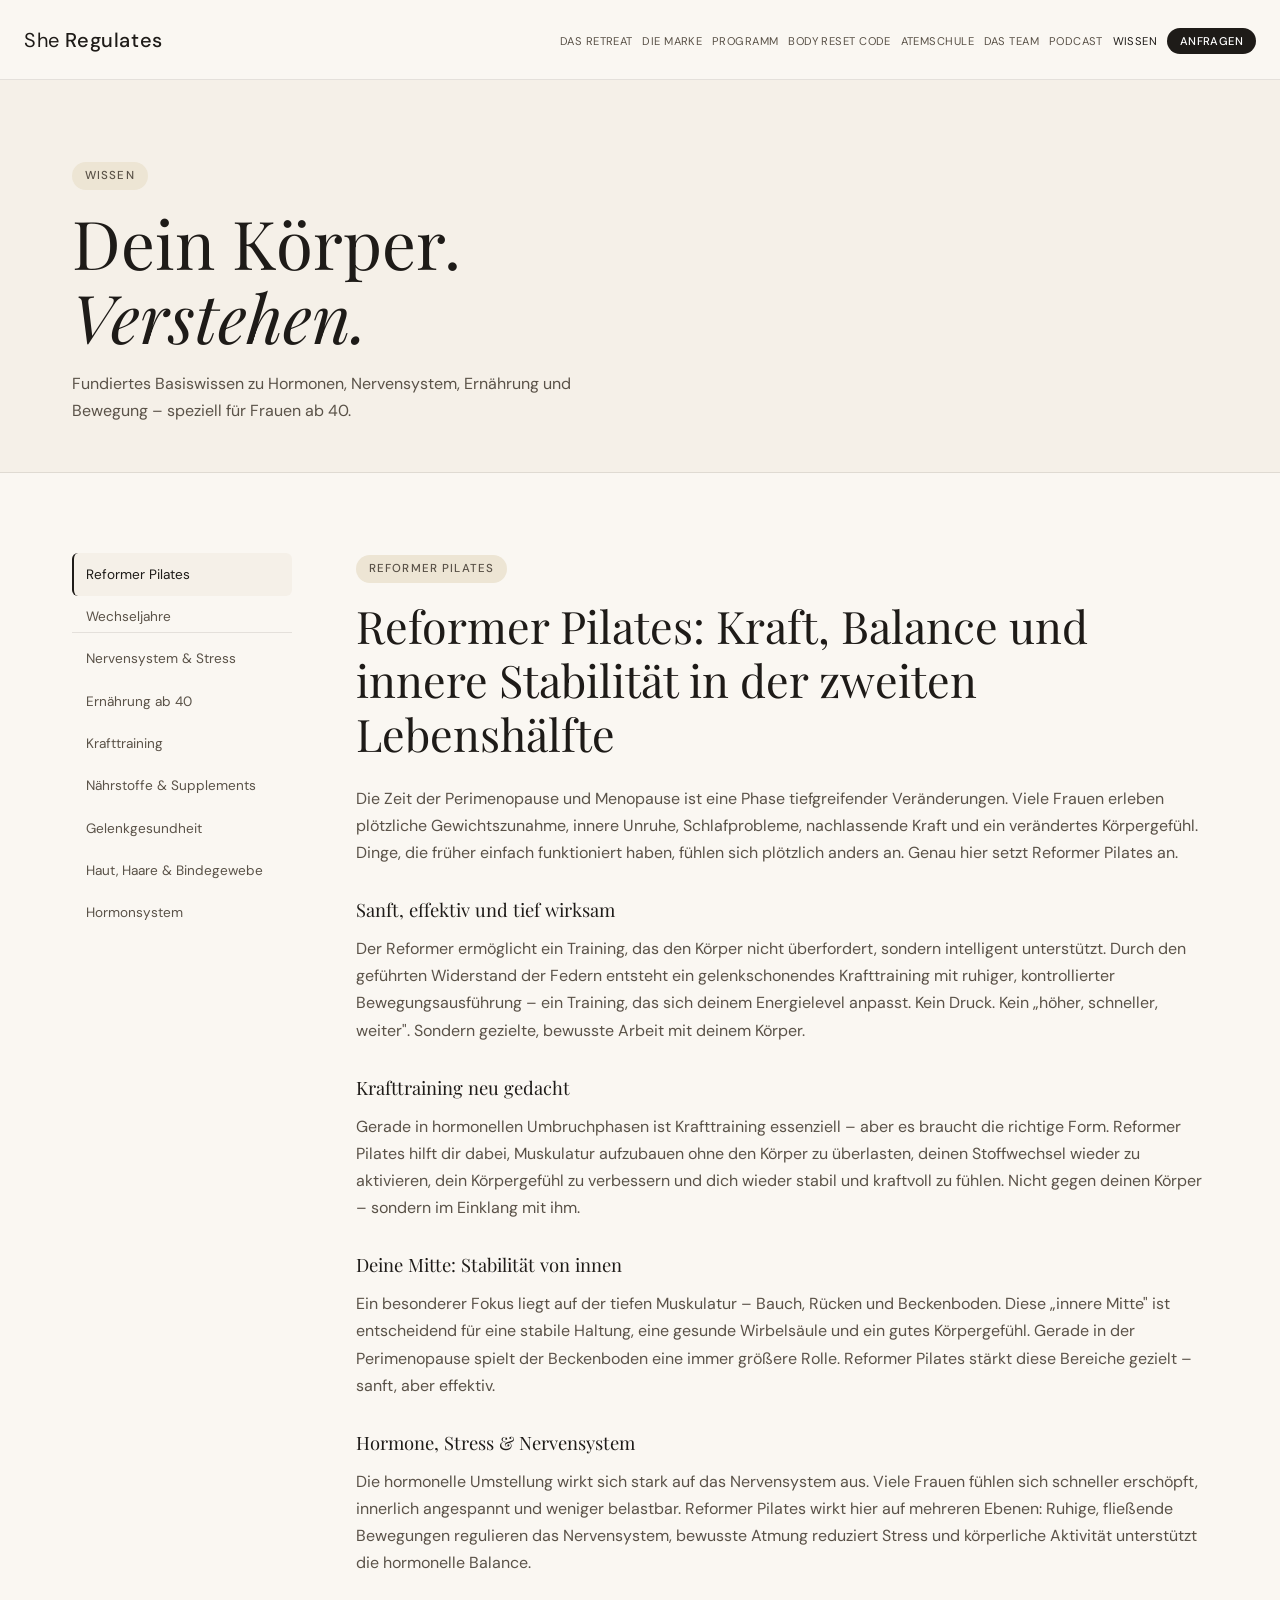
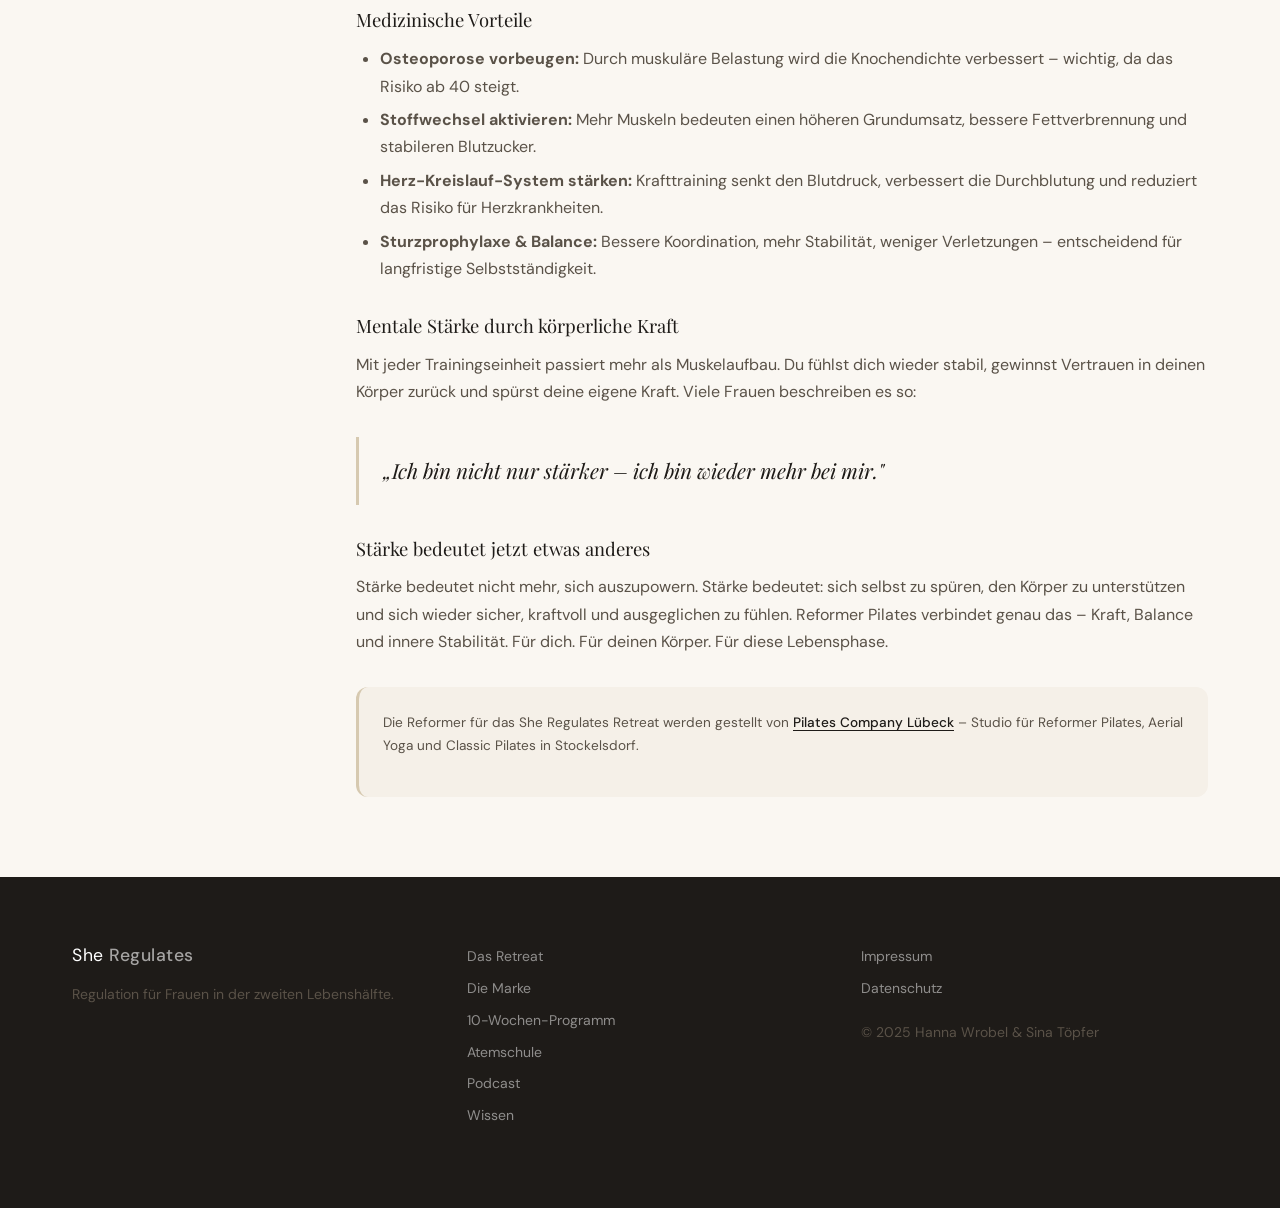
<file: wissen.html>
<!DOCTYPE html>
<html lang="de">
<head>
<meta charset="UTF-8">
<meta name="viewport" content="width=device-width, initial-scale=1.0">
<title>Wissensdatenbank – She Regulates</title>
<link rel="preconnect" href="https://fonts.googleapis.com">
<link href="https://fonts.googleapis.com/css2?family=Playfair+Display:ital,wght@0,300;0,400;0,500;1,300;1,400&family=DM+Sans:wght@300;400;500&display=swap" rel="stylesheet">
<link rel="stylesheet" href="style.css">
</head>
<body>
<nav id="navbar">
  <div class="nav-inner">
    <a href="index.html" class="logo">She <span>Regulates</span></a>
    <ul class="nav-links">
      <li><a href="index.html">Das Retreat</a></li>
      <li><a href="marke.html">Die Marke</a></li>
      <li><a href="retreat-programm.html">Programm</a></li>
      <li><a href="body-reset.html">Body Reset Code</a></li>
      <li><a href="atemschule.html">Atemschule</a></li>
      <li><a href="team.html">Das Team</a></li>
      <li><a href="podcast.html">Podcast</a></li>
      <li><a href="wissen.html" class="active">Wissen</a></li>
      <li><a href="index.html#anfragen" class="nav-cta">Anfragen</a></li>
    </ul>
    <button class="hamburger" id="hamburger" aria-label="Menü"><span></span><span></span><span></span></button>
  </div>
</nav>
<div class="mobile-menu" id="mobileMenu">  <a href="index.html">Das Retreat</a>  <a href="marke.html">Die Marke</a>  <a href="retreat-programm.html">Programm</a>  <a href="body-reset.html">Body Reset Code</a>  <a href="atemschule.html">Atemschule</a>  <a href="team.html">Das Team</a>  <a href="podcast.html">Podcast</a>  <a href="wissen.html">Wissen</a>  <a href="index.html#anfragen" class="btn btn-primary" style="margin-top:1rem">Anfragen</a></div>
<div class="page-hero"><div class="container"><span class="tag">Wissen</span><h1>Dein Körper.<br><em>Verstehen.</em></h1><p style="max-width:560px;margin-top:1rem">Fundiertes Basiswissen zu Hormonen, Nervensystem, Ernährung und Bewegung – speziell für Frauen ab 40.</p></div></div>
<section class="section"><div class="container">
  <div class="wissen-layout">
    <nav class="wissen-nav" id="wissenNav"><a href="#" onclick="showTopic('reformer');return false" id="nav-reformer">Reformer Pilates</a><a href="#" onclick="showTopic('reformer');return false" id="nav-wechseljahre">Wechseljahre</a><a href="#" onclick="showTopic('nervensystem');return false" id="nav-nervensystem">Nervensystem &amp; Stress</a><a href="#" onclick="showTopic('ernaehrung');return false" id="nav-ernaehrung">Ernährung ab 40</a><a href="#" onclick="showTopic('krafttraining');return false" id="nav-krafttraining">Krafttraining</a><a href="#" onclick="showTopic('naehrstoffe');return false" id="nav-naehrstoffe">Nährstoffe &amp; Supplements</a><a href="#" onclick="showTopic('gelenke');return false" id="nav-gelenke">Gelenkgesundheit</a><a href="#" onclick="showTopic('haut');return false" id="nav-haut">Haut, Haare &amp; Bindegewebe</a><a href="#" onclick="showTopic('hormone');return false" id="nav-hormone">Hormonsystem</a></nav>
    <div id="wissenContent"><div class="wissen-article" id="art-reformer">
  <span class="tag">Reformer Pilates</span>
  <h2>Reformer Pilates: Kraft, Balance und innere Stabilität in der zweiten Lebenshälfte</h2>
  <p>Die Zeit der Perimenopause und Menopause ist eine Phase tiefgreifender Veränderungen. Viele Frauen erleben plötzliche Gewichtszunahme, innere Unruhe, Schlafprobleme, nachlassende Kraft und ein verändertes Körpergefühl. Dinge, die früher einfach funktioniert haben, fühlen sich plötzlich anders an. Genau hier setzt Reformer Pilates an.</p>

  <h3>Sanft, effektiv und tief wirksam</h3>
  <p>Der Reformer ermöglicht ein Training, das den Körper nicht überfordert, sondern intelligent unterstützt. Durch den geführten Widerstand der Federn entsteht ein gelenkschonendes Krafttraining mit ruhiger, kontrollierter Bewegungsausführung – ein Training, das sich deinem Energielevel anpasst. Kein Druck. Kein „höher, schneller, weiter". Sondern gezielte, bewusste Arbeit mit deinem Körper.</p>

  <h3>Krafttraining neu gedacht</h3>
  <p>Gerade in hormonellen Umbruchphasen ist Krafttraining essenziell – aber es braucht die richtige Form. Reformer Pilates hilft dir dabei, Muskulatur aufzubauen ohne den Körper zu überlasten, deinen Stoffwechsel wieder zu aktivieren, dein Körpergefühl zu verbessern und dich wieder stabil und kraftvoll zu fühlen. Nicht gegen deinen Körper – sondern im Einklang mit ihm.</p>

  <h3>Deine Mitte: Stabilität von innen</h3>
  <p>Ein besonderer Fokus liegt auf der tiefen Muskulatur – Bauch, Rücken und Beckenboden. Diese „innere Mitte" ist entscheidend für eine stabile Haltung, eine gesunde Wirbelsäule und ein gutes Körpergefühl. Gerade in der Perimenopause spielt der Beckenboden eine immer größere Rolle. Reformer Pilates stärkt diese Bereiche gezielt – sanft, aber effektiv.</p>

  <h3>Hormone, Stress & Nervensystem</h3>
  <p>Die hormonelle Umstellung wirkt sich stark auf das Nervensystem aus. Viele Frauen fühlen sich schneller erschöpft, innerlich angespannt und weniger belastbar. Reformer Pilates wirkt hier auf mehreren Ebenen: Ruhige, fließende Bewegungen regulieren das Nervensystem, bewusste Atmung reduziert Stress und körperliche Aktivität unterstützt die hormonelle Balance.</p>

  <h3>Medizinische Vorteile</h3>
  <ul>
    <li><strong>Osteoporose vorbeugen:</strong> Durch muskuläre Belastung wird die Knochendichte verbessert – wichtig, da das Risiko ab 40 steigt.</li>
    <li><strong>Stoffwechsel aktivieren:</strong> Mehr Muskeln bedeuten einen höheren Grundumsatz, bessere Fettverbrennung und stabileren Blutzucker.</li>
    <li><strong>Herz-Kreislauf-System stärken:</strong> Krafttraining senkt den Blutdruck, verbessert die Durchblutung und reduziert das Risiko für Herzkrankheiten.</li>
    <li><strong>Sturzprophylaxe & Balance:</strong> Bessere Koordination, mehr Stabilität, weniger Verletzungen – entscheidend für langfristige Selbstständigkeit.</li>
  </ul>

  <h3>Mentale Stärke durch körperliche Kraft</h3>
  <p>Mit jeder Trainingseinheit passiert mehr als Muskelaufbau. Du fühlst dich wieder stabil, gewinnst Vertrauen in deinen Körper zurück und spürst deine eigene Kraft. Viele Frauen beschreiben es so:</p>
  <blockquote>„Ich bin nicht nur stärker – ich bin wieder mehr bei mir."</blockquote>

  <h3>Stärke bedeutet jetzt etwas anderes</h3>
  <p>Stärke bedeutet nicht mehr, sich auszupowern. Stärke bedeutet: sich selbst zu spüren, den Körper zu unterstützen und sich wieder sicher, kraftvoll und ausgeglichen zu fühlen. Reformer Pilates verbindet genau das – Kraft, Balance und innere Stabilität. Für dich. Für deinen Körper. Für diese Lebensphase.</p>

  <div style="margin-top:2rem;padding:1.5rem;background:var(--beige-light);border-radius:var(--radius);border-left:3px solid var(--beige-dark)">
    <p style="font-size:.85rem;color:var(--text-mid)">Die Reformer für das She Regulates Retreat werden gestellt von <a href="https://www.pilatescompany.de" target="_blank" rel="noopener" style="color:var(--text);font-weight:500;text-decoration:underline;text-underline-offset:3px">Pilates Company Lübeck</a> – Studio für Reformer Pilates, Aerial Yoga und Classic Pilates in Stockelsdorf.</p>
  </div>
</div><div class="wissen-article" id="art-wechseljahre"><span class="tag">Wechseljahre</span><h2>Wechseljahre – was wirklich passiert</h2><p>Die Wechseljahre sind kein Versagen des Körpers. Sie sind ein komplexer, intelligenter Übergangsprozess – und der Beginn einer neuen Phase. Ab etwa Mitte 40 beginnt der Körper, die Hormonproduktion schrittweise umzustellen. Östrogen und Progesteron werden nicht mehr in gleichem Maße produziert. Diese Veränderung betrifft nicht nur den Zyklus, sondern das gesamte System: Schlaf, Stimmung, Stoffwechsel, Knochen, Haut und Nervensystem reagieren auf die neue hormonelle Realität.<br><br>Die vier Phasen umfassen Prämenopause, Perimenopause, Menopause und Postmenopause – jede mit eigenen Charakteristika und Möglichkeiten der Unterstützung.</p></div><div class="wissen-article" id="art-nervensystem"><span class="tag">Nervensystem &amp; Stress</span><h2>Nervensystem und Stress verstehen</h2><p>Das autonome Nervensystem reguliert alle unbewussten Körperfunktionen – Herzschlag, Verdauung, Atmung, Immunantwort. Es besteht aus Sympathikus (Aktivierung) und Parasympathikus (Erholung). In hormonellen Umbruchphasen verschiebt sich diese Balance häufig in Richtung Daueraktivierung. Das Verstehen dieser Dynamik ist der erste Schritt zur Regulation.</p></div><div class="wissen-article" id="art-ernaehrung"><span class="tag">Ernährung ab 40</span><h2>Ernährung ab 40 – was sich ändert</h2><p>Ab 40 verändert sich der Stoffwechsel grundlegend. Östrogenmangel beeinflusst die Insulinsensitivität, der Grundumsatz sinkt, Muskelmasse wird schneller abgebaut. Protein wird zur wichtigsten Stellschraube: mindestens 1,6g pro kg Körpergewicht täglich. Blutzuckerstabilität durch komplexe Kohlenhydrate und regelmäßige Mahlzeiten. Kalzium, Vitamin D und Magnesium gewinnen an Bedeutung.</p></div><div class="wissen-article" id="art-krafttraining"><span class="tag">Krafttraining</span><h2>Krafttraining in der zweiten Lebenshälfte</h2><p>Krafttraining ist das wirksamste Mittel gegen hormonbedingte Muskelmasse- und Knochendichteverluste. Zwei bis drei Einheiten pro Woche mit progressiver Belastung sind ideal. Wichtig: ausreichend Regeneration, kein Overtraining, Fokus auf funktionelle Bewegungsmuster. Pilates als somatisches Krafttraining verbindet Tiefenmuskulatur, Beckenboden und Regulation.</p></div><div class="wissen-article" id="art-naehrstoffe"><span class="tag">Nährstoffe &amp; Supplements</span><h2>Nährstoffe und Supplements für Frauen 40+</h2><p>Die wichtigsten Supplements in den Wechseljahren: Vitamin D₃ + K₂ für Knochen und Immunsystem, Magnesiumglycinat für Schlaf und Muskelentspannung, Omega-3-Fettsäuren für Entzündungsregulation und Gehirngesundheit, B-Vitamine für Energie und Nervensystem, sowie Adaptogene wie Ashwagandha zur Cortisolregulation. Immer individuell abklären.</p></div><div class="wissen-article" id="art-gelenke"><span class="tag">Gelenkgesundheit</span><h2>Gelenkgesundheit erhalten</h2><p>Östrogen hat eine schützende Wirkung auf Gelenkknorpel und Bänder. Mit sinkendem Östrogenspiegel steigt die Anfälligkeit für Gelenkbeschwerden. Gegenmittel: Beweglichkeitsarbeit, Faszientraining, ausreichend Kollagen und Vitamin C, anti-entzündliche Ernährung. Yin-Yoga und sanftes Mobility-Training sind besonders wertvoll.</p></div><div class="wissen-article" id="art-haut"><span class="tag">Haut, Haare &amp; Bindegewebe</span><h2>Haut, Haare und Bindegewebe</h2><p>Östrogen stimuliert die Kollagenproduktion. Mit dem Abfall der Hormonspiegel verliert die Haut an Elastizität, Haare werden dünner, das Bindegewebe lockerer. Collagen-Supplementierung, Vitamin C, Hyaluronsäure und Zink können unterstützen. Ebenso wichtig: Schlaf, Stressreduktion und ausreichend Flüssigkeit.</p></div><div class="wissen-article" id="art-hormone"><span class="tag">Hormonsystem</span><h2>Das Hormonsystem verstehen</h2><p>Die weiblichen Sexualhormone Östrogen und Progesteron stehen in ständiger Wechselwirkung mit Cortisol, Insulin, Schilddrüsenhormonen und Melatonin. In hormonellen Umbruchphasen können sich diese Wechselwirkungen verstärken. Regulation des Nervensystems, Schlafqualität und Ernährung sind die wirksamsten Hebel für hormonelle Balance.</p></div></div>
  </div>
</div></section>
<footer><div class="container"><div class="footer-inner"><div><a href="index.html" class="logo">She <span>Regulates</span></a><p>Regulation für Frauen in der zweiten Lebenshälfte.</p></div><div class="footer-links"><a href="index.html">Das Retreat</a><a href="marke.html">Die Marke</a><a href="programm.html">10-Wochen-Programm</a><a href="atemschule.html">Atemschule</a><a href="podcast.html">Podcast</a><a href="wissen.html">Wissen</a></div><div class="footer-legal"><a href="impressum.html">Impressum</a><a href="datenschutz.html">Datenschutz</a><p style="margin-top:.75rem">© 2025 Hanna Wrobel &amp; Sina Töpfer</p></div></div></div></footer>
<script>
  const nb=document.getElementById('navbar');
  window.addEventListener('scroll',()=>nb.classList.toggle('scrolled',window.scrollY>40));
  const hb=document.getElementById('hamburger'),mm=document.getElementById('mobileMenu');
  hb.addEventListener('click',()=>{mm.classList.toggle('open');hb.classList.toggle('open');});
  mm.querySelectorAll('a').forEach(a=>a.addEventListener('click',()=>{mm.classList.remove('open');hb.classList.remove('open');}));
  
  function showTopic(id) {
    document.querySelectorAll('.wissen-article').forEach(a => a.classList.remove('active'));
    document.querySelectorAll('.wissen-nav a').forEach(a => a.classList.remove('active'));
    document.getElementById('art-'+id).classList.add('active');
    document.getElementById('nav-'+id).classList.add('active');
  }
  showTopic('reformer');

</script></body></html>
</file>
<file: style.css>
/* ── RESET & ROOT ── */
*, *::before, *::after { box-sizing: border-box; margin: 0; padding: 0; }

:root {
  --beige-light: #f5f0e8;
  --beige:       #ede5d4;
  --beige-dark:  #d6c9b0;
  --beige-deep:  #c4b49a;
  --cream:       #faf7f2;
  --text:        #1e1b18;
  --text-mid:    #5a5248;
  --text-light:  #8a8078;
  --border:      rgba(30,27,24,.1);
  --black:       #1e1b18;
  --sans:        'DM Sans', system-ui, sans-serif;
  --heading:     'Playfair Display', serif;
  --radius:      12px;
  --nav-h:       80px;
}

html { scroll-behavior: smooth; }
body { padding-top: var(--nav-h); font-family: var(--sans); background: var(--cream); color: var(--text); font-size: 16px; line-height: 1.7; }

/* ── TYPOGRAPHY ── */
h1,h2,h3,h4,h5,h6 { font-family: var(--heading); font-weight: 400; }
h1 { font-size: clamp(2.4rem, 5.5vw, 4.2rem); line-height: 1.1; }
h2 { font-size: clamp(1.8rem, 3.5vw, 2.8rem); line-height: 1.2; }
h3 { font-family: var(--heading); font-size: 1.4rem; line-height: 1.35; font-weight: 400; }
p { color: var(--text-mid); }

/* ── NAV ── */
nav {
  position: fixed; top: 0; left: 0; right: 0; z-index: 100;
  height: var(--nav-h);
  background: rgba(250,247,242,.96);
  backdrop-filter: blur(12px);
  border-bottom: 1px solid var(--border);
}
.nav-inner {
  max-width: 1400px; margin: 0 auto; width: 100%;
  padding: 0 1.5rem; height: 100%;
  display: flex; align-items: center; justify-content: space-between;
}
.logo {
  font-family: var(--sans); font-size: 1.25rem; font-weight: 400;
  color: var(--text); text-decoration: none; letter-spacing: .03em;
}
.logo span { color: var(--text); font-weight: 500; }

.nav-links { display: flex; align-items: center; gap: .6rem; list-style: none; }
.nav-links a {
  font-size: .7rem; font-weight: 400; letter-spacing: .04em;
  text-decoration: none; color: var(--text-mid);
  text-transform: uppercase; transition: color .2s; white-space: nowrap;
}
.nav-links a:hover, .nav-links a.active { color: var(--black); }
.nav-cta {
  background: var(--black) !important; color: #fff !important;
  padding: .35rem .8rem; border-radius: 100px;
  font-weight: 500 !important;
  transition: background .2s !important;
}
.nav-cta:hover { background: #3a3530 !important; }

.hamburger {
  display: none; flex-direction: column; gap: 5px;
  background: none; border: none; cursor: pointer; padding: 4px;
}
.hamburger span { display: block; width: 24px; height: 2px; background: var(--text); border-radius: 2px; transition: .3s; }
.hamburger.open span:nth-child(1) { transform: translateY(7px) rotate(45deg); }
.hamburger.open span:nth-child(2) { opacity: 0; }
.hamburger.open span:nth-child(3) { transform: translateY(-7px) rotate(-45deg); }

.mobile-menu {
  display: none; position: fixed; top: var(--nav-h); left: 0; right: 0; bottom: 0;
  background: var(--cream); z-index: 99;
  flex-direction: column; align-items: center; justify-content: center; gap: 2rem;
  padding: 2rem;
}
.mobile-menu.open { display: flex; }
.mobile-menu a { font-family: var(--heading); font-size: 2rem; font-weight: 300; color: var(--text); text-decoration: none; transition: color .2s; }
.mobile-menu a:hover { color: var(--text-mid); }

/* ── LAYOUT ── */
.container { max-width: 1200px; margin: 0 auto; padding: 0 2rem; }
.section { padding: 5rem 0; }
.section-sm { padding: 3rem 0; }
.divider { height: 1px; background: var(--border); }

/* ── COMPONENTS ── */
.tag {
  display: inline-block; font-size: .72rem; font-weight: 500; letter-spacing: .1em;
  text-transform: uppercase; color: var(--text-mid); background: var(--beige);
  padding: .28rem .8rem; border-radius: 100px; margin-bottom: 1rem;
}
.btn {
  display: inline-block; padding: .7rem 2rem; border-radius: 100px;
  font-family: var(--sans); font-size: .875rem; font-weight: 500;
  letter-spacing: .04em; text-decoration: none; cursor: pointer;
  transition: .2s; border: none;
}
.btn-primary { background: var(--black); color: #fff; }
.btn-primary:hover { background: #3a3530; }
.btn-outline { background: transparent; color: var(--text); border: 1.5px solid var(--border); }
.btn-outline:hover { border-color: var(--black); color: var(--black); }

/* ── HERO (cream) ── */
.hero-cream { padding: 7rem 0 5rem; background: var(--cream); }
.hero-cream-inner { max-width: 680px; }
.hero-cream-inner h1 { font-size: clamp(2.8rem, 6vw, 4.8rem); font-style: italic; font-weight: 300; margin: .5rem 0 1.25rem; line-height: 1.05; }
.hero-cream-inner > p { font-size: 1.1rem; color: var(--text-mid); line-height: 1.75; margin-bottom: 2rem; }
.hero-badge-cream {
  display: inline-block; background: var(--beige); border: 1px solid var(--beige-dark);
  color: var(--text-mid); padding: .35rem .9rem; border-radius: 100px;
  font-size: .78rem; letter-spacing: .06em; text-transform: uppercase;
}

/* ── STRAND BANNER ── */
.strand-banner { width: 100%; height: 480px; overflow: hidden; position: relative; }
.strand-img { width: 100%; height: 100%; object-fit: cover; object-position: center 68%; display: block; }

/* ── STATS BAR ── */
.stats-bar { background: var(--black); padding: 2rem 0; }
.stats-grid { display: flex; align-items: center; justify-content: center; flex-wrap: wrap; }
.stat-item { flex: 1; min-width: 140px; text-align: center; padding: 1rem 2rem; }
.stat-num { font-family: var(--sans); font-size: clamp(2rem,4vw,3rem); font-weight: 300; color: #fff; line-height: 1; }
.stat-label { font-size: .75rem; letter-spacing: .1em; text-transform: uppercase; color: rgba(255,255,255,.5); margin-top: .4rem; }
.stat-divider { width: 1px; height: 36px; background: rgba(255,255,255,.15); flex-shrink: 0; }

/* ── CARDS ── */
.card { background: #fff; border-radius: var(--radius); padding: 2rem; border: 1px solid var(--border); }
.card-grid { display: grid; gap: 1.5rem; }
.card-grid-2 { grid-template-columns: repeat(2, 1fr); }
.card-grid-3 { grid-template-columns: repeat(3, 1fr); }

/* ── PERSON CARD ── */
.person-card { display: flex; gap: 3rem; align-items: center; padding: 3rem 0; }
.person-card:not(:last-child) { border-bottom: 1px solid var(--border); }
.person-img { width: 220px; height: 280px; object-fit: cover; border-radius: var(--radius); flex-shrink: 0; }
.person-info h3 { margin-bottom: .25rem; }
.person-role { font-size: .8rem; letter-spacing: .1em; text-transform: uppercase; color: var(--text-light); margin-bottom: 1rem; font-weight: 500; }
.person-info p { margin-bottom: .75rem; }

/* ── INVESTITION ── */
.preis-grid { display: grid; grid-template-columns: repeat(3, 1fr); gap: 1.5rem; }
.preis-card { background: #fff; border: 1px solid var(--border); border-radius: var(--radius); padding: 2.5rem 2rem; }
.preis-card.featured { background: var(--black); border-color: var(--black); }
.preis-card.featured * { color: #fff !important; }
.preis-card.featured .btn { background: var(--beige-deep); color: var(--black) !important; }
.preis-card.featured .btn:hover { background: var(--beige-dark); }
.preis-amount { font-family: var(--heading); font-size: 2.8rem; font-weight: 300; color: var(--text); line-height: 1; margin-bottom: .25rem; }
.preis-per { font-size: .8rem; text-transform: uppercase; letter-spacing: .08em; color: var(--text-mid); margin-bottom: 1.5rem; }
.preis-includes { list-style: none; margin-bottom: 2rem; }
.preis-includes li { padding: .5rem 0; border-bottom: 1px solid var(--border); font-size: .9rem; color: var(--text-mid); }
.preis-includes li::before { content: "✓ "; color: var(--text); font-weight: 500; }

/* ── PHASE CARDS ── */
.phase-card { border-left: 3px solid var(--beige-dark); padding: 1.5rem 1.5rem 1.5rem 2rem; background: #fff; border-radius: 0 var(--radius) var(--radius) 0; }
.phase-num { font-size: .75rem; letter-spacing: .15em; text-transform: uppercase; color: var(--text-light); font-weight: 500; margin-bottom: .5rem; }

/* ── PODCAST ── */
.episode-card { background: #fff; border: 1px solid var(--border); border-radius: var(--radius); padding: 2rem; margin-bottom: 1.5rem; }
.ep-meta { font-size: .75rem; letter-spacing: .1em; text-transform: uppercase; color: var(--text-light); margin-bottom: .5rem; font-weight: 500; }
.player { margin-top: 1.25rem; }
.player-bar { display: flex; align-items: center; gap: 1rem; }
.play-btn { width: 44px; height: 44px; border-radius: 50%; background: var(--black); border: none; cursor: pointer; display: flex; align-items: center; justify-content: center; flex-shrink: 0; transition: background .2s; }
.play-btn:hover { background: #3a3530; }
.play-btn svg { fill: #fff; margin-left: 3px; }
.progress-wrap { flex: 1; height: 4px; background: var(--beige); border-radius: 2px; cursor: pointer; position: relative; }
.progress-fill { height: 100%; background: var(--black); border-radius: 2px; width: 0; pointer-events: none; }
.time-display { font-size: .8rem; color: var(--text-mid); white-space: nowrap; min-width: 90px; text-align: right; }

/* ── WISSEN ── */
.wissen-layout { display: grid; grid-template-columns: 220px 1fr; gap: 4rem; align-items: start; }
.wissen-nav { position: sticky; top: calc(var(--nav-h) + 2rem); }
.wissen-nav a { display: block; padding: .6rem .75rem; font-size: .85rem; color: var(--text-mid); text-decoration: none; border-radius: 6px; transition: .2s; border-left: 2px solid transparent; }
.wissen-nav a:hover, .wissen-nav a.active { color: var(--black); background: var(--beige-light); border-left-color: var(--black); }
.wissen-article { display: none; }
.wissen-article.active { display: block; }
.wissen-article h2 { margin-bottom: 1.5rem; }
.wissen-article h3 { margin-top: 2rem; margin-bottom: .75rem; font-size: 1.15rem; }
.wissen-article p { margin-bottom: 1rem; }
.wissen-article ul { padding-left: 1.5rem; margin-bottom: 1rem; }
.wissen-article ul li { margin-bottom: .4rem; color: var(--text-mid); }

/* ── FORM ── */
.form-section { background: var(--beige-light); }
.hs-form-wrapper { max-width: 640px; margin: 0 auto; }
.hs-form input, .hs-form textarea, .hs-form select {
  width: 100%; padding: .85rem 1rem; border: 1.5px solid var(--border);
  border-radius: 8px; font-family: var(--sans); font-size: .95rem;
  background: #fff; color: var(--text); transition: border-color .2s; margin-bottom: .25rem;
}
.hs-form input:focus, .hs-form textarea:focus { outline: none; border-color: var(--black); }
.hs-form .hs-submit input { background: var(--black); color: #fff; font-weight: 500; cursor: pointer; border: none; }
.hs-form .hs-submit input:hover { background: #3a3530; }
.hs-form label { font-size: .85rem; font-weight: 500; margin-bottom: .3rem; display: block; }
.hs-form .hs-form-field { margin-bottom: 1.25rem; }
.hs-form .hs-error-msgs { list-style: none; }
.hs-form .hs-error-msgs li { color: #c0392b; font-size: .8rem; margin-top: .2rem; }

/* ── FOOTER ── */
footer { background: var(--black); padding: 4rem 0 2rem; color: rgba(255,255,255,.6); }
.footer-inner { display: grid; grid-template-columns: 1fr 1fr 1fr; gap: 3rem; margin-bottom: 3rem; }
footer .logo { color: #fff; font-size: 1.1rem; display: block; margin-bottom: .75rem; text-decoration: none; }
footer .logo span { color: rgba(255,255,255,.6); }
footer p { font-size: .875rem; line-height: 1.6; }
.footer-links, .footer-legal { display: flex; flex-direction: column; gap: .5rem; padding-top: .25rem; }
.footer-links a, .footer-legal a { color: rgba(255,255,255,.5); text-decoration: none; font-size: .875rem; transition: color .2s; }
.footer-links a:hover, .footer-legal a:hover { color: #fff; }

/* ── PAGE HERO (inner pages) ── */
.page-hero { padding: 5rem 0 3rem; background: var(--beige-light); border-bottom: 1px solid var(--border); }

/* ── BLOCKQUOTE ── */
blockquote { border-left: 3px solid var(--beige-dark); padding: 1rem 1.5rem; margin: 2rem 0; font-family: var(--heading); font-size: 1.3rem; font-style: italic; color: var(--text); }

/* ── RESPONSIVE ── */
@media (max-width: 900px) {
  .preis-grid { grid-template-columns: 1fr; max-width: 480px; margin: 0 auto; }
  .card-grid-3 { grid-template-columns: 1fr; }
  .card-grid-2 { grid-template-columns: 1fr; }
  .wissen-layout { grid-template-columns: 1fr; }
  .wissen-nav { position: static; display: flex; flex-wrap: wrap; gap: .5rem; margin-bottom: 2rem; }
  .person-card { flex-direction: column; gap: 1.5rem; }
  .person-img { width: 100%; height: 260px; }
  .footer-inner { grid-template-columns: 1fr; gap: 2rem; }
}
@media (max-width: 1024px) {
  .nav-links { display: none; }
  .vision-grid { grid-template-columns: 1fr !important; }
  .hamburger { display: flex; }
  .hero-btns { flex-direction: column; align-items: flex-start; }
  .stats-grid .stat-divider { display: none; }
  .strand-banner { height: 260px; }
  .hero-cream { padding: 5rem 0 3rem; }
}

/* ── TIMETABLE ── */
.timetable { width: 100%; border-collapse: collapse; margin-top: 2rem; }
.timetable th {
  background: var(--black); color: #fff;
  padding: .9rem 1.25rem; font-family: var(--sans);
  font-size: .78rem; font-weight: 500; letter-spacing: .08em;
  text-transform: uppercase; text-align: left;
}
.timetable th:first-child { width: 110px; }
.timetable td {
  padding: .85rem 1.25rem; font-size: .9rem;
  border-bottom: 1px solid var(--border); vertical-align: top;
  color: var(--text-mid);
}
.timetable tr:last-child td { border-bottom: none; }
.timetable tr:nth-child(even) td { background: var(--beige-light); }
.timetable .time {
  font-family: var(--sans); font-weight: 500;
  color: var(--text); font-size: .85rem; white-space: nowrap;
}
.timetable .discipline {
  display: inline-block; font-size: .7rem; font-weight: 500;
  letter-spacing: .08em; text-transform: uppercase;
  padding: .15rem .55rem; border-radius: 100px; margin-bottom: .25rem;
}
.disc-pilates  { background: #e8e0d0; color: #4a3f35; }
.disc-yoga     { background: #dde8df; color: #2d4a33; }
.disc-breath   { background: #dfe4ed; color: #2d3a4a; }
.disc-ernaehr  { background: #ede8dc; color: #4a3d28; }
.disc-frei     { background: var(--beige); color: var(--text-mid); }
.disc-gemeins  { background: #f0ebe2; color: var(--text-mid); }
.timetable strong { display: block; color: var(--text); font-weight: 500; margin-bottom: .15rem; }
.day-header { background: var(--beige) !important; }
.day-header td {
  font-family: var(--heading); font-size: 1.1rem !important;
  font-weight: 400; color: var(--text) !important;
  padding: 1rem 1.25rem !important; border-bottom: 2px solid var(--beige-dark) !important;
}
@media (max-width: 768px) {
  .timetable th:nth-child(n+3), .timetable td:nth-child(n+3) { display: none; }
  .timetable { font-size: .82rem; }
}

/* ── STRAND QUOTE OVERLAY ── */
.strand-quote {
  position: absolute;
  bottom: 0; left: 0;
  width: 42%;
  background: rgba(30,27,24,.72);
  backdrop-filter: blur(6px);
  padding: 2.5rem;
  color: #fff;
}
.strand-quote blockquote {
  border: none; padding: 0; margin: 0;
  font-family: var(--heading);
  font-size: 1.25rem;
  font-style: italic;
  color: #fff;
  line-height: 1.55;
}
.strand-quote cite {
  display: block;
  margin-top: 1rem;
  font-size: .75rem;
  letter-spacing: .1em;
  text-transform: uppercase;
  color: rgba(255,255,255,.6);
  font-style: normal;
}
@media (max-width: 768px) {
  .strand-quote { width: 100%; }
  .strand-banner { height: 560px; }
}
</file>
